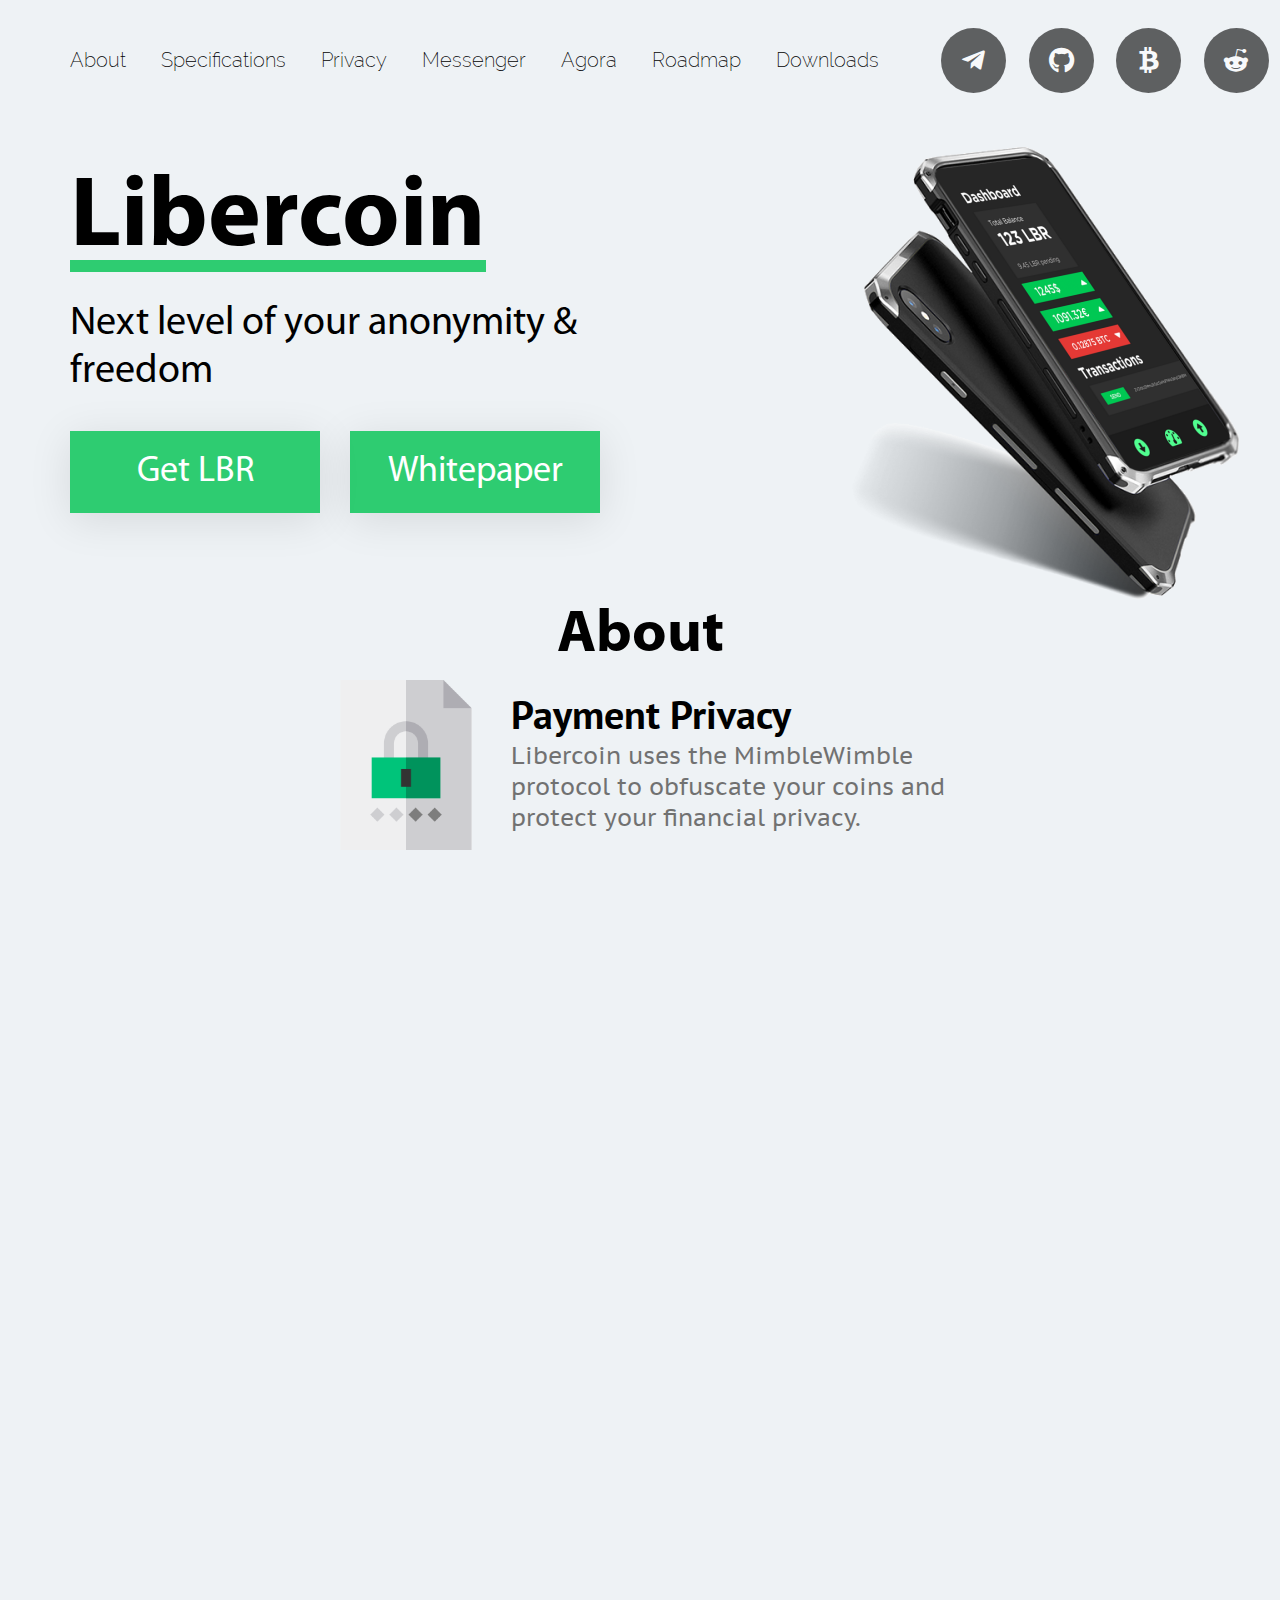
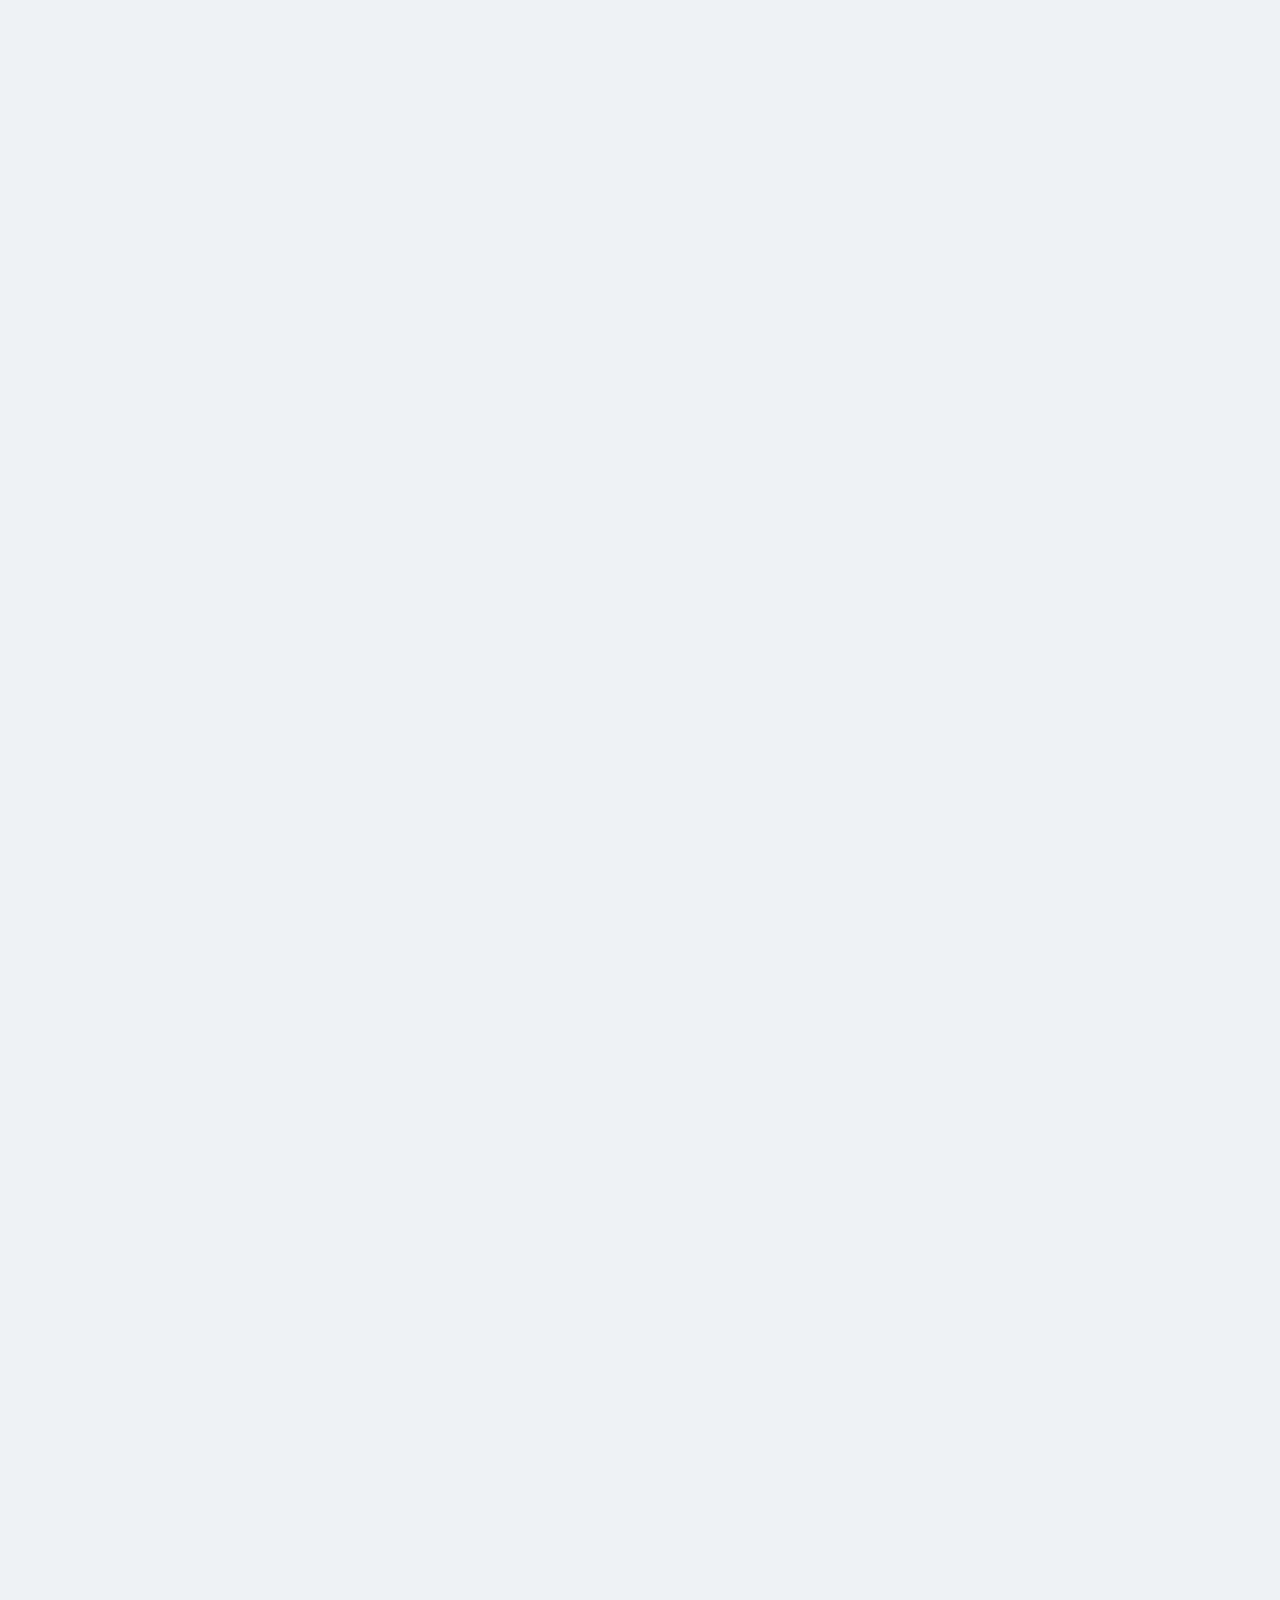
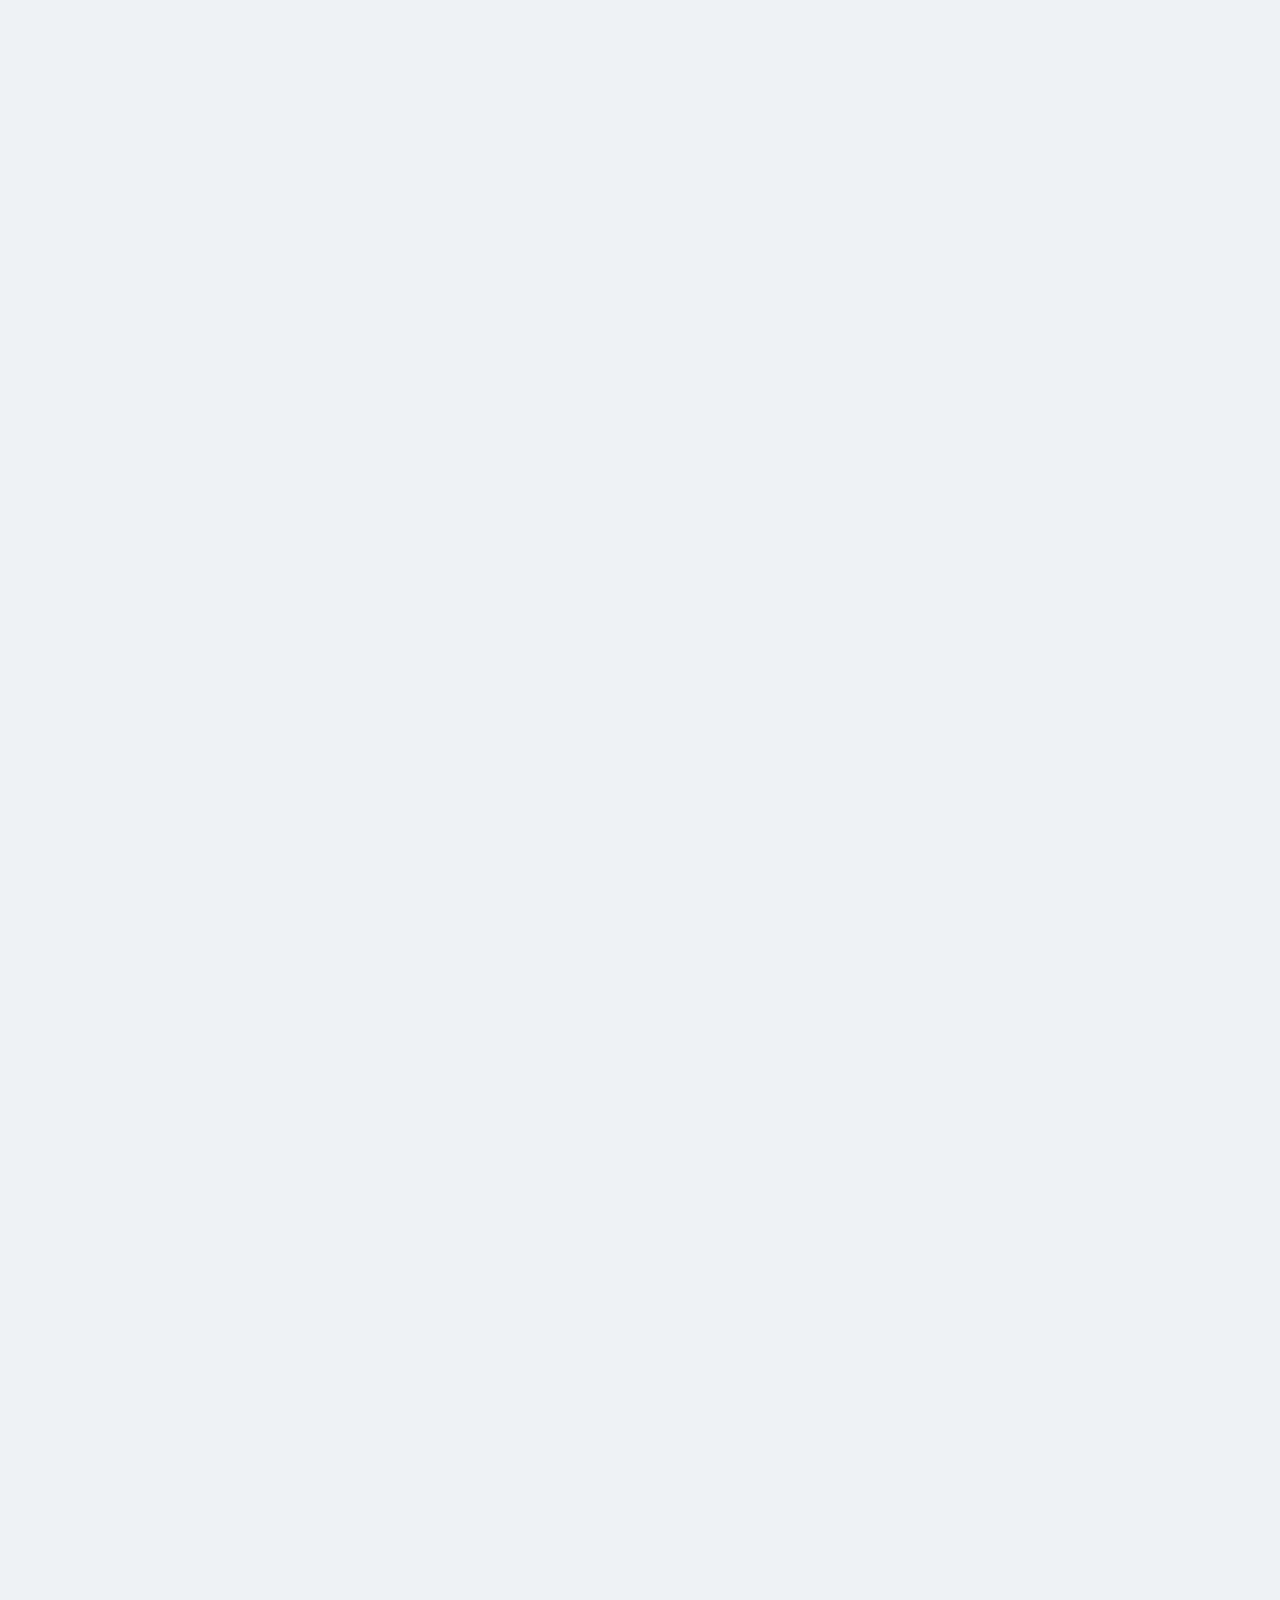
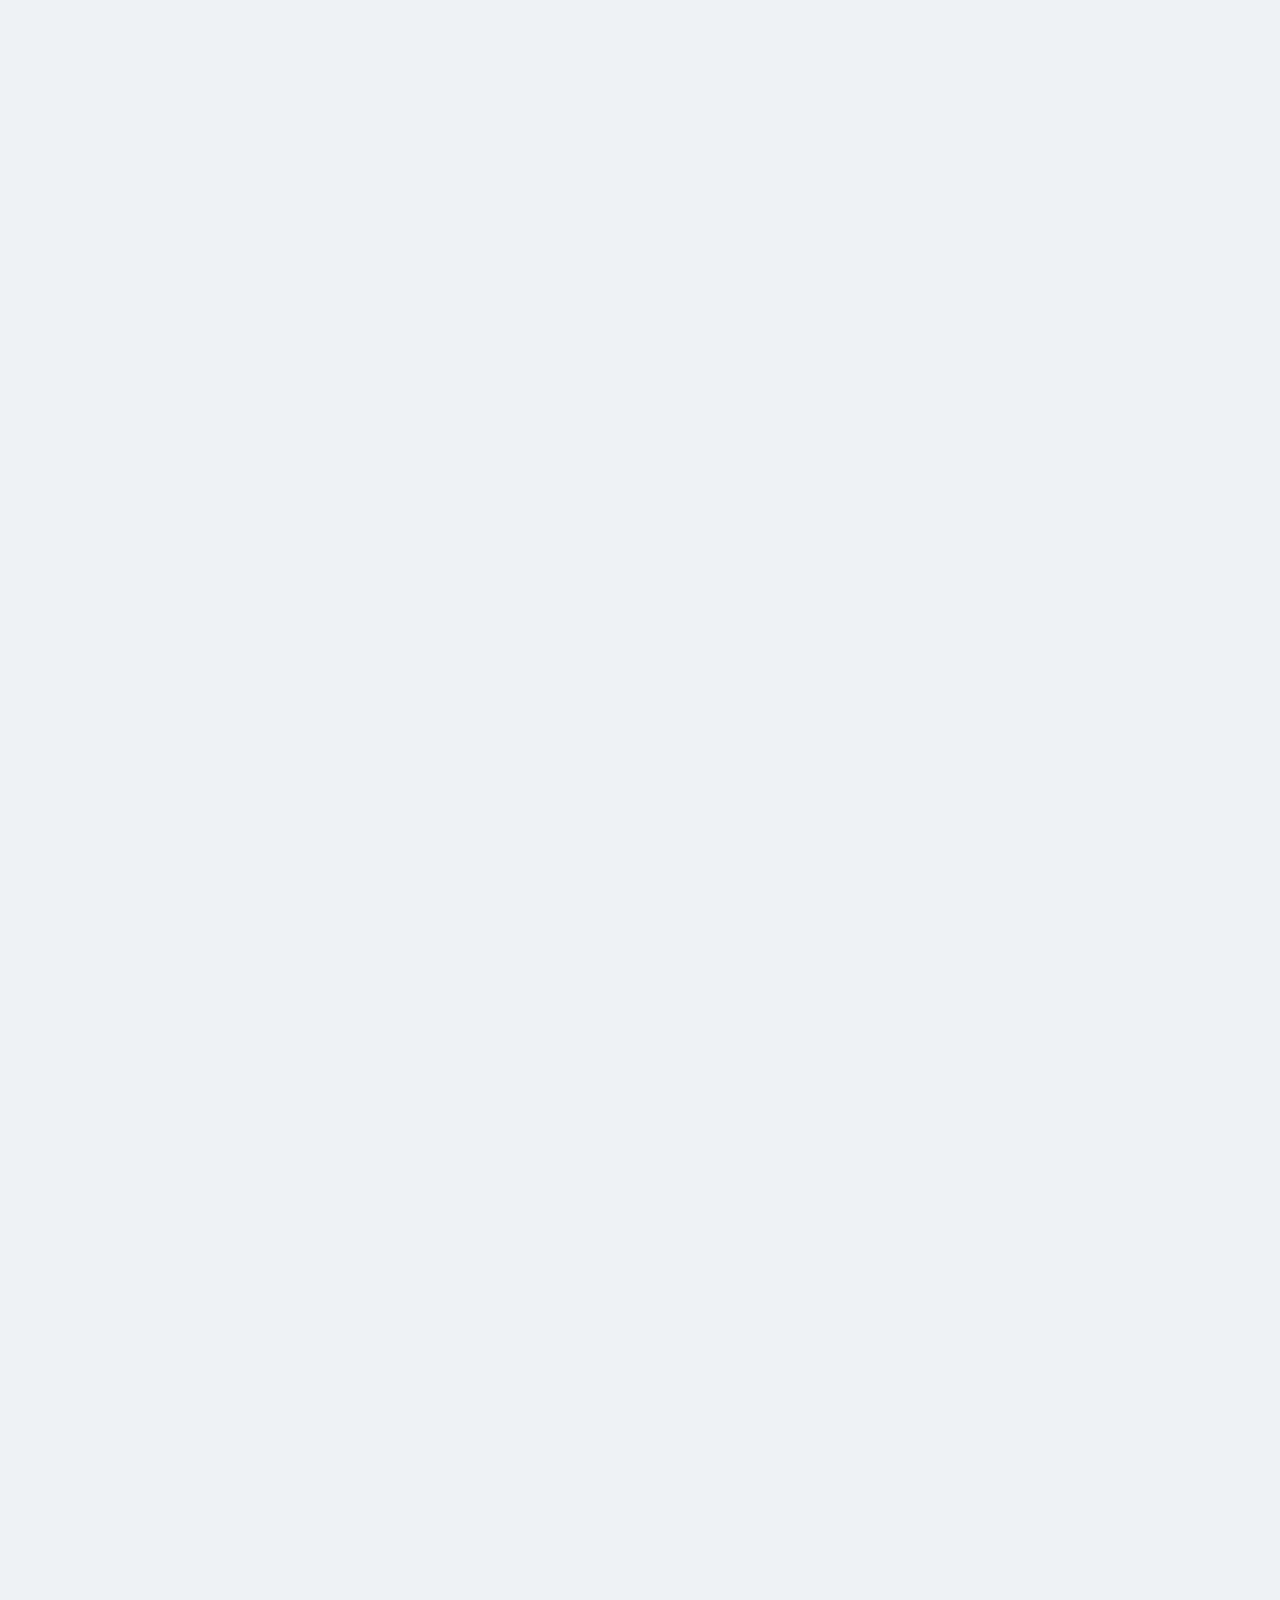
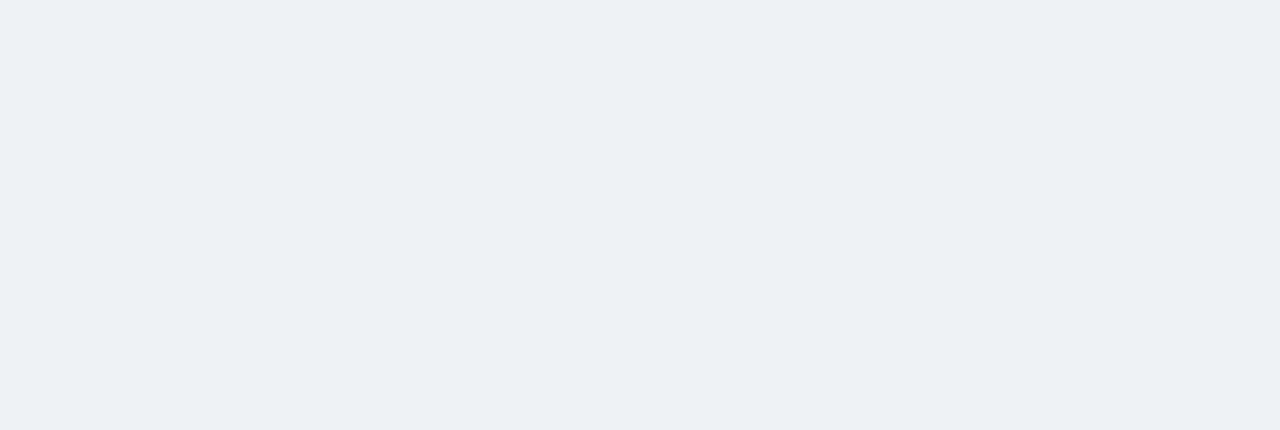
<file: index.html>
<!DOCTYPE html>
<html lang="en" style="overflow-x: hidden;">
<head>
  <meta charset="UTF-8">
  <meta name="viewport" content="width=device-width, initial-scale=1.0">
  <meta http-equiv="X-UA-Compatible" content="ie=edge">
  <title>Libercoin</title>
  <meta name="description" content="Libercoin is a new cryptocurrency for making fast transactions, which provides you with the next level of privacy">
  <meta name="keywords" content="Libercoin, Cryptocurrency, Privacy, MimbleWimble, Crypto, Coin, Currency, Trading">
  <link rel="icon" href="img/icon.png">
  <link rel="stylesheet" href="css/main.css">
  <link rel="stylesheet" href="css/animate.css">
  <script src="js/wow.min.js">

  </script>
  <script type="text/javascript">
    new WOW().init();
  </script>
</head>
<body>
  <section>
    <div class="main-screen">
      <div class="header">
        <div class="menu wow fadeInDown">
          <a href="#about" class="menu-item">About</a>
          <a href="#spec" class="menu-item">Specifications</a>
          <a href="#privacy" class="menu-item">Privacy</a>
          <a href="#lmessenger" class="menu-item">Messenger</a>
          <a href="#agora" class="menu-item">Agora</a>
          <a href="#rm" class="menu-item">Roadmap</a>
          <a href="#downloads" class="menu-item">Downloads</a>
        </div>
        <div class="header__socnetwork-circle-blocks wow fadeInRight">
          <div class="header__socnetwork-circle"><a href="https://t.me/libercoin_project"></a></div>
          <div class="header__socnetwork-circle"><a href="https://github.com/libercoinproject"></a></div>
          <div class="header__socnetwork-circle"><a href="#"></a></div>
          <div class="header__socnetwork-circle"><a href="#"></a></div>
        </div>
      </div>
      <div class="main-screen-side">
        <h1 class="main-screen__liber-title wow slideInLeft">Libercoin</h1>
        <p class="main-screen__description wow slideInLeft">Next level of your anonymity & freedom</p>
        <div class="main-screen__btn wow fadeInLeft" style="margin-bottom: 10px;"><a href="#downloads">Get LBR</a></div>
        <div class="main-screen__btn wow fadeInLeft"><a href="#">Whitepaper</a></div>
      </div>
      <img src="img/mockup1_4.png" alt="" class="main-screen__phone wow fadeInRight">
    </div>
  </section>
  <section>
    <div class="about" id="about">
      <div class="about__main-title-block">
        <h3 class="about__main-title wow flipInX">About</h3>
      </div>
      <div class="about__items wow zoomIn">
        <img src="img/file.png" alt="" class="about__items-img">
        <div class="about__items-text-block">
          <p class="about__items-title">Payment Privacy</p>
          <p class="about__items-description">Libercoin uses the MimbleWimble protocol to obfuscate your coins and protect your financial privacy.</p>
        </div>
      </div>
      <div class="about__items wow zoomIn">
        <img src="img/mail.png" alt="" class="about__items-img">
        <div class="about__items-text-block">
          <p class="about__items-title">Secure messanger</p>
          <p class="about__items-description">Libercoin allows you to anonymously send and receive encrypted messages via LMessenger.</p>
        </div>
      </div>
      <div class="about__items wow zoomIn">
        <img src="img/change.png" alt="" class="about__items-img">
        <div class="about__items-text-block">
          <p class="about__items-title">Free market</p>
          <p class="about__items-description">In the Agora you can freely exchange goods and services for libercoins anywhere in the world avoiding censoreship.</p>
        </div>
      </div>
    </div>
  </section>
  <section>
    <div class="spec" id="spec">
      <div class="about__main-title-block">
        <h3 class="spec__main-title wow flipInX">Specifications</h3>
      </div>
      <div class="spec__item wow slideInLeft">
        <img src="img/puzzle.png" alt="Consensus type: PoW" class="spec__img">
        <p class="spec__text">Consensus type: PoW</p>
      </div>
      <div class="spec__item wow slideInLeft">
        <img src="img/algo.png" alt="Mining algorithm: Cuckoo Cycle" class="spec__img">
        <p class="spec__text">Mining algorithm: Cuckoo Cycle</p>
      </div>
      <div class="spec__item wow slideInLeft">
        <img src="img/alarm-clock.png" alt="Block time: 1 minute" class="spec__img">
        <p class="spec__text">Block time: 1 minute</p>
      </div>
      <div class="spec__item wow slideInLeft">
        <img src="img/diagonal.png" alt="Block size: adaptive" class="spec__img">
        <p class="spec__text">Block size: adaptive (max 32 MB)</p>
      </div>
      <div class="spec__item wow slideInLeft">
        <img src="img/notes.png" alt="16 000+ transactions per minute" class="spec__img">
        <p class="spec__text">16,000+ transactions per minute</p>
      </div>  
      <div class="spec__item wow slideInLeft">
        <img src="img/strongbox.png" alt="Total supply: 16 000 000 LBR" class="spec__img">
        <p class="spec__text">Total supply: 16 * 10<span class="spec__mintext">6</span> LBR</p>
      </div>
      <div class="spec__item wow slideInLeft">
        <img src="img/wagon.png" alt="Premine: None" class="spec__img">
        <p class="spec__text">Premine: None</p>
      </div>
      <div class="spec__item wow slideInLeft">
        <img src="img/maze.png" alt="MimbleWimble" class="spec__img">
        <p class="spec__text">MimbleWimble protocol</p>
      </div>
      <div class="spec__item wow slideInLeft">
        <img src="img/libercoin_logo.png" alt="LPay" class="spec__img">
        <p class="spec__text">LPay Federated Network</p>
      </div>
	  <div class="spec__item wow slideInLeft">
        <img src="img/segwit.png" alt="Scriptless Scripts" class="spec__img">
        <p class="spec__text">Scriptless Scripts</p>
      </div>
      <div class="spec__item wow slideInLeft">
        <img src="img/lightning.png" alt="Lightning Network" class="spec__img">
        <p	 class="spec__text">Lightning Network</p>
      </div>
      <div class="spec__item wow slideInLeft">
        <img src="img/atom.png" alt="Atomic Swaps" class="spec__img">
        <p class="spec__text">Atomic Swaps</p>
      </div>
    </div>
  </section>
  <section>
    <div class="privacy" id="privacy">
      <div class="about__main-title-block">
        <h3 class="spec__main-title wow flipInX">Privacy</h3>
      </div>
      <div class="privacy__flex-block">
        <div class="privacy__flex-items wow flipInX">
          <img src="img/padlock.png" alt="Wallet encryption with password" class="privacy__img">
          <p class="privacy__text">Wallet encryption with password</p>
        </div>
        <div class="privacy__flex-items wow flipInX">
          <img src="img/email.png" alt="Messages are end-to-end encrypted" class="privacy__img">
          <p class="privacy__text">Messages are end-to-end encrypted</p>
        </div>
        <div class="privacy__flex-items wow flipInX">
          <img src="img/shield.png" alt="Libercoin is based on MimbleWimble protocol" class="privacy__img">
          <p class="privacy__text">Libercoin is based on MimbleWimble protocol</p>
        </div>
        <div class="privacy__flex-items wow flipInX">
          <img src="img/internet.png" alt="Connection with Tor" class="privacy__img">
          <p class="privacy__text">Tor connection designed for protecting your data</p>
        </div>
      </div>
    </div>
  </section>
  <section>
    <div class="messanger" id="lmessenger">
      <div class="about__main-title-block">
        <h3 class="spec__main-title wow flipInX">LMessenger</h3>
      </div>
      <img src="img/mockup2.png" alt="" class="messanger__screen-img wow fadeInLeft">
      <div class="messanger__flex-block">
        <div class="messanger__flex-items wow slideInRight">
          <img src="img/padlock.png" alt="" class="messanger__img">
          <div class="messanger__text-block">
            <h4 class="messanger__item-title">End-to-end</h4>
            <p class="messanger__item-description">All messages and attachments are end-to-end encrypted.</p>
          </div>
        </div>
        <div class="messanger__flex-items wow slideInRight">
          <img src="img/phone-book.png" alt="" class="messanger__img">
          <div class="messanger__text-block">
            <h4 class="messanger__item-title">Anonymity</h4>
            <p class="messanger__item-description">LMessenger addresses are different from LPay ones in order to protect your data.</p>
          </div>
        </div>
        <div class="messanger__flex-items wow slideInRight">
          <img src="img/team.png" alt="" class="messanger__img">
          <div class="messanger__text-block">
            <h4 class="messanger__item-title">Groups</h4>
            <p class="messanger__item-description">You can create private chat with unlimited number of members.</p>
          </div>
        </div>
        <div class="messanger__flex-items wow slideInRight">
          <img src="img/qr-code.png" alt="" class="messanger__img">
          <div class="messanger__text-block">
            <h4 class="messanger__item-title">Nicknames</h4>
            <p class="messanger__item-description">You can assign nicknames for your friends and other people from your contact list.</p>
          </div>
        </div>
      </div>
    </div>
  </section>
  <section>
    <div class="agora" id="agora">
      <div class="about__main-title-block">
        <h3 class="spec__main-title wow flipInX">Agora</h3>
      </div>
      <div class="privacy__flex-block">
        <div class="privacy__flex-items wow flipInX">
          <img src="img/businessman.png" alt="Buy products with Libercoin" class="privacy__img">
          <p class="privacy__text">Buy products with Libercoin</p>
        </div>
        <div class="privacy__flex-items wow flipInX">
          <img src="img/decentralized.png" alt="Privacy and Decentralization" class="privacy__img">
          <p class="privacy__text">Privacy and Decentralization</p>
        </div>
        <div class="privacy__flex-items wow flipInX">
          <img src="img/earth-globe.png" alt="Avaible from around the world" class="privacy__img">
          <p class="privacy__text">Accessible worldwide</p>
        </div>
        <div class="privacy__flex-items wow flipInX">
          <img src="img/censor1.png" alt="No censorship" class="privacy__img">
          <p class="privacy__text">No censorship</p>
        </div>
      </div>
    </div>
  </section>
  <section>
    <div class="rm" id="rm">
      <div class="about__main-title-block">
        <h3 class="spec__main-title wow flipInX">Roadmap</h3>
      </div>
      <div class="rm__main-flex">
        <div class="rm__date-flex-block">
          <div class="rm_date-block wow flipInX">
            <span>October<br>2019</span>
          </div>
          <div class="rm_date-block wow flipInX">
            <span>November<br>2019</span>
          </div>
          <div class="rm_date-block wow flipInX">
            <span>November<br>2019</span>
          </div>
          <div class="rm_date-block wow flipInX">
            <span>December<br>2019</span>
          </div>
          <div class="rm_date-block wow flipInX">
            <span>December<br>2019</span>
          </div>
          <div class="rm_date-block wow flipInX">
            <span>Q1 2020</span>
          </div>
          <div class="rm_date-block wow flipInX">
            <span>Q2 2020</span>
          </div>
        </div>
        <div class="rm__rm-line-block wow zoomIn">
          <div class="rm__rm-line-circle"></div>
          <div class="rm__rm-line"></div>
          <div class="rm__rm-line-circle"></div>
          <div class="rm__rm-line"></div>
          <div class="rm__rm-line-circle"></div>
          <div class="rm__rm-line"></div>
          <div class="rm__rm-line-circle"></div>
          <div class="rm__rm-line"></div>
          <div class="rm__rm-line-circle"></div>
          <div class="rm__rm-line"></div>
          <div class="rm__rm-line-circle"></div>
          <div class="rm__rm-line"></div>
          <div class="rm__rm-line-circle"></div>
        </div>
        <div class="rm__date-item-block">
          <div class="rm__text-block wow flipInX">
            <span>Web Wallet</span>
          </div>
          <div class="rm__text-block wow flipInX">
            <span>Mobile Wallet</span>
          </div>
          <div class="rm__text-block wow flipInX">
            <span>Libercoin Knowledge Base</span>
          </div>
          <div class="rm__text-block wow flipInX">
            <span>LPoS</span>
          </div>
          <div class="rm__text-block wow flipInX">
            <span>Encrypted File Sharing</span>
          </div>
          <div class="rm__text-block wow flipInX">
            <span>Encrypted Voice Calls</span>
          </div>
          <div class="rm__text-block wow flipInX">
            <span>Encrypted Video Calls</span>
          </div>
        </div>
      </div>
    </div>
  </section>
  <section>
    <div class="downloads" id="downloads">
      <div class="about__main-title-block">
        <h3 class="spec__main-title wow flipInX">Downloads</h3>
      </div>
      <div class="downloads__flex-block">
        <div class="downloads__items wow fadeInLeft">
          <img src="img/windows.svg" alt="Download wallet for Windows" class="downloads__img">
          <div class="downloads__text-block">
            <p class="downloads__text">Windows</p>
            <a href="" class="downloads__btn">Download</a>
          </div>
        </div>
        <div class="downloads__items wow flipInX">
          <img src="img/apple.svg" alt="Download wallet for Windows" class="downloads__img">
          <div class="downloads__text-block">
            <p class="downloads__text">MacOS</p>
            <a href="" class="downloads__btn">Download</a>
          </div>
        </div>
        <div class="downloads__items wow fadeInRight">
          <img src="img/linux.svg" alt="Download wallet for Windows" class="downloads__img">
          <div class="downloads__text-block">
            <p class="downloads__text">Linux</p>
            <a href="" class="downloads__btn">Download</a>
          </div>
        </div>
      </div>
    </div>
  </section>
  <section>
    <div class="social">
      <div class="social__flex">
        <div class="social__circle wow shake"><a href="https://t.me/libercoin_project"></a></div>
        <div class="social__circle wow shake"><a href="https://github.com/libercoinproject"></a></div>
        <div class="social__circle wow shake"><a href=""></a></div>
        <div class="social__circle wow shake"><a href=""></a></div>
      </div>
      <p class="copyright wow fadeInUp">&copy; Libercoin Foundation, 2017-<script type="text/javascript">var year = new Date(); document.write(year.getFullYear());</script>. All Rights Reserved.</p>
    </div>
  </section>
</body>
</html>
</file>
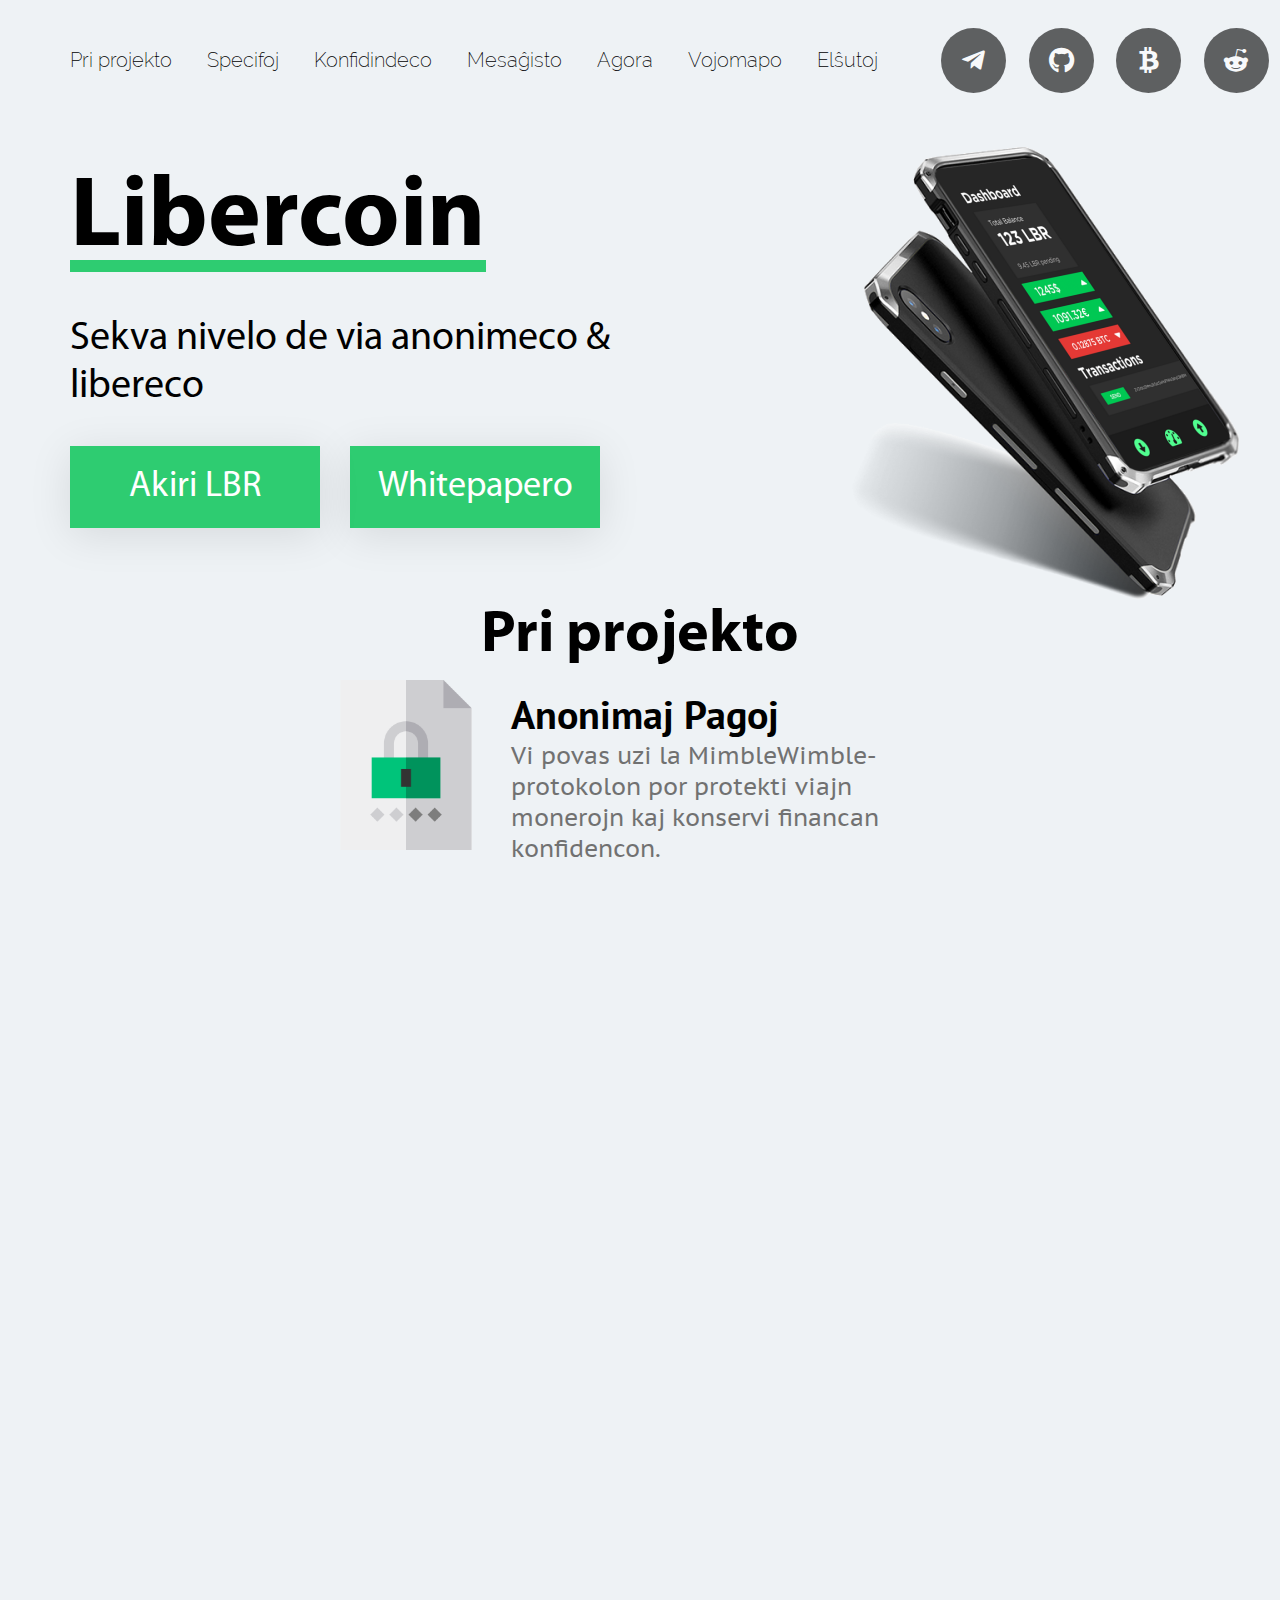
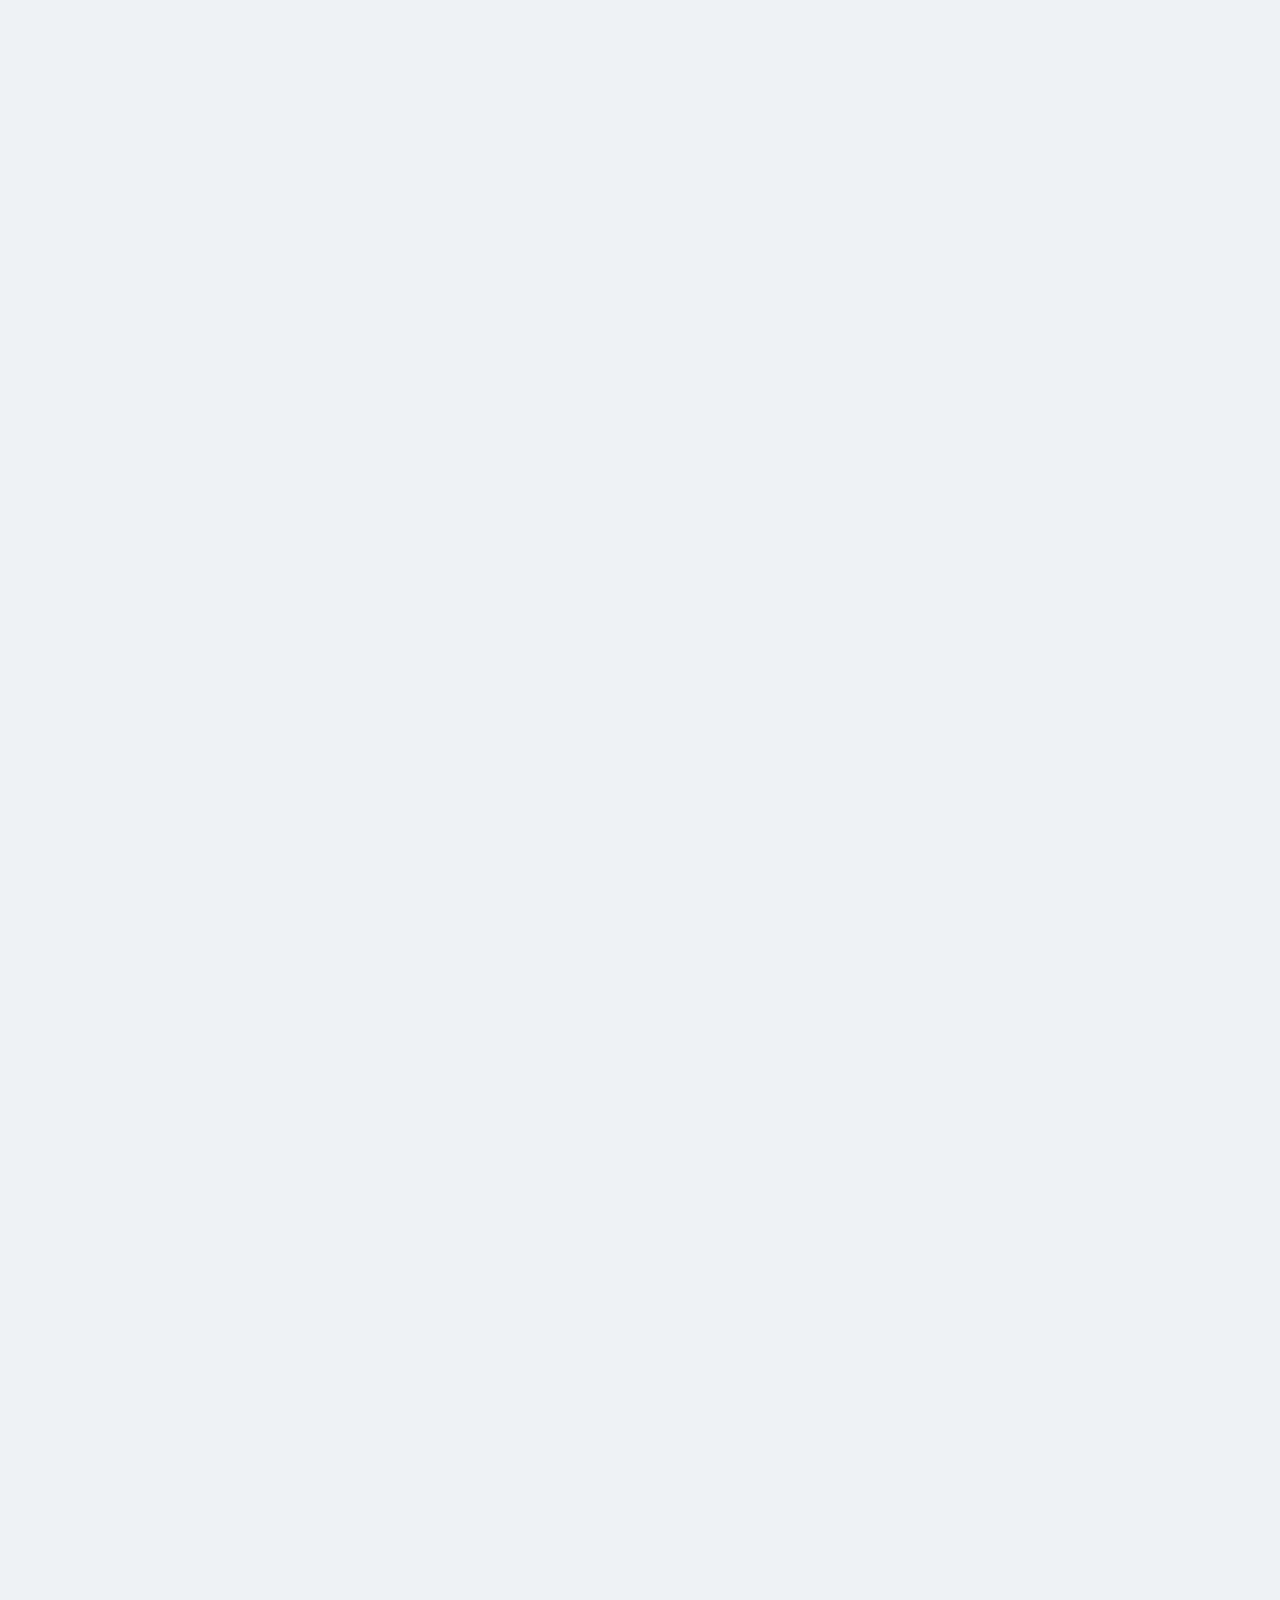
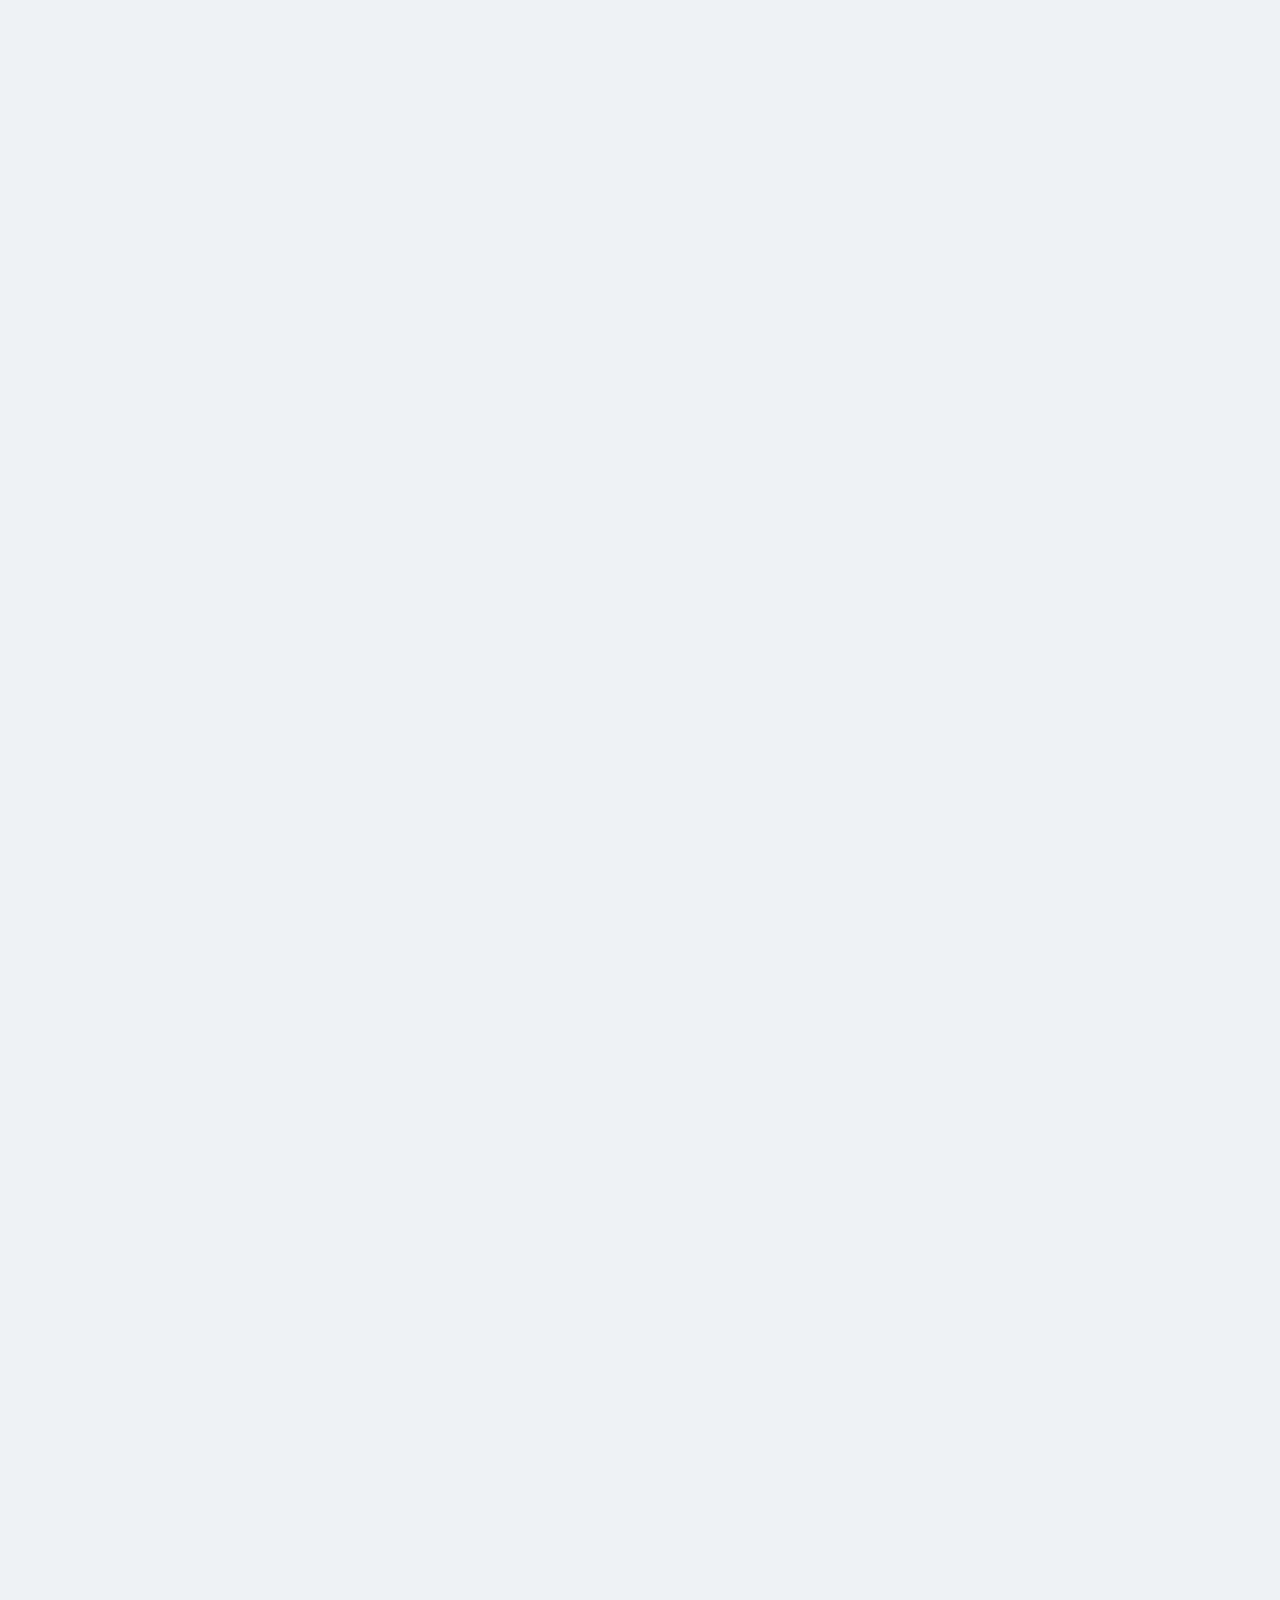
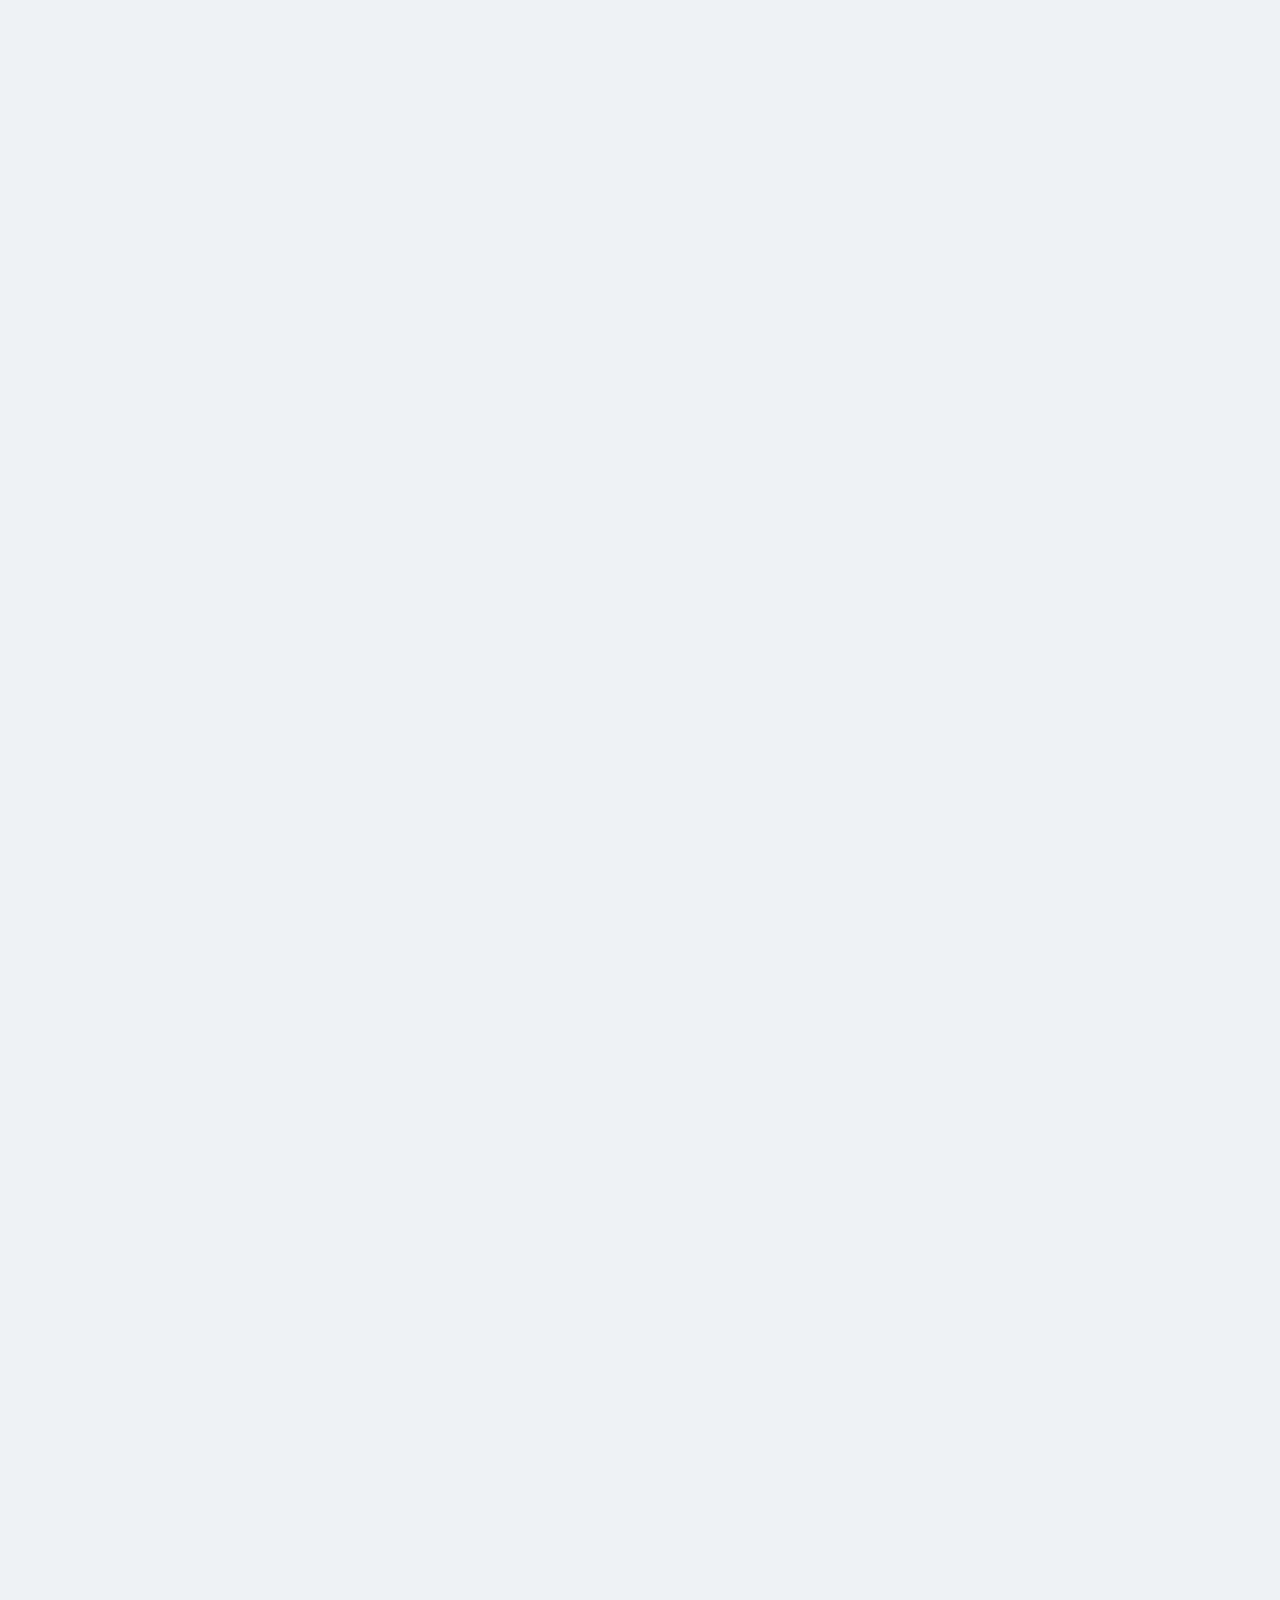
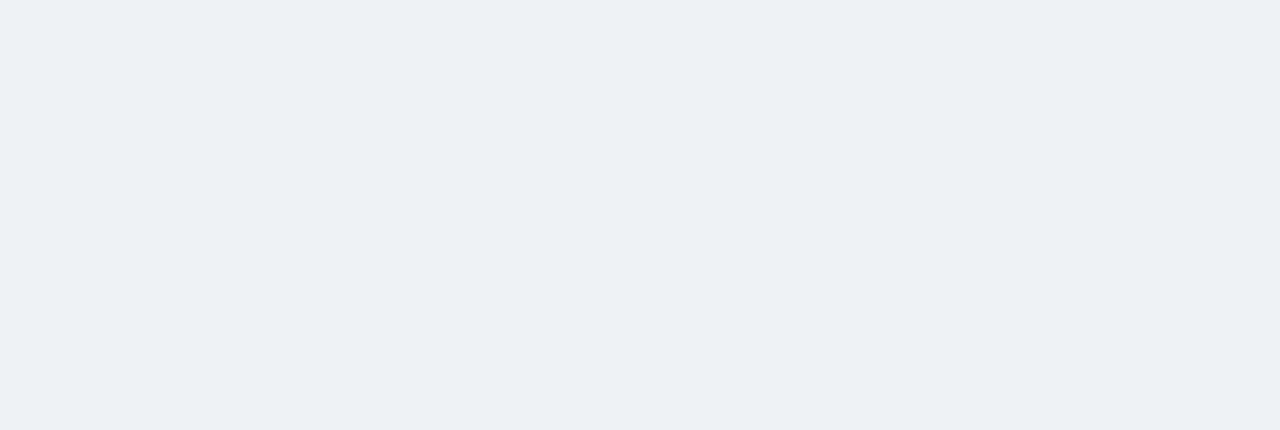
<file: eo/index.html>
<!DOCTYPE html>
<html lang="en" style="overflow-x: hidden;">
<head>
  <meta charset="UTF-8">
  <meta name="viewport" content="width=device-width, initial-scale=1.0">
  <meta http-equiv="X-UA-Compatible" content="ie=edge">
  <title>Libercoin</title>
  <meta name="description" content="Libercoin is a new cryptocurrency for making fast transactions, which provides you with the next level of privacy">
  <meta name="keywords" content="Libercoin, Cryptocurrency, Privacy, Crypto, Coin, Currency, Trading">
  <link rel="icon" href="img/icon.png">
  <link rel="stylesheet" href="css/main.css">
  <link rel="stylesheet" href="css/animate.css">
  <script src="js/wow.min.js">

  </script>
  <script type="text/javascript">
    new WOW().init();
  </script>
</head>
<body>
  <section>
    <div class="main-screen">
      <div class="header">
        <div class="menu wow fadeInDown">
          <a href="#about" class="menu-item">Pri projekto</a>
          <a href="#spec" class="menu-item">Specifoj</a>
          <a href="#privacy" class="menu-item">Konfidindeco</a>
          <a href="#LMessenger" class="menu-item">Mesaĝisto</a>
          <a href="#agora" class="menu-item">Agora</a>
          <a href="#rm" class="menu-item">Vojomapo</a>
          <a href="#downloads" class="menu-item">Elŝutoj</a>
        </div>
        <div class="header__socnetwork-circle-blocks wow fadeInRight">
          <div class="header__socnetwork-circle"><a href="https://t.me/libercoin_project"></a></div>
          <div class="header__socnetwork-circle"><a href="https://github.com/libercoinproject"></a></div>
          <div class="header__socnetwork-circle"><a href="#"></a></div>
          <div class="header__socnetwork-circle"><a href="#"></a></div>
        </div>
      </div>
      <div class="main-screen-side">
        <h1 class="main-screen__liber-title wow slideInLeft">Libercoin</h1>
        <p class="main-screen__description wow slideInLeft">Sekva nivelo de via anonimeco & libereco</p>
        <div class="main-screen__btn wow fadeInLeft" style="margin-bottom: 10px;"><a href="#">Akiri LBR</a></div>
        <div class="main-screen__btn wow fadeInLeft"><a href="#">Whitepapero</a></div>
      </div>
      <img src="img/mockup1_4.png" alt="" class="main-screen__phone wow fadeInRight">
    </div>
  </section>
  <section>
    <div class="about" id="about">
      <div class="about__main-title-block">
        <h3 class="about__main-title wow flipInX">Pri projekto</h3>
      </div>
      <div class="about__items wow zoomIn">
        <img src="img/file.png" alt="" class="about__items-img">
        <div class="about__items-text-block">
          <p class="about__items-title">Anonimaj Pagoj</p>
          <p class="about__items-description">Vi povas uzi la MimbleWimble-protokolon por protekti viajn monerojn kaj konservi financan konfidencon.</p>
        </div>
      </div>
      <div class="about__items wow zoomIn">
        <img src="img/mail.png" alt="" class="about__items-img">
        <div class="about__items-text-block">
          <p class="about__items-title">Sekura mesaĝisto</p>
          <p class="about__items-description">Libercoin permesas vin anonime sendi kaj ricevi ĉifritajn mesaĝojn ene de la sistemo LMessenger.</p>
        </div>
      </div>
      <div class="about__items wow zoomIn">
        <img src="img/change.png" alt="" class="about__items-img">
        <div class="about__items-text-block">
          <p class="about__items-title">Senpaga merkato</p>
          <p class="about__items-description">En la Agora vi povas libere interŝanĝi varojn kaj servojn por liberaluloj en ĉiuj, evitante cenzuras.</p>
        </div>
      </div>
    </div>
  </section>
  <section>
    <div class="spec" id="spec">
      <div class="about__main-title-block">
        <h3 class="spec__main-title wow flipInX">Specifoj</h3>
      </div>
      <div class="spec__item wow slideInLeft">
        <img src="img/puzzle.png" alt="Consensus type: PoW" class="spec__img">
        <p class="spec__text">Konsento-tipo: Provo-de-Laboro</p>
      </div>
      <div class="spec__item wow slideInLeft">
        <img src="img/algo.png" alt="Mining algorithm: Cuckoo Cycle" class="spec__img">
        <p class="spec__text">Algoritmo de minería: Cuckoo Cycle</p>
      </div>
      <div class="spec__item wow slideInLeft">
        <img src="img/alarm-clock.png" alt="Block time: 1 minute" class="spec__img">
        <p class="spec__text">Bloko tempo: 1 minuto</p>
      </div>
      <div class="spec__item wow slideInLeft">
        <img src="img/diagonal.png" alt="Block size: adaptive" class="spec__img">
        <p class="spec__text">Bloco grandeco: adapta</p>
      </div>
      <div class="spec__item wow slideInLeft">
        <img src="img/notes.png" alt="16,000 transactions per minute" class="spec__img">
        <p class="spec__text">16,000+ transakcioj por minuto</p>
      </div>
      <div class="spec__item wow slideInLeft">
        <img src="img/strongbox.png" alt="Total supply: 16 000 000 LBR" class="spec__img">
        <p class="spec__text">Tuta provizo: 16 * 10<span class="spec__mintext">6</span> LBR</p>
      </div>
      <div class="spec__item wow slideInLeft">
        <img src="img/wagon.png" alt="Premine: None" class="spec__img">
        <p class="spec__text">Antaŭ-ĉerpita: neniu</p>
      </div>
      <div class="spec__item wow slideInLeft">
        <img src="img/maze.png" alt="MimbleWimble" class="spec__img">
        <p class="spec__text">MimbleWimble protokolo</p>
      </div>
      <div class="spec__item wow slideInLeft">
        <img src="img/libercoin_logo.png" alt="LPay" class="spec__img">
        <p class="spec__text">LPay</p>
      </div>
	  <div class="spec__item wow slideInLeft">
        <img src="img/segwit.png" alt="Scriptless Scripts" class="spec__img">
        <p class="spec__text">Scriptless Scripts</p>
      </div>
      <div class="spec__item wow slideInLeft">
        <img src="img/lightning.png" alt="Lightning Network" class="spec__img">
        <p	 class="spec__text">Lightning Network</p>
      </div>
      <div class="spec__item wow slideInLeft">
        <img src="img/atom.png" alt="Atomic Swap" class="spec__img">
        <p class="spec__text">Atomic Swap</p>
      </div>
    </div>
  </section>
  <section>
    <div class="privacy" id="privacy">
      <div class="about__main-title-block">
        <h3 class="spec__main-title wow flipInX">Konfidindeco</h3>
      </div>
      <div class="privacy__flex-block">
        <div class="privacy__flex-items wow flipInX">
          <img src="img/padlock.png" alt="Wallet encryption with password" class="privacy__img">
          <p class="privacy__text">La monujo estas ĉifrita per pasvorto</p>
        </div>
        <div class="privacy__flex-items wow flipInX">
          <img src="img/email.png" alt="Messages are end-to-end encrypted" class="privacy__img">
          <p class="privacy__text">Mesaĝoj estas finfine ĉifritaj</p>
        </div>
        <div class="privacy__flex-items wow flipInX">
          <img src="img/shield.png" alt="Libercoin is based on MimbleWimble protocol" class="privacy__img">
          <p class="privacy__text">Libercoin bazas protokolo MimbleWimble</p>
        </div>
        <div class="privacy__flex-items wow flipInX">
          <img src="img/internet.png" alt="Connection with Tor" class="privacy__img">
          <p class="privacy__text">Konekto kun Tor</p>
        </div>
      </div>
    </div>
  </section>
  <section>
    <div class="messanger" id="LMessenger">
      <div class="about__main-title-block">
        <h3 class="spec__main-title wow flipInX">LMessenger</h3>
      </div>
      <img src="img/mockup2.png" alt="" class="messanger__screen-img wow fadeInLeft">
      <div class="messanger__flex-block">
        <div class="messanger__flex-items wow slideInRight">
          <img src="img/padlock.png" alt="" class="messanger__img">
          <div class="messanger__text-block">
            <h4 class="messanger__item-title">End-to-end</h4>
            <p class="messanger__item-description">Ĉiuj mesaĝoj estas finfine ĉifritaj per SHA-256-algoritmo.</p>
          </div>
        </div>
        <div class="messanger__flex-items wow slideInRight">
          <img src="img/phone-book.png" alt="" class="messanger__img">
          <div class="messanger__text-block">
            <h4 class="messanger__item-title">Anonimeco</h4>
            <p class="messanger__item-description">LMessenger uzas nerelatajn adresojn por protekti vian anonimecon.</p>
          </div>
        </div>
        <div class="messanger__flex-items wow slideInRight">
          <img src="img/team.png" alt="" class="messanger__img">
          <div class="messanger__text-block">
            <h4 class="messanger__item-title">Grupoj</h4>
            <p class="messanger__item-description">Vi povas krei privatan babilejon kun senlima nombro da interparolantoj.</p>
          </div>
        </div>
        <div class="messanger__flex-items wow slideInRight">
          <img src="img/qr-code.png" alt="" class="messanger__img">
          <div class="messanger__text-block">
            <h4 class="messanger__item-title">Alnomoj</h4>
            <p class="messanger__item-description">Vi povas atribui alnomojn al viaj amikoj kaj aliaj popoloj de via kontakta listo.</p>
          </div>
        </div>
      </div>
    </div>
  </section>
  <section>
    <div class="agora" id="agora">
      <div class="about__main-title-block">
        <h3 class="spec__main-title wow flipInX">Agora</h3>
      </div>
      <div class="privacy__flex-block">
        <div class="privacy__flex-items wow flipInX">
          <img src="img/businessman.png" alt="Buy products with Libercoin" class="privacy__img">
          <p class="privacy__text">Aĉetu produktojn kun Libercoin</p>
        </div>
        <div class="privacy__flex-items wow flipInX">
          <img src="img/decentralized.png" alt="Privacy and Decentralization" class="privacy__img">
          <p class="privacy__text">Privacidad kaj malcentralizo</p>
        </div>
        <div class="privacy__flex-items wow flipInX">
          <img src="img/earth-globe.png" alt="Avaible from around the world" class="privacy__img">
          <p class="privacy__text">Atingebla tutmonde</p>
        </div>
        <div class="privacy__flex-items wow flipInX">
          <img src="img/censor1.png" alt="No censorship" class="privacy__img">
          <p class="privacy__text">Neniu cenzuras</p>
        </div>
      </div>
    </div>
  </section>
  <section>
    <div class="rm" id="rm">
      <div class="about__main-title-block">
        <h3 class="spec__main-title wow flipInX">Vojomapo</h3>
      </div>
      <div class="rm__main-flex">
        <div class="rm__date-flex-block">
          <div class="rm_date-block wow flipInX">
            <span>Oktobro<br>2019</span>
          </div>
          <div class="rm_date-block wow flipInX">
            <span>Novembro<br>2019</span>
          </div>
          <div class="rm_date-block wow flipInX">
            <span>Novembro<br>2019</span>
          </div>
          <div class="rm_date-block wow flipInX">
            <span>Decembro<br>2019</span>
          </div>
          <div class="rm_date-block wow flipInX">
            <span>Decembro<br>2019</span>
          </div>
          <div class="rm_date-block wow flipInX">
            <span>K1 2020</span>
          </div>
          <div class="rm_date-block wow flipInX">
            <span>K2 2020</span>
          </div>
        </div>
        <div class="rm__rm-line-block wow zoomIn">
          <div class="rm__rm-line-circle"></div>
          <div class="rm__rm-line"></div>
          <div class="rm__rm-line-circle"></div>
          <div class="rm__rm-line"></div>
          <div class="rm__rm-line-circle"></div>
          <div class="rm__rm-line"></div>
          <div class="rm__rm-line-circle"></div>
          <div class="rm__rm-line"></div>
          <div class="rm__rm-line-circle"></div>
          <div class="rm__rm-line"></div>
          <div class="rm__rm-line-circle"></div>
          <div class="rm__rm-line"></div>
          <div class="rm__rm-line-circle"></div>
        </div>
        <div class="rm__date-item-block">
          <div class="rm__text-block wow flipInX">
            <span>Retejo Monujo</span>
          </div>
          <div class="rm__text-block wow flipInX">
            <span>Poŝtelefono Monujo</span>
          </div>
          <div class="rm__text-block wow flipInX">
            <span>Libercoin kono bazo</span>
          </div>
          <div class="rm__text-block wow flipInX">
            <span>LPay</span>
          </div>
          <div class="rm__text-block wow flipInX">
            <span>Ĉifrita disdonado de dosieroj</span>
          </div>
          <div class="rm__text-block wow flipInX">
            <span>Ĉifrita Voĉaj Vokoj</span>
          </div>
          <div class="rm__text-block wow flipInX">
            <span>Ĉifrita Video Vokoj</span>
          </div>
        </div>
      </div>
    </div>
  </section>
  <section>
    <div class="downloads" id="downloads">
      <div class="about__main-title-block">
        <h3 class="spec__main-title wow flipInX">Elŝutoj</h3>
      </div>
      <div class="downloads__flex-block">
        <div class="downloads__items wow fadeInLeft">
          <img src="img/windows.svg" alt="Download wallet for Windows" class="downloads__img">
          <div class="downloads__text-block">
            <p class="downloads__text">Windows</p>
            <a href="" class="downloads__btn">Elŝuti</a>
          </div>
        </div>
        <div class="downloads__items wow flipInX">
          <img src="img/apple.svg" alt="Download wallet for Windows" class="downloads__img">
          <div class="downloads__text-block">
            <p class="downloads__text">MacOS</p>
            <a href="" class="downloads__btn">Elŝuti</a>
          </div>
        </div>
        <div class="downloads__items wow fadeInRight">
          <img src="img/linux.svg" alt="Download wallet for Windows" class="downloads__img">
          <div class="downloads__text-block">
            <p class="downloads__text">Linux</p>
            <a href="" class="downloads__btn">Elŝuti</a>
          </div>
        </div>
      </div>
    </div>
  </section>
  <section>
    <div class="social">
      <div class="social__flex">
        <div class="social__circle wow shake"><a href="https://t.me/libercoin_project"></a></div>
        <div class="social__circle wow shake"><a href="https://github.com/libercoinproject"></a></div>
        <div class="social__circle wow shake"><a href=""></a></div>
        <div class="social__circle wow shake"><a href=""></a></div>
      </div>
      <p class="copyright wow fadeInUp">&copy; Libercoin Fondo, 2017-<script type="text/javascript">var year = new Date(); document.write(year.getFullYear());</script>. Ĉiuj rajtoj rezervitaj.</p>
    </div>
  </section>
</body>
</html>
</file>
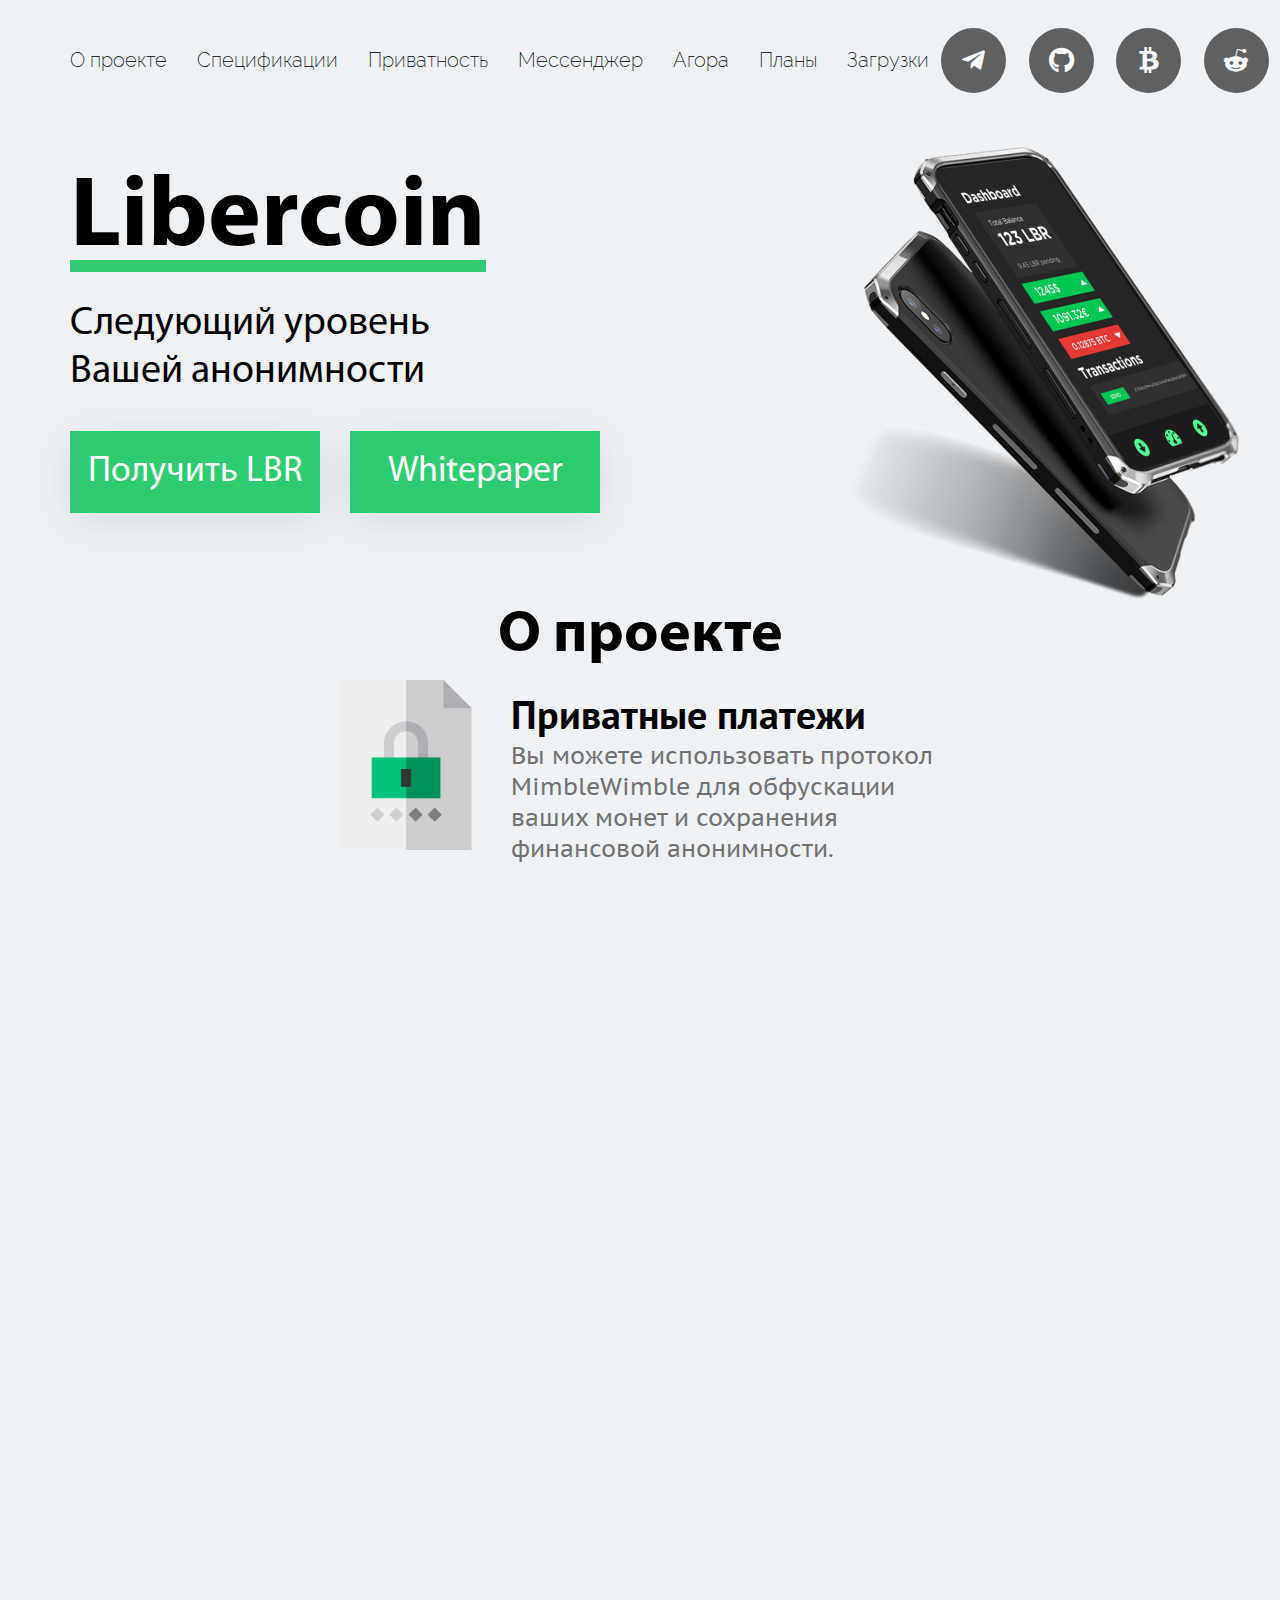
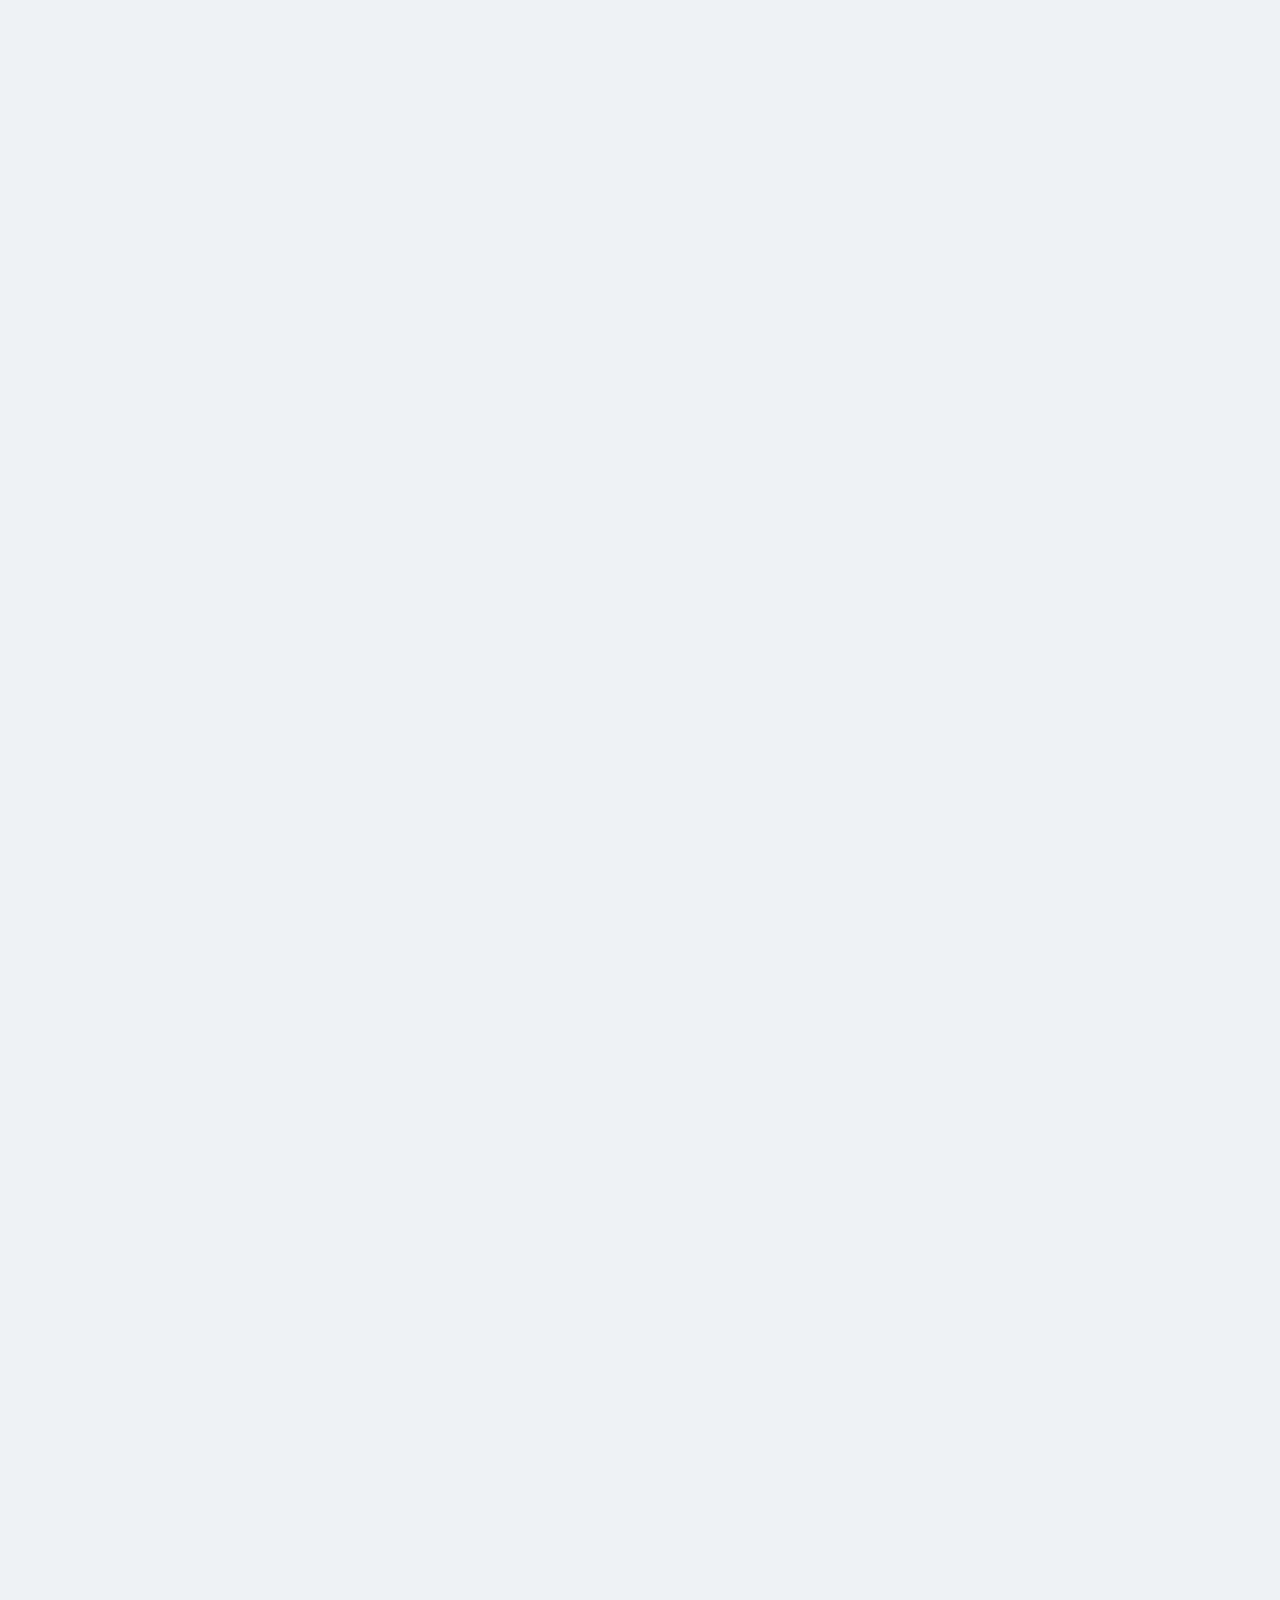
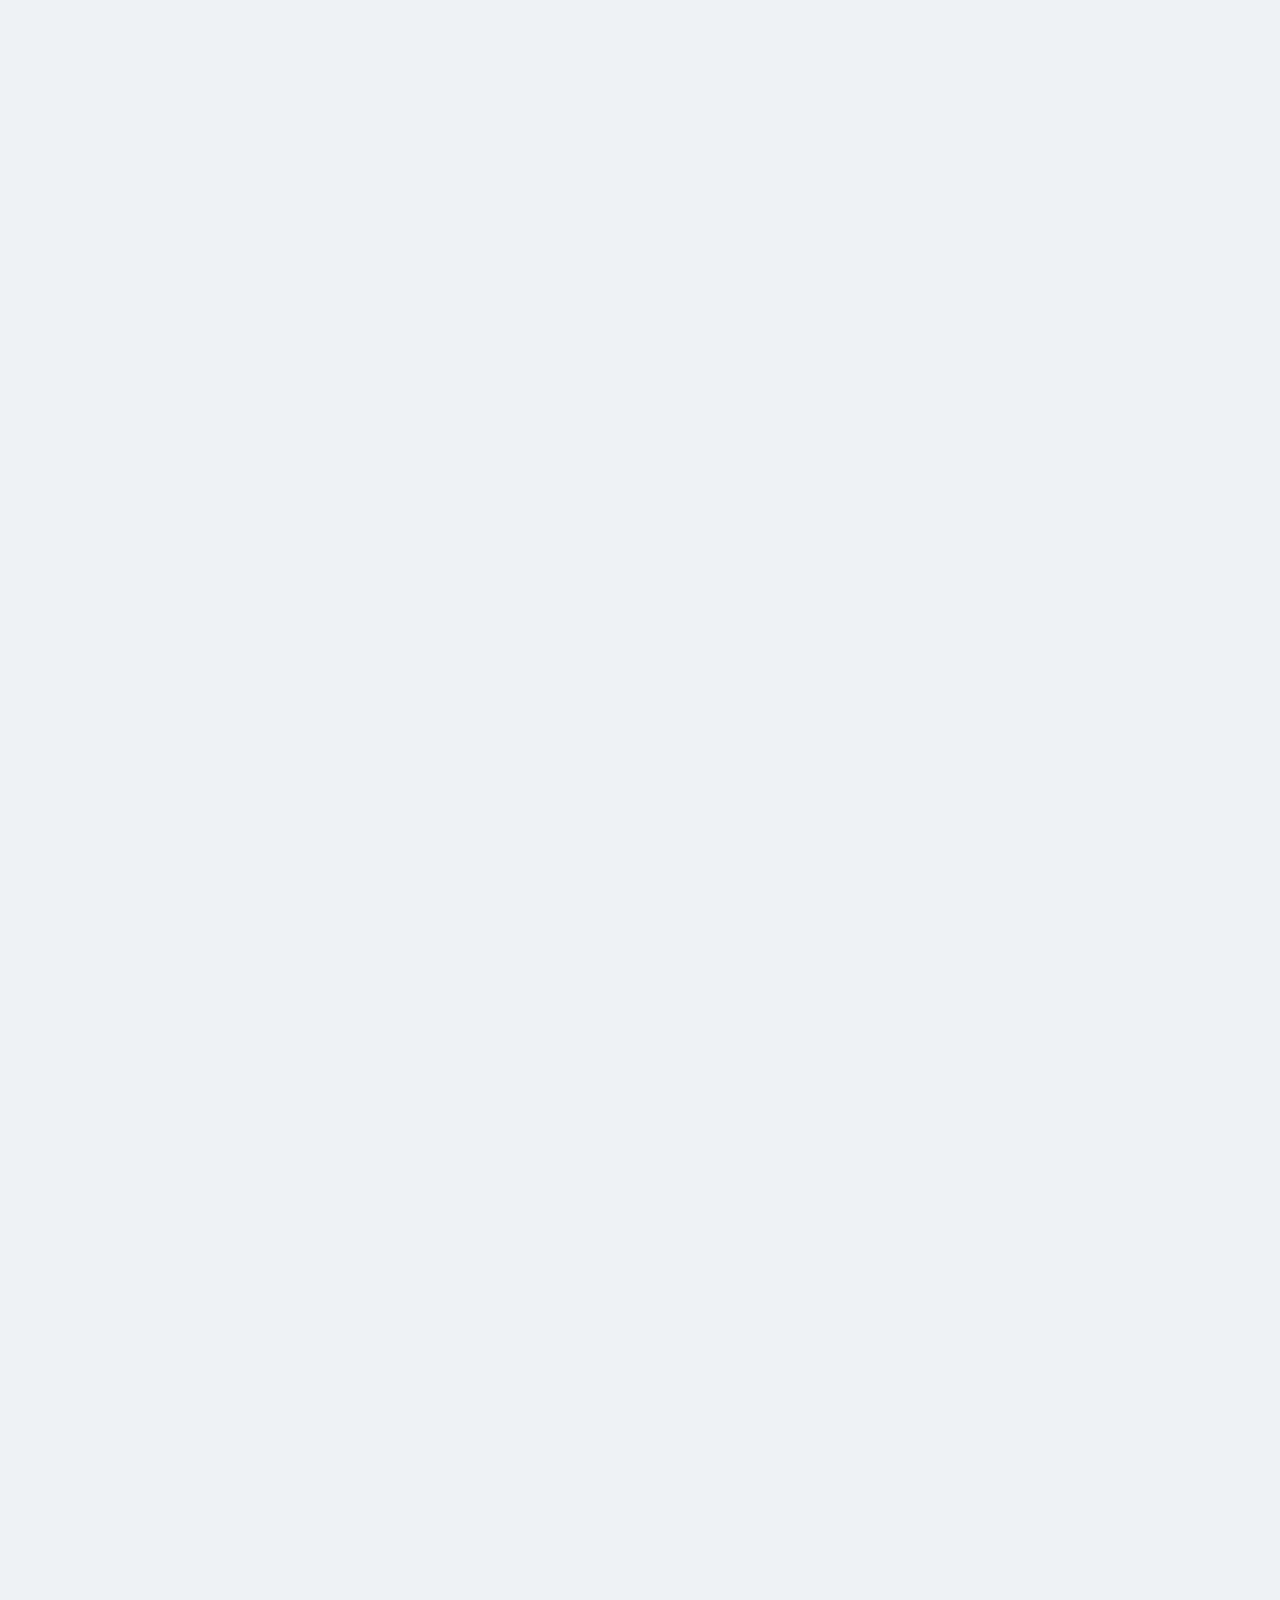
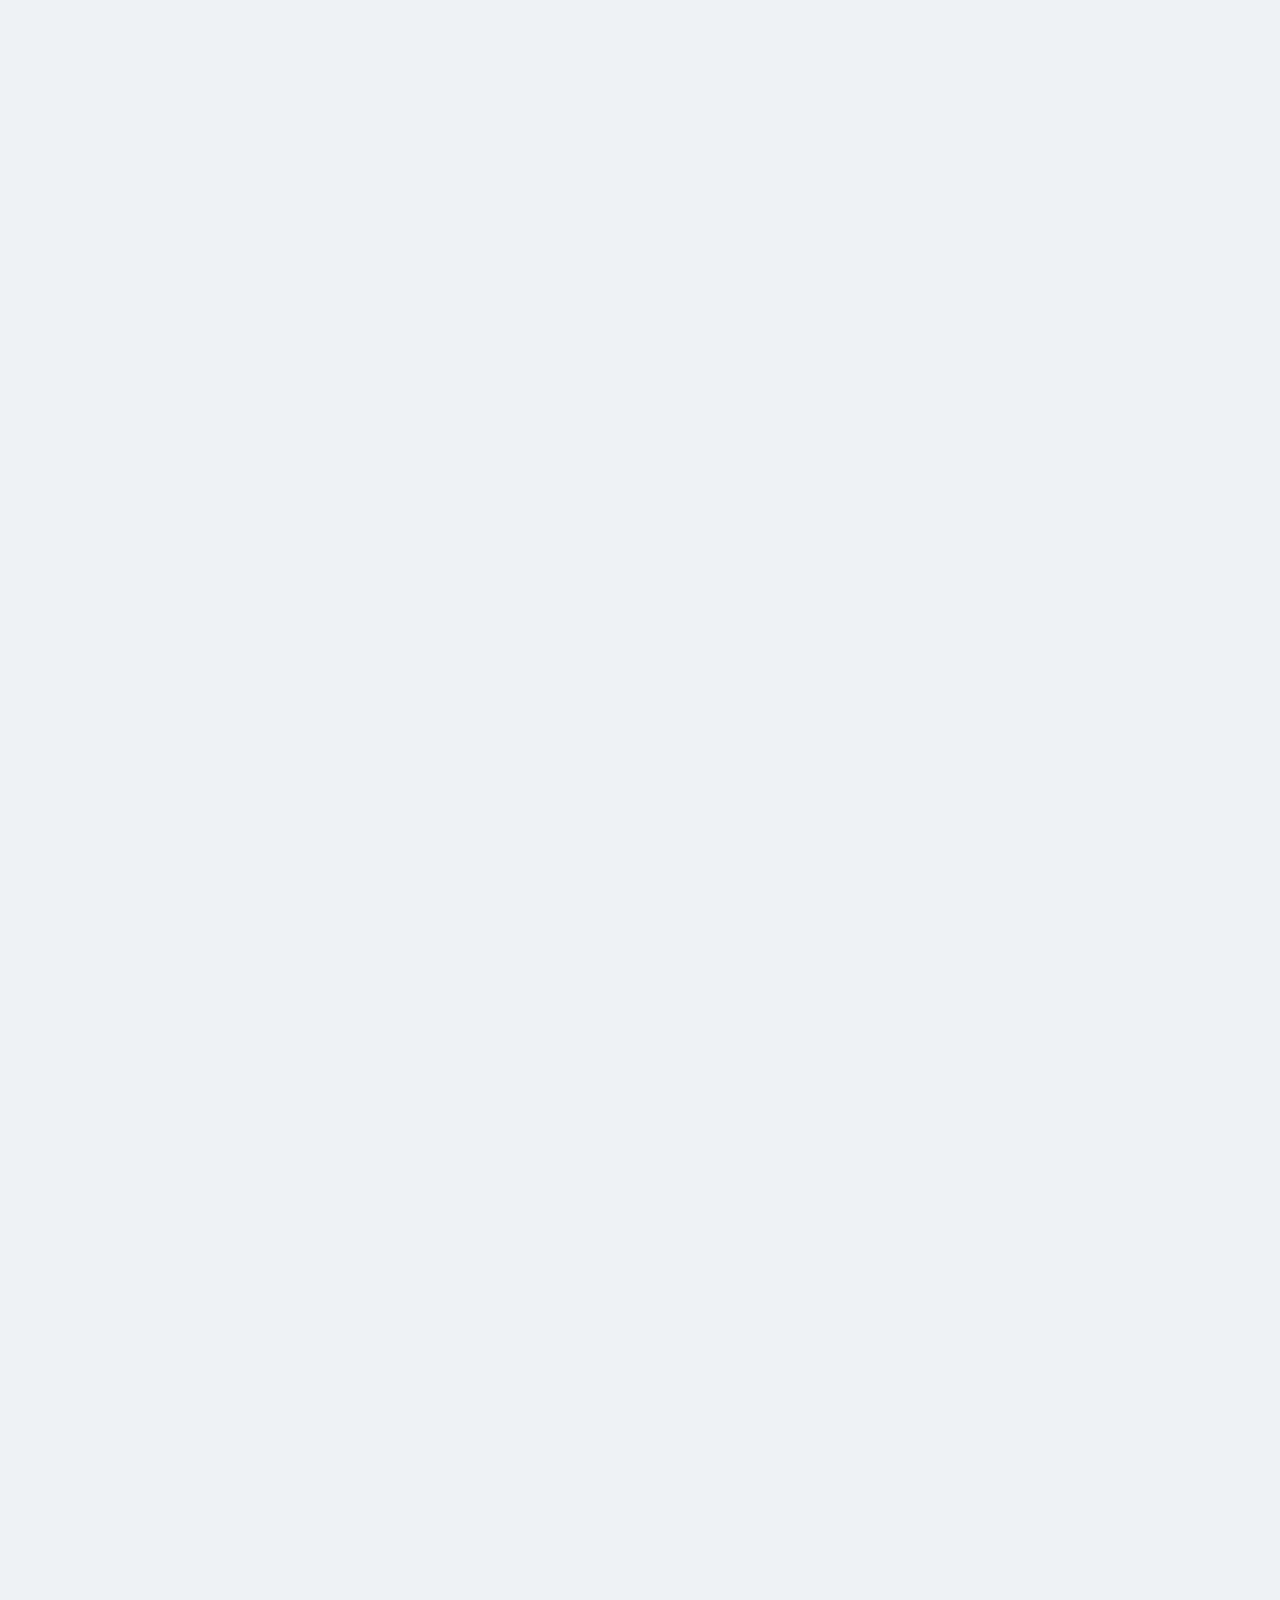
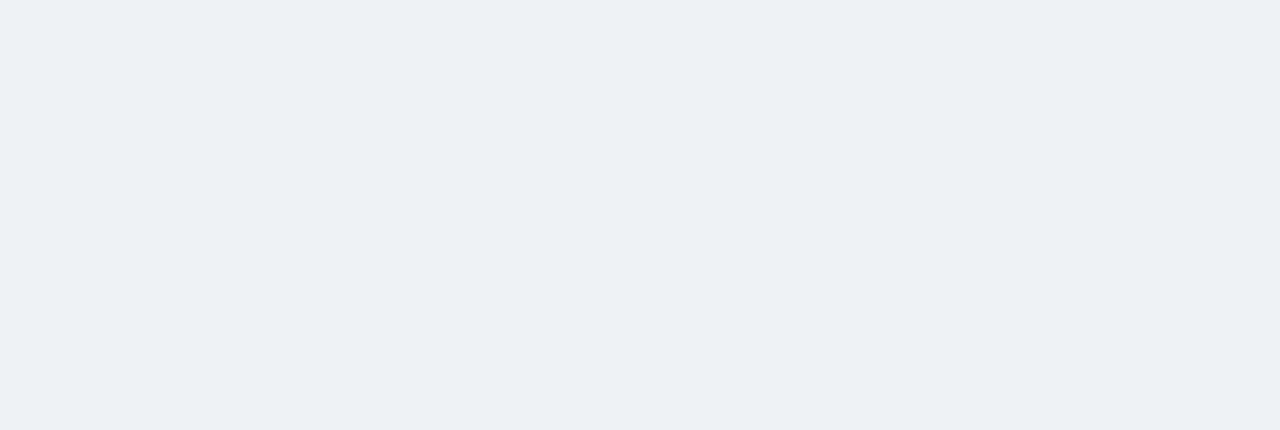
<file: ru/index.html>
<!DOCTYPE html>
<html lang="en" style="overflow-x: hidden;">
<head>
  <meta charset="UTF-8">
  <meta name="viewport" content="width=device-width, initial-scale=1.0">
  <meta http-equiv="X-UA-Compatible" content="ie=edge">
  <title>Libercoin</title>
  <meta name="description" content="Libercoin это новая криптовалютная платежная сеть, которая дарует вам новый уровень вашей анонимности.">
  <meta name="keywords" content="Libercoin, Crypto, MimbleWimble, Криптовалюта, Инвестиции, Валюта, Анонимность, Биткоин, Bitcoin">
  <link rel="icon" href="img/icon.png">
  <link rel="stylesheet" href="css/main.css">
  <link rel="stylesheet" href="css/animate.css">
  <script src="js/wow.min.js">

  </script>
  <script type="text/javascript">
    new WOW().init();
  </script>
</head>
<body>
  <section>
    <div class="main-screen">
      <div class="header">
        <div class="menu wow fadeInDown">
          <a href="#about" class="menu-item">О проекте</a>
          <a href="#spec" class="menu-item">Спецификации</a>
          <a href="#privacy" class="menu-item">Приватность</a>
          <a href="#lmessenger" class="menu-item">Мессенджер</a>
          <a href="#agora" class="menu-item">Агора</a>
          <a href="#rm" class="menu-item">Планы</a>
          <a href="#downloads" class="menu-item">Загрузки</a>
        </div>
        <div class="header__socnetwork-circle-blocks wow fadeInRight">
          <div class="header__socnetwork-circle"><a href="https://t.me/libercoin_project"></a></div>
          <div class="header__socnetwork-circle"><a href="https://github.com/libercoinproject"></a></div>
          <div class="header__socnetwork-circle"><a href="#"></a></div>
          <div class="header__socnetwork-circle"><a href="#"></a></div>
        </div>
      </div>
      <div class="main-screen-side">
        <h1 class="main-screen__liber-title wow slideInLeft">Libercoin</h1>
        <p class="main-screen__description wow slideInLeft">Следующий уровень<br>Вашей анонимности</p>
        <div class="main-screen__btn wow fadeInLeft" style="margin-bottom: 10px;"><a href="#">Получить LBR</a></div>
        <div class="main-screen__btn wow fadeInLeft"><a href="#">Whitepaper</a></div>
      </div>
      <img src="img/mockup1_4.png" alt="" class="main-screen__phone wow fadeInRight">
    </div>
  </section>
  <section>
    <div class="about" id="about">
      <div class="about__main-title-block">
        <h3 class="about__main-title wow flipInX">О проекте</h3>
      </div>
      <div class="about__items wow zoomIn">
        <img src="img/file.png" alt="" class="about__items-img">
        <div class="about__items-text-block">
          <p class="about__items-title">Приватные платежи</p>
          <p class="about__items-description">Вы можете использовать протокол MimbleWimble для обфускации ваших монет и сохранения финансовой анонимности.</p>
        </div>
      </div>
      <div class="about__items wow zoomIn">
        <img src="img/mail.png" alt="" class="about__items-img">
        <div class="about__items-text-block">
          <p class="about__items-title">Тайна переписки</p>
          <p class="about__items-description">Либеркойн позволяет вам анонимно обмениваться сообщениями с помощью LMessenger.</p>
        </div>
      </div>
      <div class="about__items wow zoomIn">
        <img src="img/change.png" alt="" class="about__items-img">
        <div class="about__items-text-block">
          <p class="about__items-title">Свободный рынок</p>
          <p class="about__items-description">В разделе Агора вы можете свободно обменивать товары и услуги на либеркойны в любой точке мира, избегая цензуры.</p>
      </div>
    </div>
  </section>
  <section>
    <div class="spec" id="spec">
      <div class="about__main-title-block">
        <h3 class="spec__main-title wow flipInX">Спецификации</h3>
      </div>
      <div class="spec__item wow slideInLeft">
        <img src="img/puzzle.png" alt="Consensus type: PoW" class="spec__img">
        <p class="spec__text">Механизм консенсуса: PoW</p>
      </div>
      <div class="spec__item wow slideInLeft">
        <img src="img/algo.png" alt="Mining algorithm: Cuckoo Cycle" class="spec__img">
        <p class="spec__text">Алгоритм майнинга: Cuckoo Cycle</p>
      </div>
      <div class="spec__item wow slideInLeft">
        <img src="img/alarm-clock.png" alt="Block time: 1 minute" class="spec__img">
        <p class="spec__text">Время блока: 1 минута</p>
      </div>
      <div class="spec__item wow slideInLeft">
        <img src="img/diagonal.png" alt="Block size: adaptive" class="spec__img">
        <p class="spec__text">Размер блока: адаптивный (max 32 MB)</p>
      </div>
      <div class="spec__item wow slideInLeft">
        <img src="img/notes.png" alt="16 000+ transactions per minute" class="spec__img">
        <p class="spec__text">16,000+ транзакций ежеминутно</p>
      </div>  
      <div class="spec__item wow slideInLeft">
        <img src="img/strongbox.png" alt="Total supply: 16 000 000 LBR" class="spec__img">
        <p class="spec__text">Всего монет: 16 * 10<span class="spec__mintext">6</span> LBR</p>
      </div>
      <div class="spec__item wow slideInLeft">
        <img src="img/wagon.png" alt="Premine: None" class="spec__img">
        <p class="spec__text">Премайн: Отсутствует</p>
      </div>
      <div class="spec__item wow slideInLeft">
        <img src="img/maze.png" alt="MimbleWimble" class="spec__img">
        <p class="spec__text">Протокол MimbleWimble</p>
      </div>
      <div class="spec__item wow slideInLeft">
        <img src="img/libercoin_logo.png" alt="LPay" class="spec__img">
        <p class="spec__text">Федеративная cистема LPay</p>
      </div>
	  <div class="spec__item wow slideInLeft">
        <img src="img/segwit.png" alt="Scriptless Scripts" class="spec__img">
        <p class="spec__text">Scriptless Scripts</p>
      </div>
      <div class="spec__item wow slideInLeft">
        <img src="img/lightning.png" alt="Lightning Network" class="spec__img">
        <p	 class="spec__text">Lightning Network</p>
      </div>
      <div class="spec__item wow slideInLeft">
        <img src="img/atom.png" alt="Atomic Swap" class="spec__img">
        <p class="spec__text">Atomic Swap</p>
      </div>
    </div>
  </section>
  <section>
    <div class="privacy" id="privacy">
      <div class="about__main-title-block">
        <h3 class="spec__main-title wow flipInX">Приватность</h3>
      </div>
      <div class="privacy__flex-block">
        <div class="privacy__flex-items wow flipInX">
          <img src="img/padlock.png" alt="Wallet encryption with password" class="privacy__img">
          <p class="privacy__text">Кошелёк зашифрован с применением паролей</p>
        </div>
        <div class="privacy__flex-items wow flipInX">
          <img src="img/email.png" alt="Messages are end-to-end encrypted" class="privacy__img">
          <p class="privacy__text">Сообщения надежно шифруются</p>
        </div>
        <div class="privacy__flex-items wow flipInX">
          <img src="img/shield.png" alt="Libercoin is based on MimbleWimble protocol" class="privacy__img">
          <p class="privacy__text">Либеркойн основан на протоколе MimbleWimble</p>
        </div>
        <div class="privacy__flex-items wow flipInX">
          <img src="img/internet.png" alt="Connection with Tor" class="privacy__img">
          <p class="privacy__text">Tor соединение для защиты ваших данных</p>
        </div>
      </div>
    </div>
  </section>
  <section>
    <div class="messanger" id="lmessenger">
      <div class="about__main-title-block">
        <h3 class="spec__main-title wow flipInX">LMessenger</h3>
      </div>
      <img src="img/mockup2.png" alt="" class="messanger__screen-img wow fadeInLeft">
      <div class="messanger__flex-block">
        <div class="messanger__flex-items wow slideInRight">
          <img src="img/padlock.png" alt="" class="messanger__img">
          <div class="messanger__text-block">
            <h4 class="messanger__item-title">Шифрование</h4>
            <p class="messanger__item-description">Все сообщения и вложения полностью зашифрованы.</p>
          </div>
        </div>
        <div class="messanger__flex-items wow slideInRight">
          <img src="img/phone-book.png" alt="" class="messanger__img">
          <div class="messanger__text-block">
            <h4 class="messanger__item-title">Анонимность</h4>
            <p class="messanger__item-description">Адреса LMessenger отличаются от адресов LPay, чтобы защитить ваши данные.</p>
          </div>
        </div>
        <div class="messanger__flex-items wow slideInRight">
          <img src="img/team.png" alt="" class="messanger__img">
          <div class="messanger__text-block">
            <h4 class="messanger__item-title">Группы</h4>
            <p class="messanger__item-description">Вы можете создавать чат-румы с неограниченным числом собеседников.</p>
          </div>
        </div>
        <div class="messanger__flex-items wow slideInRight">
          <img src="img/qr-code.png" alt="" class="messanger__img">
          <div class="messanger__text-block">
            <h4 class="messanger__item-title">Никнеймы</h4>
            <p class="messanger__item-description">Вы можете присвоить никнеймы вашим контактам, для более легкого их поиска.</p>
          </div>
        </div>
      </div>
    </div>
  </section>
  <section>
    <div class="agora" id="agora">
      <div class="about__main-title-block">
        <h3 class="spec__main-title wow flipInX">Agora</h3>
      </div>
      <div class="privacy__flex-block">
        <div class="privacy__flex-items wow flipInX">
          <img src="img/businessman.png" alt="Buy products with Libercoin" class="privacy__img">
          <p class="privacy__text">Обменивайте товары на либеркойны и наоборот</p>
        </div>
        <div class="privacy__flex-items wow flipInX">
          <img src="img/decentralized.png" alt="Privacy and Decentralization" class="privacy__img">
          <p class="privacy__text">Анонимность и децентрализация</p>
        </div>
        <div class="privacy__flex-items wow flipInX">
          <img src="img/earth-globe.png" alt="Avaible from around the world" class="privacy__img">
          <p class="privacy__text">Доступно по всему миру, <br/>где-бы Вы не находились</p>
        </div>
        <div class="privacy__flex-items wow flipInX">
          <img src="img/censor1.png" alt="No censorship" class="privacy__img">
          <p class="privacy__text">Абсолютно свободно, без намека на цензуру</p>
        </div>
      </div>
    </div>
  </section>
  <section>
    <div class="rm" id="rm">
      <div class="about__main-title-block">
        <h3 class="spec__main-title wow flipInX">Дорожная карта</h3>
      </div>
      <div class="rm__main-flex">
        <div class="rm__date-flex-block">
          <div class="rm_date-block wow flipInX">
            <span>Октябрь<br>2019</span>
          </div>
          <div class="rm_date-block wow flipInX">
            <span>Ноябрь<br>2019</span>
          </div>
          <div class="rm_date-block wow flipInX">
            <span>Ноябрь<br>2019</span>
          </div>
          <div class="rm_date-block wow flipInX">
            <span>Декабрь<br>2019</span>
          </div>
          <div class="rm_date-block wow flipInX">
            <span>Декабрь<br>2019</span>
          </div>
          <div class="rm_date-block wow flipInX">
            <span>Q1 2020</span>
          </div>
          <div class="rm_date-block wow flipInX">
            <span>Q2 2020</span>
          </div>
        </div>
        <div class="rm__rm-line-block wow zoomIn">
          <div class="rm__rm-line-circle"></div>
          <div class="rm__rm-line"></div>
          <div class="rm__rm-line-circle"></div>
          <div class="rm__rm-line"></div>
          <div class="rm__rm-line-circle"></div>
          <div class="rm__rm-line"></div>
          <div class="rm__rm-line-circle"></div>
          <div class="rm__rm-line"></div>
          <div class="rm__rm-line-circle"></div>
          <div class="rm__rm-line"></div>
          <div class="rm__rm-line-circle"></div>
          <div class="rm__rm-line"></div>
          <div class="rm__rm-line-circle"></div>
        </div>
        <div class="rm__date-item-block">
          <div class="rm__text-block wow flipInX">
            <span>Онлайн Кошелёк</span>
          </div>
          <div class="rm__text-block wow flipInX">
            <span>Мобильные Кошельки</span>
          </div>
          <div class="rm__text-block wow flipInX">
            <span>База знаний</span>
          </div>
          <div class="rm__text-block wow flipInX">
            <span>LPoS</span>
          </div>
          <div class="rm__text-block wow flipInX">
            <span>Шифрованный Обмен Файлами</span>
          </div>
          <div class="rm__text-block wow flipInX">
            <span>Шифрованные Голосовые Звонки</span>
          </div>
          <div class="rm__text-block wow flipInX">
            <span>Шифрованные Видео-Звонки</span>
          </div>
        </div>
      </div>
    </div>
  </section>
  <section>
    <div class="downloads" id="downloads">
      <div class="about__main-title-block">
        <h3 class="spec__main-title wow flipInX">Загрузки</h3>
      </div>
      <div class="downloads__flex-block">
        <div class="downloads__items wow fadeInLeft">
          <img src="img/windows.svg" alt="Download wallet for Windows" class="downloads__img">
          <div class="downloads__text-block">
            <p class="downloads__text">Windows</p>
            <a href="" class="downloads__btn">Скачать</a>
          </div>
        </div>
        <div class="downloads__items wow flipInX">
          <img src="img/apple.svg" alt="Download wallet for Windows" class="downloads__img">
          <div class="downloads__text-block">
            <p class="downloads__text">MacOS</p>
            <a href="" class="downloads__btn">Скачать</a>
          </div>
        </div>
        <div class="downloads__items wow fadeInRight">
          <img src="img/linux.svg" alt="Download wallet for Windows" class="downloads__img">
          <div class="downloads__text-block">
            <p class="downloads__text">Linux</p>
            <a href="" class="downloads__btn">Скачать</a>
          </div>
        </div>
      </div>
    </div>
  </section>
  <section>
    <div class="social">
      <div class="social__flex">
        <div class="social__circle wow shake"><a href="https://t.me/libercoin_project"></a></div>
        <div class="social__circle wow shake"><a href="https://github.com/libercoinproject"></a></div>
        <div class="social__circle wow shake"><a href=""></a></div>
        <div class="social__circle wow shake"><a href=""></a></div>
      </div>
      <p class="copyright wow fadeInUp">&copy; Libercoin Foundation, 2017-<script type="text/javascript">var year = new Date(); document.write(year.getFullYear());</script>. All Rights Reserved.</p>
    </div>
  </section>
</body>
</html>
</file>
<file: css/main.css>
@font-face {
  font-family: ZoinBold;
  src: url(../fonts/ZoinBold.ttf); }

@font-face {
  font-family: ZoinRegular;
  src: url(../fonts/ZoinRegular.ttf); }

@font-face {
  font-family: FASolid;
  src: url(../fonts/fa-solid-900.ttf); }

@font-face {
  font-family: MyriadBold;
  src: url(../fonts/MyriadProBold.otf); }

@font-face {
  font-family: MyriadRegular;
  src: url(../fonts/MyriadProSt.otf); }

@font-face {
  font-family: Raleway;
  src: url(../fonts/Raleway-ExtraLight.ttf); }

@font-face {
  font-family: FARegular;
  src: url(../fonts/fa-regular-400.ttf); }

@font-face {
  font-family: FABrands;
  src: url(../fonts/fa-brands-400.ttf); }

@font-face {
  font-family: PTSans;
  src: url(../fonts/PTSANS.ttf); }

@font-face {
  font-family: PTSansB;
  src: url(../fonts/PTSansB.ttf); }

body {
  overflow-x: hidden;
  background-color: #eef2f5;
  margin: 0;
  padding: 0;
  -webkit-overflow-scrolling: hidden; }

a {
  text-decoration: none; }

.main-page {
  width: 100%;
  height: 1000px; }

.header {
  width: 100%;
  height: 120px;
  position: relative; }
  @media screen and (min-width: 2600px) {
    .header {
      height: 160px; } }

.menu {
  height: 100%;
  display: flex;
  align-items: center; }

.menu-item {
  font-size: 24px;
  font-family: Raleway;
  margin-right: 45px;
  margin-top: 0;
  margin-bottom: 0;
  text-decoration: none;
  color: black;
  transition: color .2s ease; }
  @media screen and (min-width: 1920px) {
    .menu-item {
      font-size: 30px; } }
  @media screen and (min-width: 2300px) {
    .menu-item {
      font-size: 36px; } }
  @media screen and (min-width: 2600px) {
    .menu-item {
      margin-right: 70px;
      font-size: 40px; } }
  @media screen and (max-width: 1475px) {
    .menu-item {
      font-size: 20px;
      margin-right: 35px; } }
  @media screen and (max-width: 1175px) {
    .menu-item {
      font-size: 17px; } }
  @media screen and (max-width: 785px) {
    .menu-item {
      font-size: 15px; } }
  @media screen and (max-width: 735px) {
    .menu-item {
      display: none; } }
  .menu-item:nth-child(1) {
    margin-left: 70px; }
    @media screen and (min-width: 2300px) {
      .menu-item:nth-child(1) {
        margin-left: 120px; } }
  @media screen and (max-width: 1105px) {
    .menu-item:nth-child(4), .menu-item:nth-child(5) {
      display: none; } }
  @media screen and (max-width: 980px) {
    .menu-item:nth-child(3) {
      display: none; } }
.menu-item:hover {
  color: #5dda92;
  transition: color .2s ease; }

.header__socnetwork-circle-blocks {
  position: absolute;
  width: 350px;
  height: 100%;
  display: flex;
  align-items: center;
  justify-content: space-around;
  top: 0;
  right: 0; }
  @media screen and (min-width: 1920px) {
    .header__socnetwork-circle-blocks {
      width: 500px; } }
  @media screen and (min-width: 2600px) {
    .header__socnetwork-circle-blocks {
      width: 600px; } }
  @media screen and (max-width: 1250px) {
    .header__socnetwork-circle-blocks {
      width: 280px; } }
  @media screen and (max-width: 735px) {
    .header__socnetwork-circle-blocks {
      right: inherit;
      left: 60px; } }
  @media screen and (max-width: 420px) {
    .header__socnetwork-circle-blocks {
      left: 30px; } }

.header__socnetwork-circle {
  width: 65px;
  height: 65px;
  border-radius: 50%;
  background-color: black;
  opacity: 0.6;
  display: flex;
  justify-content: center;
  align-items: center;
  transition: all .5s; }
  @media screen and (min-width: 1920px) {
    .header__socnetwork-circle {
      width: 90px;
      height: 90px; } }
  @media screen and (min-width: 2600px) {
    .header__socnetwork-circle {
      width: 110px;
      height: 110px; } }
  @media screen and (max-width: 1250px) {
    .header__socnetwork-circle {
      width: 50px;
      height: 50px; } }
  .header__socnetwork-circle a {
    font-family: FABrands;
    color: white;
    font-size: 26px;
    transition: all .5s;
    cursor: default; }
    @media screen and (min-width: 1920px) {
      .header__socnetwork-circle a {
        font-size: 36px; } }
    @media screen and (min-width: 2600px) {
      .header__socnetwork-circle a {
        font-size: 45px; } }
    @media screen and (max-width: 1250px) {
      .header__socnetwork-circle a {
        font-size: 20px; } }
  .header__socnetwork-circle:hover:nth-child(1) {
    transition: all .5s;
    opacity: 0.75; }
    .header__socnetwork-circle:hover:nth-child(1) a {
      color: #32b4f0;
      transition: all .5s; }
  .header__socnetwork-circle:hover:nth-child(2) {
    transition: all .5s;
    opacity: 0.75; }
    .header__socnetwork-circle:hover:nth-child(2) a {
      color: #00C853;
      transition: all .5s; }
  .header__socnetwork-circle:hover:nth-child(3) {
    transition: all .5s;
    opacity: 0.75; }
    .header__socnetwork-circle:hover:nth-child(3) a {
      color: #ffae2e;
      transition: all .5s; }
  .header__socnetwork-circle:hover:nth-child(4) {
    transition: all .5s;
    opacity: 0.75; }
    .header__socnetwork-circle:hover:nth-child(4) a {
      color: #dc3014;
      transition: all .5s; }

@media screen and (min-width: 1920px) {
  .main-screen {
    height: 1000px; } }

@media screen and (min-width: 2300px) {
  .main-screen {
    height: 1200px; } }

@media screen and (min-width: 2600px) {
  .main-screen {
    height: 1350px; } }

@media screen and (max-width: 1050px) {
  .main-screen {
    height: 470px; } }

.main-screen-side {
  width: 40%;
  margin-left: 70px;
  height: 600px; }
  @media screen and (min-width: 2300px) {
    .main-screen-side {
      margin-left: 120px; } }
  @media screen and (max-width: 1400px) {
    .main-screen-side {
      width: 50%; } }
  @media screen and (max-width: 1300px) {
    .main-screen-side {
      width: 50%; } }
  @media screen and (max-width: 1300px) {
    .main-screen-side {
      height: 420px; } }
  @media screen and (max-width: 1075px) {
    .main-screen-side {
      width: 60%; } }
  @media screen and (max-width: 735px) {
    .main-screen-side {
      width: calc(100% - 70px); } }
  @media screen and (max-width: 420px) {
    .main-screen-side {
      width: calc(100% - 40px);
      margin-left: 40px; } }

.main-screen__liber-title {
  margin-top: 120px;
  margin-bottom: 0;
  font-size: 100px;
  font-family: MyriadBold;
  display: block;
  position: relative;
  display: inline-block; }
.main-screen__liber-title::after {
  content: '';
  position: absolute;
  width: 100%;
  background-color: #2ecc71;
  height: 12px;
  left: 0;
  top: 100px;
}
  @media screen and (min-width: 1920px) {
    .main-screen__liber-title {
      font-size: 150px; }
    .main-screen__liber-title::after {
      height: 15px;
      top: 150px; } }
  @media screen and (min-width: 2300px) {
    .main-screen__liber-title {
      margin-top: 180px;
      font-size: 180px; }
    .main-screen__liber-title::after {
      top: 180px;
    } }
  @media screen and (min-width: 2600px) {
    .main-screen__liber-title {
      font-size: 200px; }
    .main-screen__liber-title::after {
      content: '';
      position: absolute;
      width: 100%;
      background-color: #2ecc71;
      height: 20px;
      left: 0;
      top: 200px; } }
  @media screen and (max-width: 1300px) {
    .main-screen__liber-title {
      margin-top: 40px; } }
  @media screen and (max-width: 1050px) {
    .main-screen__liber-title {
      font-size: 80px; }
    .main-screen__liber-title::after {
      height: 12px;
      top: 80px; } }
  @media screen and (max-width: 820px) {
    .main-screen__liber-title {
      font-size: 68px; }
    .main-screen__liber-title::after {
      height: 10px;
      top: 68px; } }

.main-screen__description {
  margin-top: 20px;
  margin-bottom: 0;
  font-size: 50px;
  font-family: MyriadRegular; }
  @media screen and (min-width: 1920px) {
    .main-screen__description {
      font-size: 70px; } }
  @media screen and (min-width: 2300px) {
    .main-screen__description {
      font-size: 86px; } }
  @media screen and (min-width: 2600px) {
    .main-screen__description {
      font-size: 95px; } }
  @media screen and (max-width: 1300px) {
    .main-screen__description {
      font-size: 40px; } }
  @media screen and (max-width: 1050px) {
    .main-screen__description {
      font-size: 34px; } }

.main-screen__btn {
  background-color: #2ecc71;
  box-shadow: 0px 7px 43px 0px rgba(0, 0, 0, 0.1);
  margin-top: 35px;
  width: 250px;
  height: 82px;
  display: flex;
  justify-content: center;
  align-items: center;
  transition: all .5s; }
  @media screen and (min-width: 1920px) {
    .main-screen__btn {
      width: 350px;
      height: 120px; } }
  @media screen and (min-width: 2300px) {
    .main-screen__btn {
      width: 420px;
      height: 135px; } }
  @media screen and (min-width: 2600px) {
    .main-screen__btn {
      width: 460px;
      height: 150px; } }
  @media screen and (max-width: 1050px) {
    .main-screen__btn {
      width: 180px;
      height: 75px;
      margin-top: 10px; } }
  @media screen and (max-width: 500px) {
    .main-screen__btn {
      width: 140px;
      height: 60px; } }
  .main-screen__btn a {
    color: white;
    font-family: MyriadRegular;
    font-size: 36px; }
    @media screen and (min-width: 1920px) {
      .main-screen__btn a {
        font-size: 46px; } }
    @media screen and (min-width: 2300px) {
      .main-screen__btn a {
        font-size: 54px; } }
    @media screen and (max-width: 1050px) {
      .main-screen__btn a {
        font-size: 28px; } }
    @media screen and (max-width: 500px) {
      .main-screen__btn a {
        font-size: 20px; } }
  .main-screen__btn:hover {
    box-shadow: none;
    transition: all .5s;
    background-color: #2bc06a; }
  .main-screen__btn:nth-child(3) {
    float: left;
    margin-right: 30px;
    margin-bottom: 20px; }
    @media screen and (min-width: 2600px) {
      .main-screen__btn:nth-child(3) {
        margin-right: 50px; } }

.main-screen__phone {
  position: absolute;
  width: 1000px;
  height: auto;
  right: 200px;
  top: 170px;
  z-index: -10; }
  @media screen and (min-width: 1920px) {
    .main-screen__phone {
      width: 1300px; } }
  @media screen and (min-width: 2300px) {
    .main-screen__phone {
      width: 1600px; } }
  @media screen and (min-width: 2600px) {
    .main-screen__phone {
      width: 1900px; } }
  @media screen and (max-width: 1475px) {
    .main-screen__phone {
      right: 100px; } }
  @media screen and (max-width: 1340px) {
    .main-screen__phone {
      right: 0; } }
  @media screen and (max-width: 1300px) {
    .main-screen__phone {
      width: 800px;
      top: 140px; } }
  @media screen and (max-width: 1105px) {
    .main-screen__phone {
      width: 650px; } }
  @media screen and (max-width: 1050px) {
    .main-screen__phone {
      top: 100px; } }
  @media screen and (max-width: 980px) {
    .main-screen__phone {
      width: 550px;
      top: 120px; } }
  @media screen and (max-width: 820px) {
    .main-screen__phone {
      right: 0px; } }
  @media screen and (max-width: 735px) {
    .main-screen__phone {
      display: none; } }

.about {
  width: 100%;
  height: 950px; }
  @media screen and (min-width: 1920px) {
    .about {
      height: 990px; } }
  @media screen and (min-width: 2300px) {
    .about {
      height: 1220px; } }
  @media screen and (max-width: 1325px) {
    .about {
      height: 870px; } }
  @media screen and (max-width: 1100px) {
    .about {
      height: 780px; } }
  @media screen and (max-width: 800px) {
    .about {
      height: 750px; } }
  @media screen and (max-width: 700px) {
    .about {
      height: 690px; } }
  @media screen and (max-width: 650px) {
    .about {
      height: 570px; } }
  @media screen and (max-width: 475px) {
    .about {
      height: 500px; } }
  @media screen and (max-width: 420px) {
    .about {
      height: 550px; } }

.about__main-title-block {
  width: 100%;
  height: 70px;
  display: flex;
  justify-content: center;
  margin-bottom: 70px; }
  @media screen and (max-width: 700px) {
    .about__main-title-block {
      height: 36px; } }

@media screen and (min-width: 1920px) {
  .about .about__main-title-block {
    margin-bottom: 110px; } }

@media screen and (max-width: 700px) {
  .about .about__main-title-block {
    margin-bottom: 50px; } }

.spec .about__main-title-block {
  margin-bottom: 30px; }
  @media screen and (min-width: 1920px) {
    .spec .about__main-title-block {
      margin-bottom: 45px; } }
  @media screen and (max-width: 900px) {
    .spec .about__main-title-block {
      margin-bottom: 0; } }
  @media screen and (max-width: 700px) {
    .spec .about__main-title-block {
      margin-bottom: 20px; } }

.privacy .about__main-title-block {
  margin-bottom: 30px; }
  @media screen and (min-width: 1920px) {
    .privacy .about__main-title-block {
      margin-bottom: 45px; } }

.messanger .about__main-title-block {
  margin-bottom: 30px; }

.agora .about__main-title-block {
  margin-bottom: 30px; }
  @media screen and (min-width: 1920px) {
    .agora .about__main-title-block {
      margin-bottom: 45px; } }

.rm .about__main-title-block {
  margin-bottom: 30px; }

.downloads .about__main-title-block {
  margin-bottom: 30px; }
  @media screen and (max-width: 1250px) {
    .downloads .about__main-title-block {
      margin-bottom: 0; } }
  @media screen and (max-width: 700px) {
    .downloads .about__main-title-block {
      margin-bottom: 20px; } }

.about__main-title {
  font-family: MyriadBold;
  font-size: 60px; }
  @media screen and (min-width: 1920px) {
    .about__main-title {
      font-size: 80px; } }
  @media screen and (max-width: 1250px) {
    .about__main-title {
      font-size: 50px; } }
  @media screen and (max-width: 700px) {
    .about__main-title {
      font-size: 36px;
      margin-bottom: 0; } }

.about__items {
  width: 50%;
  margin-left: 25%;
  margin-right: 25%;
  height: 200px;
  display: flex;
  justify-content: center;
  margin-bottom: 85px; }
  .about__items:nth-child(3) .about__items-title {
    margin-top: 20px; }
    @media screen and (max-width: 475px) {
      .about__items:nth-child(3) .about__items-title {
        margin-top: 0; } }
  .about__items:nth-child(4) .about__items-title {
    margin-top: 0px; }
  @media screen and (min-width: 2300px) {
    .about__items {
      height: 280px; } }
  @media screen and (max-width: 1325px) {
    .about__items {
      height: 170px; } }
  @media screen and (max-width: 1100px) {
    .about__items {
      height: 140px; } }
  @media screen and (max-width: 800px) {
    .about__items {
      height: 120px;
      width: 60%;
      margin-left: 20%;
      margin-right: 20%;
      margin-bottom: 100px; } }
  @media screen and (max-width: 700px) {
    .about__items {
      width: 80%;
      margin-right: 10%;
      margin-left: 10%; } }
  @media screen and (max-width: 650px) {
    .about__items {
      margin-bottom: 50px; } }
  @media screen and (max-width: 475px) {
    .about__items {
      height: 100px;
      margin-bottom: 50px;
      width: 90%;
      margin-left: 5%;
      margin-right: 5%; } }
  @media screen and (max-width: 420px) {
    .about__items {
      margin-bottom: 70px; } }
  @media screen and (max-width: 475px) {
    .about__items:nth-child(2) {
      margin-bottom: 40px; } }
  @media screen and (max-width: 420px) {
    .about__items:nth-child(2) {
      margin-bottom: 60px; } }

.about__items-img {
  height: auto;
  width: 200px; }
  @media screen and (min-width: 2300px) {
    .about__items-img {
      width: 280px; } }
  @media screen and (max-width: 1325px) {
    .about__items-img {
      width: 170px;
      height: auto; } }
  @media screen and (max-width: 1100px) {
    .about__items-img {
      width: 140px; } }
  @media screen and (max-width: 800px) {
    .about__items-img {
      width: 120px; } }
  @media screen and (max-width: 475px) {
    .about__items-img {
      width: 100px; } }

.about__items-text-block {
  width: 80%;
  height: 100%;
  margin-left: 20px; }
  @media screen and (min-width: 2300px) {
    .about__items-text-block {
      margin-left: 50px; } }
  @media screen and (max-width: 1325px) {
    .about__items-text-block {
      width: 70%; } }

.about__items-title {
  margin-bottom: 0px;
  margin-top: 8px;
  font-size: 48px;
  font-family: PTSansB; }
  @media screen and (min-width: 2300px) {
    .about__items-title {
      font-size: 60px; } }
  @media screen and (max-width: 1325px) {
    .about__items-title {
      font-size: 40px; } }
  @media screen and (max-width: 1100px) {
    .about__items-title {
      font-size: 30px;
      margin-top: 0; } }
  @media screen and (max-width: 600px) {
    .about__items-title {
      font-size: 26px;
      margin-top: 15px; } }
  @media screen and (max-width: 475px) {
    .about__items-title {
      margin-top: 0; } }

.about__items-description {
  margin-top: 0;
  margin-bottom: 0;
  font-size: 30px;
  font-family: PTSans;
  color: #717171; }
  @media screen and (min-width: 2300px) {
    .about__items-description {
      font-size: 40px; } }
  @media screen and (max-width: 1325px) {
    .about__items-description {
      font-size: 24px; } }
  @media screen and (max-width: 1100px) {
    .about__items-description {
      font-size: 20px; } }
  @media screen and (max-width: 650px) {
    .about__items-description {
      font-size: 18px; } }
  @media screen and (max-width: 600px) {
    .about__items-description {
      font-size: 15px; } }
  @media screen and (max-width: 420px) {
    .about__items-description {
      font-size: 13px; } }

.spec {
  width: 100%;
  height: 2280px; }
  @media screen and (min-width: 2300px) {
    .spec {
      height: 3120px; } }
  @media screen and (max-width: 1100px) {
    .spec {
      height: 2010px; } }
  @media screen and (max-width: 900px) {
    .spec {
      height: 1750px; } }

.spec__main-title {
  font-family: MyriadBold;
  font-size: 60px;
  margin-top: 10px;
  margin-bottom: 0; }
  @media screen and (min-width: 1920px) {
    .spec__main-title {
      font-size: 80px; } }
  @media screen and (max-width: 1250px) {
    .spec__main-title {
      font-size: 50px; } }
  @media screen and (max-width: 700px) {
    .spec__main-title {
      font-size: 36px; } }

.spec__item {
  background-color: #eef2f5;
  width: 60%;
  margin-left: 20%;
  margin-right: 20%;
  height: 150px;
  box-shadow: 0px 16px 35px 0px rgba(47, 65, 106, 0.14);
  display: flex;
  align-items: center;
  margin-bottom: 30px; }
  @media screen and (min-width: 2300px) {
    .spec__item {
      height: 220px; } }
  @media screen and (max-width: 1100px) {
    .spec__item {
      height: 130px; } }
  @media screen and (max-width: 900px) {
    .spec__item {
      width: 75%;
      margin-left: 12.5%;
      margin-right: 12.5%;
      height: 110px; } }

.spec__img {
  margin-left: 40px;
  height: 100px;
  width: auto;
  margin-right: 60px; }
  @media screen and (min-width: 2300px) {
    .spec__img {
      height: 140px;
      margin-right: 80px; } }
  @media screen and (max-width: 1100px) {
    .spec__img {
      height: 80px; } }
  @media screen and (max-width: 900px) {
    .spec__img {
      height: 60px; } }
  @media screen and (max-width: 600px) {
    .spec__img {
      margin-left: 20px;
      margin-right: 45px; } }

.spec__text {
  font-size: 40px;
  font-family: PTSans; }
  @media screen and (min-width: 2300px) {
    .spec__text {
      font-size: 55px; } }
  @media screen and (max-width: 1220px) {
    .spec__text {
      font-size: 30px; } }
  @media screen and (max-width: 700px) {
    .spec__text {
      font-size: 20px; } }
  @media screen and (max-width: 480px) {
    .spec__text {
      font-size: 16px; } }

.spec__mintext {
  font-size: 20px;
  position: relative;
  bottom: 20px; }
  @media screen and (min-width: 2300px) {
    .spec__mintext {
      font-size: 30px;
      bottom: 23px; } }
  @media screen and (max-width: 1220px) {
    .spec__mintext {
      font-size: 14px;
      bottom: 14px; } }
  @media screen and (max-width: 700px) {
    .spec__mintext {
      bottom: 8px; } }
  @media screen and (max-width: 480px) {
    .spec__mintext {
      font-size: 10px; } }

.privacy {
  width: 100%;
  height: 500px; }
  @media screen and (min-width: 2300px) {
    .privacy {
      height: 580px; } }
  @media screen and (min-width: 2600px) {
    .privacy {
      height: 630px; } }
  @media screen and (max-width: 1375px) {
    .privacy {
      height: 430px; } }
  @media screen and (max-width: 1150px) {
    .privacy {
      height: 380px; } }
  @media screen and (max-width: 920px) {
    .privacy {
      height: 630px; } }
  @media screen and (max-width: 650px) {
    .privacy {
      height: 500px; } }
  @media screen and (max-width: 450px) {
    .privacy {
      height: 820px; } }

.privacy__flex-block {
  width: 100%;
  height: 320px;
  display: flex;
  justify-content: space-around;
  flex-wrap: wrap; }
  @media screen and (min-width: 2300px) {
    .privacy__flex-block {
      height: 400px; } }
  @media screen and (min-width: 2600px) {
    .privacy__flex-block {
      height: 450px; } }
  @media screen and (max-width: 1375px) {
    .privacy__flex-block {
      height: 284px; } }
  @media screen and (max-width: 1150px) {
    .privacy__flex-block {
      height: 235px; } }
  @media screen and (max-width: 650px) {
    .privacy__flex-block {
      height: 190px; } }
  @media screen and (max-width: 450px) {
    .privacy__flex-block {
      height: 170px; } }

.privacy__flex-items {
  height: 100%;
  width: 21%;
  box-shadow: 0px 13px 76px 0px rgba(47, 65, 106, 0.14);
  display: flex;
  flex-direction: column;
  align-items: center; }
  @media screen and (max-width: 920px) {
    .privacy__flex-items {
      width: 35%;
      margin-bottom: 20px; } }
  @media screen and (max-width: 450px) {
    .privacy__flex-items {
      width: 51%; } }

.privacy__img {
  height: 180px;
  width: auto;
  margin-top: 20px; }
  @media screen and (min-width: 2300px) {
    .privacy__img {
      height: 240px; } }
  @media screen and (min-width: 2600px) {
    .privacy__img {
      height: 260px; } }
  @media screen and (max-width: 1375px) {
    .privacy__img {
      height: 150px; } }
  @media screen and (max-width: 1150px) {
    .privacy__img {
      height: 120px; } }
  @media screen and (max-width: 650px) {
    .privacy__img {
      height: 90px; } }
  @media screen and (max-width: 450px) {
    .privacy__img {
      height: 75px; } }

.privacy__text {
  font-size: 26px;
  font-family: PTSans;
  margin-top: 30px;
  margin-bottom: 0;
  text-align: center; }
  @media screen and (min-width: 2300px) {
    .privacy__text {
      font-size: 32px; } }
  @media screen and (min-width: 2600px) {
    .privacy__text {
      font-size: 38px; } }
  @media screen and (max-width: 1375px) {
    .privacy__text {
      font-size: 22px; } }
  @media screen and (max-width: 1150px) {
    .privacy__text {
      font-size: 18px; } }
  @media screen and (max-width: 650px) {
    .privacy__text {
      font-size: 16px;
      margin-top: 15px; } }

.messanger {
  width: 100%;
  height: 710px; }
  @media screen and (min-width: 1920px) {
    .messanger {
      height: 900px; } }
  @media screen and (min-width: 2300px) {
    .messanger {
      height: 1000px; } }
  @media screen and (max-width: 1300px) {
    .messanger {
      height: 550px; } }
  @media screen and (max-width: 1020px) {
    .messanger {
      height: 480px; } }
  @media screen and (max-width: 700px) {
    .messanger {
      height: 350px; } }
  @media screen and (max-width: 600px) {
    .messanger {
      height: 320px; } }
  @media screen and (max-width: 450px) {
    .messanger {
      height: 630px; } }

.messanger__screen-img {
  height: 900px;
  width: auto;
  margin-left: -100px;
  margin-top: -70px;
  position: absolute;
  z-index: -1; }
  @media screen and (min-width: 1920px) {
    .messanger__screen-img {
      height: 1100px;
      margin-left: -300px; } }
  @media screen and (min-width: 2300px) {
    .messanger__screen-img {
      height: 1400px;
      margin-top: -150px; } }
  @media screen and (max-width: 1450px) {
    .messanger__screen-img {
      margin-left: -200px; } }
  @media screen and (max-width: 1375px) {
    .messanger__screen-img {
      margin-left: -300px; } }
  @media screen and (max-width: 1300px) {
    .messanger__screen-img {
      height: 700px;
      margin-left: -200px; } }
  @media screen and (max-width: 1050px) {
    .messanger__screen-img {
      height: 600px; } }
  @media screen and (max-width: 700px) {
    .messanger__screen-img {
      display: none; } }

.messanger__flex-block {
  width: 55%;
  margin-left: 40%;
  margin-right: 5%;
  height: 500px;
  display: flex;
  justify-content: space-around;
  flex-wrap: wrap; }
  @media screen and (min-width: 1920px) {
    .messanger__flex-block {
      height: 700px;
      width: 65%;
      margin-left: 30%; } }
  @media screen and (min-width: 2300px) {
    .messanger__flex-block {
      height: 850px; } }
  @media screen and (max-width: 1450px) {
    .messanger__flex-block {
      width: 65%;
      margin-left: 30%; } }
  @media screen and (max-width: 1300px) {
    .messanger__flex-block {
      width: 75%;
      margin-left: 25%;
      margin-right: 0px;
      height: 400px; } }
  @media screen and (max-width: 820px) {
    .messanger__flex-block {
      height: 280px;
      width: 70%;
      margin-left: 30%; } }
  @media screen and (max-width: 700px) {
    .messanger__flex-block {
      width: 90%;
      margin-left: 5%;
      margin-right: 5%; } }
  @media screen and (max-width: 700px) {
    .messanger__flex-block {
      margin-top: -40px; } }

.messanger__flex-items {
  width: 40%;
  height: 200px;
  margin-bottom: 20px;
  display: flex;
  align-items: center; }
  @media screen and (min-width: 1920px) {
    .messanger__flex-items {
      height: 250px; } }
  @media screen and (max-width: 1300px) {
    .messanger__flex-items {
      height: 170px; } }
  @media screen and (max-width: 1000px) {
    .messanger__flex-items {
      width: 47%; } }
  @media screen and (max-width: 820px) {
    .messanger__flex-items {
      height: 150px; } }
  @media screen and (max-width: 450px) {
    .messanger__flex-items {
      width: 75%; } }
  .messanger__flex-items:nth-child(1), .messanger__flex-items:nth-child(2) {
    margin-top: 40px; }
    @media screen and (max-width: 1300px) {
      .messanger__flex-items:nth-child(1), .messanger__flex-items:nth-child(2) {
        margin-top: 0;
        margin-bottom: 0; } }
  .messanger__flex-items:nth-child(2) {
    width: 45%; }
    @media screen and (max-width: 450px) {
      .messanger__flex-items:nth-child(2) {
        width: 75%; } }
    .messanger__flex-items:nth-child(2) .messanger__item-description, .messanger__flex-items:nth-child(2) .messanger__item-title {
      margin-left: 18px; }
      @media screen and (max-width: 450px) {
        .messanger__flex-items:nth-child(2) .messanger__item-description, .messanger__flex-items:nth-child(2) .messanger__item-title {
          margin-left: 10px; } }
  .messanger__flex-items:nth-child(3) .messanger__img {
    height: 120px; }
    @media screen and (min-width: 1920px) {
      .messanger__flex-items:nth-child(3) .messanger__img {
        height: 173px; } }
    @media screen and (min-width: 2300px) {
      .messanger__flex-items:nth-child(3) .messanger__img {
        height: 213px; } }
    @media screen and (max-width: 1300px) {
      .messanger__flex-items:nth-child(3) .messanger__img {
        height: 103px; } }
    @media screen and (max-width: 1050px) {
      .messanger__flex-items:nth-child(3) .messanger__img {
        height: 83px; } }
    @media screen and (max-width: 820px) {
      .messanger__flex-items:nth-child(3) .messanger__img {
        height: 63px; } }
  .messanger__flex-items:nth-child(3) .messanger__item-description, .messanger__flex-items:nth-child(3) .messanger__item-title {
    margin-left: 20px; }
  .messanger__flex-items:nth-child(4) {
    width: 45%; }
    @media screen and (max-width: 450px) {
      .messanger__flex-items:nth-child(4) {
        width: 75%; } }
    .messanger__flex-items:nth-child(4) .messanger__img {
      height: 133px; }
      @media screen and (min-width: 1920px) {
        .messanger__flex-items:nth-child(4) .messanger__img {
          height: 173px; } }
      @media screen and (min-width: 2300px) {
        .messanger__flex-items:nth-child(4) .messanger__img {
          height: 213px; } }
      @media screen and (max-width: 1300px) {
        .messanger__flex-items:nth-child(4) .messanger__img {
          height: 103px; } }
      @media screen and (max-width: 1050px) {
        .messanger__flex-items:nth-child(4) .messanger__img {
          height: 83px; } }
      @media screen and (max-width: 820px) {
        .messanger__flex-items:nth-child(4) .messanger__img {
          height: 63px; } }
    .messanger__flex-items:nth-child(4) .messanger__item-description, .messanger__flex-items:nth-child(4) .messanger__item-title {
      margin-left: 18px; }
      @media screen and (min-width: 2300px) {
        .messanger__flex-items:nth-child(4) .messanger__item-description, .messanger__flex-items:nth-child(4) .messanger__item-title {
          margin-left: 30px; } }

.messanger__img {
  height: 140px;
  width: auto; }
  @media screen and (min-width: 1920px) {
    .messanger__img {
      height: 190px; } }
  @media screen and (min-width: 2300px) {
    .messanger__img {
      height: 220px; } }
  @media screen and (max-width: 1300px) {
    .messanger__img {
      height: 110px; } }
  @media screen and (max-width: 1050px) {
    .messanger__img {
      height: 90px; } }
  @media screen and (max-width: 820px) {
    .messanger__img {
      height: 70px; } }

.messanger__text-block {
  width: calc(100% - 140px);
  height: 100%; }
  @media screen and (max-width: 950px) {
    .messanger__text-block {
      width: calc(100% - 90px); } }
  @media screen and (max-width: 820px) {
    .messanger__text-block {
      width: calc(100% - 68px); } }

.messanger__item-title {
  font-size: 32px;
  font-family: PTSansB;
  margin-bottom: 0;
  margin-left: 10px; }
  @media screen and (min-width: 1920px) {
    .messanger__item-title {
      font-size: 40px;
      margin-top: 30px; } }
  @media screen and (min-width: 2300px) {
    .messanger__item-title {
      font-size: 48px;
      margin-top: 10px; } }
  @media screen and (max-width: 1300px) {
    .messanger__item-title {
      font-size: 28px; } }
  @media screen and (max-width: 820px) {
    .messanger__item-title {
      font-size: 24px; } }
  @media screen and (max-width: 600px) {
    .messanger__item-title {
      font-size: 22px; } }
  @media screen and (max-width: 450px) {
    .messanger__item-title {
      font-size: 25px; } }

.messanger__item-description {
  margin-top: 5px;
  font-size: 16px;
  font-family: PTSans;
  color: #717171;
  margin-left: 10px; }
  @media screen and (min-width: 1920px) {
    .messanger__item-description {
      font-size: 24px; } }
  @media screen and (min-width: 2300px) {
    .messanger__item-description {
      font-size: 32px; } }
  @media screen and (max-width: 1300px) {
    .messanger__item-description {
      margin-top: 0;
      font-size: 15px; } }
  @media screen and (max-width: 820px) {
    .messanger__item-description {
      font-size: 14px; } }
  @media screen and (max-width: 600px) {
    .messanger__item-description {
      font-size: 12px; } }
  @media screen and (max-width: 450px) {
    .messanger__item-description {
      font-size: 12px; } }

.agora {
  width: 100%;
  height: 460px; }
  @media screen and (min-width: 2300px) {
    .agora {
      height: 550px; } }
  @media screen and (min-width: 2600px) {
    .agora {
      height: 630px; } }
  @media screen and (max-width: 1150px) {
    .agora {
      height: 380px; } }
  @media screen and (max-width: 920px) {
    .agora {
      height: 630px; } }
  @media screen and (max-width: 650px) {
    .agora {
      height: 490px; } }
  @media screen and (max-width: 450px) {
    .agora {
      height: 840px; } }

.rm {
  width: 100%;
  height: 1160px; }
  @media screen and (min-width: 2300px) {
    .rm {
      height: 1500px; } }
  @media screen and (max-width: 800px) {
    .rm {
      height: 1040px; } }

.rm__main-flex {
  width: 100%;
  height: calc(100% - 100px);
  display: flex;
  justify-content: center; }

.rm__date-flex-block, .rm__date-item-block {
  width: 25%;
  height: 800px; }
  @media screen and (min-width: 2300px) {
    .rm__date-flex-block, .rm__date-item-block {
      width: 35%; } }
  @media screen and (max-width: 1050px) {
    .rm__date-flex-block, .rm__date-item-block {
      width: 30%; } }
  @media screen and (max-width: 580px) {
    .rm__date-flex-block, .rm__date-item-block {
      width: 35%; } }

.rm__rm-line-block {
  width: 80px;
  height: 800px; }
  @media screen and (min-width: 2300px) {
    .rm__rm-line-block {
      width: 100px; } }
  @media screen and (max-width: 800px) {
    .rm__rm-line-block {
      width: 65px; } }

.rm_date-block span {
  font-size: 40px;
  margin-right: 60px;
  font-family: PTSansB;
  margin-left: 140px; }
  @media screen and (min-width: 2300px) {
    .rm_date-block span {
      font-size: 60px;
      margin-left: 340px; } }
  @media screen and (min-width: 2600px) {
    .rm_date-block span {
      margin-left: 450px; } }
  @media screen and (min-width: 2800px) {
    .rm_date-block span {
      margin-left: 550px; } }
  @media screen and (max-width: 1375px) {
    .rm_date-block span {
      margin-left: 100px; } }
  @media screen and (max-width: 1200px) {
    .rm_date-block span {
      margin-left: 50px; } }
  @media screen and (max-width: 800px) {
    .rm_date-block span {
      margin-left: 0; } }
  @media screen and (max-width: 800px) {
    .rm_date-block span {
      font-size: 30px; } }
  @media screen and (max-width: 480px) {
    .rm_date-block span {
      font-size: 20px;
      margin-left: 20px; } }

.rm_date-block, .rm__text-block {
  width: 100%;
  height: 150px;
  display: flex;
  align-items: center; }
  @media screen and (min-width: 2300px) {
    .rm_date-block, .rm__text-block {
      height: 190px; } }
  @media screen and (max-width: 800px) {
    .rm_date-block, .rm__text-block {
      height: 140px; } }
  @media screen and (max-width: 800px) {
    .rm_date-block:nth-child(4), .rm__text-block:nth-child(4) {
      height: 120px; } }
  @media screen and (max-width: 800px) {
    .rm_date-block:nth-child(7), .rm__text-block:nth-child(7) {
      height: 130px; } }

.rm__rm-line-circle {
  width: 80px;
  height: 80px;
  border-radius: 50%;
  background-color: #2ecc71;
  margin-top: 0;
  margin-bottom: -2px;
  margin-top: -2px; }
  @media screen and (min-width: 2300px) {
    .rm__rm-line-circle {
      width: 100px;
      height: 100px; } }
  @media screen and (max-width: 800px) {
    .rm__rm-line-circle {
      height: 65px;
      width: 65px; } }
  .rm__rm-line-circle:nth-child(1) {
    margin-top: 35px; }
  .rm__rm-line-circle:nth-child(3) {
    top: -6px; }
  .rm__rm-line-circle:nth-child(5) {
    top: -10px; }
  .rm__rm-line-circle:nth-child(7) {
    top: -14px; }
  .rm__rm-line-circle:nth-child(9) {
    top: -18px; }
  .rm__rm-line-circle:nth-child(11) {
    top: -22px; }

.rm__text-block span {
  font-size: 40px;
  font-family: PTSans;
  margin-left: 60px;
  text-decoration: underline;
  text-decoration-color: #2ecc71;
  -webkit-text-decoration-color: #2ecc71; }
  @media screen and (min-width: 2300px) {
    .rm__text-block span {
      font-size: 60px;
      margin-left: 150px; } }
  @media screen and (max-width: 800px) {
    .rm__text-block span {
      font-size: 30px;
      margin-top: -20px; } }
  @media screen and (max-width: 580px) {
    .rm__text-block span {
      font-size: 24px; } }
  @media screen and (max-width: 480px) {
    .rm__text-block span {
      font-size: 20px;
      margin-left: 20px;
      margin-top: -10px; } }

.rm__rm-line {
  width: 20px;
  background-color: #2ecc71;
  margin-left: auto;
  margin-right: auto; }
  @media screen and (max-width: 800px) {
    .rm__rm-line {
      width: 14px; } }
  .rm__rm-line:nth-child(2) {
    height: 80px; }
    @media screen and (min-width: 2300px) {
      .rm__rm-line:nth-child(2) {
        height: 100px; } }
  .rm__rm-line:nth-child(4) {
    height: 80px; }
    @media screen and (min-width: 2300px) {
      .rm__rm-line:nth-child(4) {
        height: 100px; } }
  .rm__rm-line:nth-child(6) {
    height: 70px; }
    @media screen and (min-width: 2300px) {
      .rm__rm-line:nth-child(6) {
        height: 100px; } }
  .rm__rm-line:nth-child(8) {
    height: 70px; }
    @media screen and (min-width: 2300px) {
      .rm__rm-line:nth-child(8) {
        height: 90px; } }
  .rm__rm-line:nth-child(10) {
    height: 70px; }
    @media screen and (min-width: 2300px) {
      .rm__rm-line:nth-child(10) {
        height: 90px; } }
  .rm__rm-line:nth-child(12) {
    height: 80px; }
    @media screen and (min-width: 2300px) {
      .rm__rm-line:nth-child(12) {
        height: 100px; } }

.downloads {
  width: 100%;
  height: 300px; }
  @media screen and (min-width: 2300px) {
    .downloads {
      height: 400px; } }
  @media screen and (max-width: 1180px) {
    .downloads {
      height: 250px; } }
  @media screen and (max-width: 800px) {
    .downloads {
      height: 200px; } }
  @media screen and (max-width: 700px) {
    .downloads {
      height: 430px; } }

.downloads__flex-block {
  height: calc(100% - 100px);
  width: 100%;
  display: flex;
  flex-wrap: wrap;
  justify-content: space-around; }
  @media screen and (max-width: 700px) {
    .downloads__flex-block {
      height: 300px;
      justify-content: center;
      align-items: flex-start; } }

.downloads__items {
  width: 32%;
  height: 100%;
  display: flex;
  justify-content: center;
  align-items: center; }
  @media screen and (max-width: 700px) {
    .downloads__items {
      height: 120px;
      width: 100%;
      margin-bottom: 0; } }

.downloads__img {
  height: 150px;
  width: auto; }
  @media screen and (min-width: 2300px) {
    .downloads__img {
      height: 210px; } }
  @media screen and (max-width: 1400px) {
    .downloads__img {
      height: 120px; } }
  @media screen and (max-width: 1250px) {
    .downloads__img {
      width: 100px; } }
  @media screen and (max-width: 800px) {
    .downloads__img {
      width: 65px; } }

.downloads__text-block {
  width: 50%;
  height: 100%; }
  @media screen and (max-width: 700px) {
    .downloads__text-block {
      width: 27%; } }
  @media screen and (max-width: 550px) {
    .downloads__text-block {
      width: 35%; } }
  @media screen and (max-width: 450px) {
    .downloads__text-block {
      width: 42%; } }

.downloads__text {
  font-size: 50px;
  margin-top: 20px;
  font-family: PTSans;
  margin-left: 30px;
  margin-bottom: 0; }
  @media screen and (min-width: 2300px) {
    .downloads__text {
      font-size: 70px;
      margin-top: 35px; } }
  @media screen and (max-width: 1400px) {
    .downloads__text {
      font-size: 40px;
      margin-top: 30px; } }
  @media screen and (max-width: 1250px) {
    .downloads__text {
      font-size: 32px;
      margin-top: 40px; } }
  @media screen and (max-width: 1180px) {
    .downloads__text {
      margin-top: 15px; } }
  @media screen and (max-width: 980px) {
    .downloads__text {
      font-size: 28px;
      margin-top: 22px; } }
  @media screen and (max-width: 800px) {
    .downloads__text {
      font-size: 24px;
      margin-top: 10px; } }

.downloads__btn {
  margin-top: 8px;
  display: block;
  width: 200px;
  height: 60px;
  background-color: #2ecc71;
  margin-left: 30px;
  display: flex;
  justify-content: center;
  align-items: center;
  color: white;
  font-family: PTSans;
  font-size: 24px;
  transition: all .5s; }
  .downloads__btn:hover {
    transition: all .5s;
    background-color: #28b363; }
  @media screen and (min-width: 2300px) {
    .downloads__btn {
      width: 350px;
      height: 100px;
      font-size: 36px; } }
  @media screen and (max-width: 1250px) {
    .downloads__btn {
      width: 150px;
      font-size: 20px; } }
  @media screen and (max-width: 980px) {
    .downloads__btn {
      width: 130px;
      height: 45px;
      font-size: 16px; } }

.social {
  width: 100%;
  height: 220px; }
  @media screen and (min-width: 2300px) {
    .social {
      height: 322px; } }
  @media screen and (max-width: 800px) {
    .social {
      height: 170px; } }

.social__flex {
  width: 100%;
  height: 110px;
  display: flex;
  justify-content: center;
  margin-top: 20px; }
  @media screen and (min-width: 2300px) {
    .social__flex {
      height: 180px; } }
  @media screen and (max-width: 1375px) {
    .social__flex {
      height: 90px; } }
  @media screen and (max-width: 800px) {
    .social__flex {
      height: 70px;
      margin-top: 0; } }

.social__circle {
  width: 110px;
  height: 110px;
  border-radius: 50%;
  background-color: #229b55;
  opacity: 0.6;
  margin-right: 40px;
  display: flex;
  justify-content: center;
  align-items: center;
  transition: all .5s; }
  @media screen and (min-width: 2300px) {
    .social__circle {
      width: 180px;
      height: 180px; } }
  @media screen and (max-width: 1375px) {
    .social__circle {
      height: 90px;
      width: 90px; } }
  @media screen and (max-width: 800px) {
    .social__circle {
      height: 70px;
      width: 70px; } }
  @media screen and (max-width: 600px) {
    .social__circle {
      margin-right: 20px; } }
  @media screen and (max-width: 450px) {
    .social__circle {
      height: 60px;
      width: 60px; } }
  .social__circle a {
    font-family: FABrands;
    color: white;
    font-size: 50px;
    transition: all .5s;
    cursor: default; }
    @media screen and (min-width: 2300px) {
      .social__circle a {
        font-size: 70px; } }
    @media screen and (max-width: 1375px) {
      .social__circle a {
        font-size: 38px; } }
    @media screen and (max-width: 800px) {
      .social__circle a {
        font-size: 26px; } }
  .social__circle:hover:nth-child(1) {
    transition: all .5s;
    opacity: 0.75;
    background-color: #000; }
    .social__circle:hover:nth-child(1) a {
      color: #32b4f0;
      transition: all .5s; }
  .social__circle:hover:nth-child(2) {
    transition: all .5s;
    opacity: 0.75;
    background-color: #000; }
    .social__circle:hover:nth-child(2) a {
      color: #00C853;
      transition: all .5s; }
  .social__circle:hover:nth-child(3) {
    transition: all .5s;
    opacity: 0.75;
    background-color: #000; }
    .social__circle:hover:nth-child(3) a {
      color: #ffae2e;
      transition: all .5s; }
  .social__circle:hover:nth-child(4) {
    transition: all .5s;
    opacity: 0.75;
    background-color: #000; }
    .social__circle:hover:nth-child(4) a {
      color: #dc3014;
      transition: all .5s; }

.copyright {
  margin-top: 30px;
  font-size: 30px;
  font-family: PTSans;
  text-align: center; }
  @media screen and (min-width: 2300px) {
    .copyright {
      font-size: 42px; } }
  @media screen and (max-width: 1375px) {
    .copyright {
      font-size: 26px; } }
  @media screen and (max-width: 800px) {
    .copyright {
      font-size: 20px; } }
</file>
<file: eo/css/main.css>
@font-face {
  font-family: ZoinBold;
  src: url(../fonts/ZoinBold.ttf); }

@font-face {
  font-family: ZoinRegular;
  src: url(../fonts/ZoinRegular.ttf); }

@font-face {
  font-family: FASolid;
  src: url(../fonts/fa-solid-900.ttf); }

@font-face {
  font-family: MyriadBold;
  src: url(../fonts/MyriadProBold.otf); }

@font-face {
  font-family: MyriadRegular;
  src: url(../fonts/MyriadProSt.otf); }

@font-face {
  font-family: Raleway;
  src: url(../fonts/Raleway-ExtraLight.ttf); }

@font-face {
  font-family: FARegular;
  src: url(../fonts/fa-regular-400.ttf); }

@font-face {
  font-family: FABrands;
  src: url(../fonts/fa-brands-400.ttf); }

@font-face {
  font-family: PTSans;
  src: url(../fonts/PTSANS.ttf); }

@font-face {
  font-family: PTSansB;
  src: url(../fonts/PTSansB.ttf); }

body {
  overflow-x: hidden;
  background-color: #eef2f5;
  margin: 0;
  padding: 0;
  -webkit-overflow-scrolling: hidden; }

a {
  text-decoration: none; }

.main-page {
  width: 100%;
  height: 1000px; }

.header {
  width: 100%;
  height: 120px;
  position: relative; }
  @media screen and (min-width: 2600px) {
    .header {
      height: 160px; } }

.menu {
  height: 100%;
  display: flex;
  align-items: center; }

.menu-item {
  font-size: 24px;
  font-family: Raleway;
  margin-right: 45px;
  margin-top: 0;
  margin-bottom: 0;
  text-decoration: none;
  color: black; }
  @media screen and (min-width: 1920px) {
    .menu-item {
      font-size: 30px; } }
  @media screen and (min-width: 2300px) {
    .menu-item {
      font-size: 36px; } }
  @media screen and (min-width: 2600px) {
    .menu-item {
      margin-right: 70px;
      font-size: 40px; } }
  @media screen and (max-width: 1475px) {
    .menu-item {
      font-size: 20px;
      margin-right: 35px; } }
  @media screen and (max-width: 1175px) {
    .menu-item {
      font-size: 17px; } }
  @media screen and (max-width: 785px) {
    .menu-item {
      font-size: 15px; } }
  @media screen and (max-width: 735px) {
    .menu-item {
      display: none; } }
  .menu-item:nth-child(1) {
    margin-left: 70px; }
    @media screen and (min-width: 2300px) {
      .menu-item:nth-child(1) {
        margin-left: 120px; } }
  @media screen and (max-width: 1105px) {
    .menu-item:nth-child(4), .menu-item:nth-child(5) {
      display: none; } }
  @media screen and (max-width: 980px) {
    .menu-item:nth-child(3) {
      display: none; } }

.header__socnetwork-circle-blocks {
  position: absolute;
  width: 350px;
  height: 100%;
  display: flex;
  align-items: center;
  justify-content: space-around;
  top: 0;
  right: 0; }
  @media screen and (min-width: 1920px) {
    .header__socnetwork-circle-blocks {
      width: 500px; } }
  @media screen and (min-width: 2600px) {
    .header__socnetwork-circle-blocks {
      width: 600px; } }
  @media screen and (max-width: 1250px) {
    .header__socnetwork-circle-blocks {
      width: 280px; } }
  @media screen and (max-width: 735px) {
    .header__socnetwork-circle-blocks {
      right: inherit;
      left: 60px; } }
  @media screen and (max-width: 420px) {
    .header__socnetwork-circle-blocks {
      left: 30px; } }

.header__socnetwork-circle {
  width: 65px;
  height: 65px;
  border-radius: 50%;
  background-color: black;
  opacity: 0.6;
  display: flex;
  justify-content: center;
  align-items: center;
  transition: all .5s; }
  @media screen and (min-width: 1920px) {
    .header__socnetwork-circle {
      width: 90px;
      height: 90px; } }
  @media screen and (min-width: 2600px) {
    .header__socnetwork-circle {
      width: 110px;
      height: 110px; } }
  @media screen and (max-width: 1250px) {
    .header__socnetwork-circle {
      width: 50px;
      height: 50px; } }
  .header__socnetwork-circle a {
    font-family: FABrands;
    color: white;
    font-size: 26px;
    transition: all .5s;
    cursor: default; }
    @media screen and (min-width: 1920px) {
      .header__socnetwork-circle a {
        font-size: 36px; } }
    @media screen and (min-width: 2600px) {
      .header__socnetwork-circle a {
        font-size: 45px; } }
    @media screen and (max-width: 1250px) {
      .header__socnetwork-circle a {
        font-size: 20px; } }
  .header__socnetwork-circle:hover:nth-child(1) {
    transition: all .5s;
    opacity: 0.75; }
    .header__socnetwork-circle:hover:nth-child(1) a {
      color: #32b4f0;
      transition: all .5s; }
  .header__socnetwork-circle:hover:nth-child(2) {
    transition: all .5s;
    opacity: 0.75; }
    .header__socnetwork-circle:hover:nth-child(2) a {
      color: #1854b7;
      transition: all .5s; }
  .header__socnetwork-circle:hover:nth-child(3) {
    transition: all .5s;
    opacity: 0.75; }
    .header__socnetwork-circle:hover:nth-child(3) a {
      color: #ffae2e;
      transition: all .5s; }
  .header__socnetwork-circle:hover:nth-child(4) {
    transition: all .5s;
    opacity: 0.75; }
    .header__socnetwork-circle:hover:nth-child(4) a {
      color: #dc3014;
      transition: all .5s; }

@media screen and (min-width: 1920px) {
  .main-screen {
    height: 1000px; } }

@media screen and (min-width: 2300px) {
  .main-screen {
    height: 1200px; } }

@media screen and (min-width: 2600px) {
  .main-screen {
    height: 1350px; } }

@media screen and (max-width: 1050px) {
  .main-screen {
    height: 470px; } }

.main-screen-side {
  width: 40%;
  margin-left: 70px;
  height: 600px; }
  @media screen and (min-width: 2300px) {
    .main-screen-side {
      margin-left: 120px; } }
  @media screen and (max-width: 1400px) {
    .main-screen-side {
      width: 50%; } }
  @media screen and (max-width: 1300px) {
    .main-screen-side {
      width: 50%; } }
  @media screen and (max-width: 1300px) {
    .main-screen-side {
      height: 420px; } }
  @media screen and (max-width: 1075px) {
    .main-screen-side {
      width: 60%; } }
  @media screen and (max-width: 735px) {
    .main-screen-side {
      width: calc(100% - 70px); } }
  @media screen and (max-width: 420px) {
    .main-screen-side {
      width: calc(100% - 40px);
      margin-left: 40px; } }

.main-screen__liber-title {
  margin-top: 120px;
  margin-bottom: 0;
  font-size: 100px;
  font-family: MyriadBold;
  display: block;
  position: relative;
   height: 100px;
   display: inline-block;
}
.main-screen__liber-title::after {
  content: '';
  position: absolute;
  width: 100%;
  background-color: #2ecc71;
  height: 12px;
  left: 0;
  top: 100px;
}
  @media screen and (min-width: 1920px) {
    .main-screen__liber-title {
      font-size: 150px;
        }
        .main-screen__liber-title::after {
          height: 15px;
           top: 150px;
        } }
  @media screen and (min-width: 2300px) {
    .main-screen__liber-title {
      margin-top: 180px;
      font-size: 180px;
      }
      .main-screen__liber-title::after {
        top: 180px;
      } }
  @media screen and (min-width: 2600px) {
    .main-screen__liber-title {
      font-size: 200px;
      }
      .main-screen__liber-title::after {
        content: '';
 	      position: absolute;
 	      width: 100%;
 	      background-color: #2ecc71;
 	      height: 20px;
 	      left: 0;
 	      top: 200px;
       } }
  @media screen and (max-width: 1300px) {
    .main-screen__liber-title {
      margin-top: 40px; } }
  @media screen and (max-width: 1050px) {
    .main-screen__liber-title {
      font-size: 80px;
      }
      main-screen__liber-title::after {
        height: 12px;
 	      top: 80px;
       } }
  @media screen and (max-width: 820px) {
    .main-screen__liber-title {
      font-size: 68px;
      }
      .main-screen__liber-title::after {
        height: 10px;
        top: 68px;
       } }

.main-screen__description {
  margin-top: 55px;
  margin-bottom: 0;
  font-size: 50px;
  font-family: MyriadRegular; }
  @media screen and (min-width: 1920px) {
    .main-screen__description {
      font-size: 70px; } }
  @media screen and (min-width: 2300px) {
    .main-screen__description {
      font-size: 86px; } }
  @media screen and (min-width: 2600px) {
    .main-screen__description {
      font-size: 95px; } }
  @media screen and (max-width: 1300px) {
    .main-screen__description {
      font-size: 40px; } }
  @media screen and (max-width: 1050px) {
    .main-screen__description {
      margin-top: 20px;
      font-size: 34px; } }

.main-screen__btn {
  background-color: #2ecc71;
  box-shadow: 0px 7px 43px 0px rgba(0, 0, 0, 0.1);
  margin-top: 35px;
  width: 250px;
  height: 82px;
  display: flex;
  justify-content: center;
  align-items: center;
  transition: all .5s; }
  @media screen and (min-width: 1920px) {
    .main-screen__btn {
      width: 350px;
      height: 120px; } }
  @media screen and (min-width: 2300px) {
    .main-screen__btn {
      width: 420px;
      height: 135px; } }
  @media screen and (min-width: 2600px) {
    .main-screen__btn {
      width: 460px;
      height: 150px; } }
  @media screen and (max-width: 1050px) {
    .main-screen__btn {
      width: 180px;
      height: 75px;
      margin-top: 10px; } }
  @media screen and (max-width: 500px) {
    .main-screen__btn {
      width: 140px;
      height: 60px; } }
  .main-screen__btn a {
    color: white;
    font-family: MyriadRegular;
    font-size: 36px; }
    @media screen and (min-width: 1920px) {
      .main-screen__btn a {
        font-size: 46px; } }
    @media screen and (min-width: 2300px) {
      .main-screen__btn a {
        font-size: 54px; } }
    @media screen and (max-width: 1050px) {
      .main-screen__btn a {
        font-size: 28px; } }
    @media screen and (max-width: 500px) {
      .main-screen__btn a {
        font-size: 20px; } }
  .main-screen__btn:hover {
    box-shadow: none;
    transition: all .5s;
    background-color: #2bc06a; }
  .main-screen__btn:nth-child(3) {
    float: left;
    margin-right: 30px;
    margin-bottom: 20px; }
    @media screen and (min-width: 2600px) {
      .main-screen__btn:nth-child(3) {
        margin-right: 50px; } }

.main-screen__phone {
  position: absolute;
  width: 1000px;
  height: auto;
  right: 200px;
  top: 170px;
  z-index: -10; }
  @media screen and (min-width: 1920px) {
    .main-screen__phone {
      width: 1300px; } }
  @media screen and (min-width: 2300px) {
    .main-screen__phone {
      width: 1600px; } }
  @media screen and (min-width: 2600px) {
    .main-screen__phone {
      width: 1900px; } }
  @media screen and (max-width: 1475px) {
    .main-screen__phone {
      right: 100px; } }
  @media screen and (max-width: 1340px) {
    .main-screen__phone {
      right: 0; } }
  @media screen and (max-width: 1300px) {
    .main-screen__phone {
      width: 800px;
      top: 140px; } }
  @media screen and (max-width: 1105px) {
    .main-screen__phone {
      width: 650px; } }
  @media screen and (max-width: 1050px) {
    .main-screen__phone {
      top: 100px; } }
  @media screen and (max-width: 980px) {
    .main-screen__phone {
      width: 550px;
      top: 120px; } }
  @media screen and (max-width: 820px) {
    .main-screen__phone {
      right: 0px; } }
  @media screen and (max-width: 735px) {
    .main-screen__phone {
      display: none; } }

.about {
  width: 100%;
  height: 950px; }
  @media screen and (min-width: 1920px) {
    .about {
      height: 990px; } }
  @media screen and (min-width: 2300px) {
    .about {
      height: 1220px; } }
  @media screen and (max-width: 1325px) {
    .about {
      height: 870px; } }
  @media screen and (max-width: 1100px) {
    .about {
      height: 780px; } }
  @media screen and (max-width: 800px) {
    .about {
      height: 750px; } }
  @media screen and (max-width: 700px) {
    .about {
      height: 690px; } }
  @media screen and (max-width: 650px) {
    .about {
      height: 570px; } }
  @media screen and (max-width: 475px) {
    .about {
      height: 500px; } }
  @media screen and (max-width: 420px) {
    .about {
      height: 550px; } }

.about__main-title-block {
  width: 100%;
  height: 70px;
  display: flex;
  justify-content: center;
  margin-bottom: 70px; }
  @media screen and (max-width: 700px) {
    .about__main-title-block {
      height: 36px; } }

@media screen and (min-width: 1920px) {
  .about .about__main-title-block {
    margin-bottom: 110px; } }

@media screen and (max-width: 700px) {
  .about .about__main-title-block {
    margin-bottom: 50px; } }

.spec .about__main-title-block {
  margin-bottom: 30px; }
  @media screen and (min-width: 1920px) {
    .spec .about__main-title-block {
      margin-bottom: 45px; } }
  @media screen and (max-width: 900px) {
    .spec .about__main-title-block {
      margin-bottom: 0; } }
  @media screen and (max-width: 700px) {
    .spec .about__main-title-block {
      margin-bottom: 20px; } }

.privacy .about__main-title-block {
  margin-bottom: 30px; }
  @media screen and (min-width: 1920px) {
    .privacy .about__main-title-block {
      margin-bottom: 45px; } }

.messanger .about__main-title-block {
  margin-bottom: 30px; }

.agora .about__main-title-block {
  margin-bottom: 30px; }
  @media screen and (min-width: 1920px) {
    .agora .about__main-title-block {
      margin-bottom: 45px; } }

.rm .about__main-title-block {
  margin-bottom: 30px; }

.downloads .about__main-title-block {
  margin-bottom: 30px; }
  @media screen and (max-width: 1250px) {
    .downloads .about__main-title-block {
      margin-bottom: 0; } }
  @media screen and (max-width: 700px) {
    .downloads .about__main-title-block {
      margin-bottom: 20px; } }

.about__main-title {
  font-family: MyriadBold;
  font-size: 60px; }
  @media screen and (min-width: 1920px) {
    .about__main-title {
      font-size: 80px; } }
  @media screen and (max-width: 1250px) {
    .about__main-title {
      font-size: 50px; } }
  @media screen and (max-width: 700px) {
    .about__main-title {
      font-size: 36px;
      margin-bottom: 0; } }

.about__items {
  width: 50%;
  margin-left: 25%;
  margin-right: 25%;
  height: 200px;
  display: flex;
  justify-content: center;
  margin-bottom: 85px; }
  .about__items:nth-child(3) .about__items-title {
    margin-top: 20px; }
    @media screen and (max-width: 475px) {
      .about__items:nth-child(3) .about__items-title {
        margin-top: 0; } }
  .about__items:nth-child(4) .about__items-title {
    margin-top: 0px; }
  @media screen and (min-width: 2300px) {
    .about__items {
      height: 280px; } }
  @media screen and (max-width: 1325px) {
    .about__items {
      height: 170px; } }
  @media screen and (max-width: 1100px) {
    .about__items {
      height: 140px; } }
  @media screen and (max-width: 800px) {
    .about__items {
      height: 120px;
      width: 60%;
      margin-left: 20%;
      margin-right: 20%;
      margin-bottom: 100px; } }
  @media screen and (max-width: 700px) {
    .about__items {
      width: 80%;
      margin-right: 10%;
      margin-left: 10%; } }
  @media screen and (max-width: 650px) {
    .about__items {
      margin-bottom: 50px; } }
  @media screen and (max-width: 475px) {
    .about__items {
      height: 100px;
      margin-bottom: 50px;
      width: 90%;
      margin-left: 5%;
      margin-right: 5%; } }
  @media screen and (max-width: 420px) {
    .about__items {
      margin-bottom: 70px; } }
  @media screen and (max-width: 475px) {
    .about__items:nth-child(2) {
      margin-bottom: 40px; } }
  @media screen and (max-width: 420px) {
    .about__items:nth-child(2) {
      margin-bottom: 60px; } }

.about__items-img {
  height: auto;
  width: 200px; }
  @media screen and (min-width: 2300px) {
    .about__items-img {
      width: 280px; } }
  @media screen and (max-width: 1325px) {
    .about__items-img {
      width: 170px;
      height: auto; } }
  @media screen and (max-width: 1100px) {
    .about__items-img {
      width: 140px; } }
  @media screen and (max-width: 800px) {
    .about__items-img {
      width: 120px; } }
  @media screen and (max-width: 475px) {
    .about__items-img {
      width: 100px; } }

.about__items-text-block {
  width: 80%;
  height: 100%;
  margin-left: 20px; }
  @media screen and (min-width: 2300px) {
    .about__items-text-block {
      margin-left: 50px; } }
  @media screen and (max-width: 1325px) {
    .about__items-text-block {
      width: 70%; } }

.about__items-title {
  margin-bottom: 0px;
  margin-top: 8px;
  font-size: 48px;
  font-family: PTSansB; }
  @media screen and (min-width: 2300px) {
    .about__items-title {
      font-size: 60px; } }
  @media screen and (max-width: 1325px) {
    .about__items-title {
      font-size: 40px; } }
  @media screen and (max-width: 1100px) {
    .about__items-title {
      font-size: 30px;
      margin-top: 0; } }
  @media screen and (max-width: 600px) {
    .about__items-title {
      font-size: 26px;
      margin-top: 15px; } }
  @media screen and (max-width: 475px) {
    .about__items-title {
      margin-top: 0; } }

.about__items-description {
  margin-top: 0;
  margin-bottom: 0;
  font-size: 30px;
  font-family: PTSans;
  color: #717171; }
  @media screen and (min-width: 2300px) {
    .about__items-description {
      font-size: 40px; } }
  @media screen and (max-width: 1325px) {
    .about__items-description {
      font-size: 24px; } }
  @media screen and (max-width: 1100px) {
    .about__items-description {
      font-size: 20px; } }
  @media screen and (max-width: 650px) {
    .about__items-description {
      font-size: 18px; } }
  @media screen and (max-width: 600px) {
    .about__items-description {
      font-size: 15px; } }
  @media screen and (max-width: 420px) {
    .about__items-description {
      font-size: 13px; } }

.spec {
  width: 100%;
  height: 2280px; }
  @media screen and (min-width: 2300px) {
    .spec {
      height: 3120px; } }
  @media screen and (max-width: 1100px) {
    .spec {
      height: 2010px; } }
  @media screen and (max-width: 900px) {
    .spec {
      height: 1750px; } }

.spec__main-title {
  font-family: MyriadBold;
  font-size: 60px;
  margin-top: 10px;
  margin-bottom: 0; }
  @media screen and (min-width: 1920px) {
    .spec__main-title {
      font-size: 80px; } }
  @media screen and (max-width: 1250px) {
    .spec__main-title {
      font-size: 50px; } }
  @media screen and (max-width: 700px) {
    .spec__main-title {
      font-size: 36px; } }

.spec__item {
  background-color: #eef2f5;
  width: 60%;
  margin-left: 20%;
  margin-right: 20%;
  height: 150px;
  box-shadow: 0px 16px 35px 0px rgba(47, 65, 106, 0.14);
  display: flex;
  align-items: center;
  margin-bottom: 30px; }
  @media screen and (min-width: 2300px) {
    .spec__item {
      height: 220px; } }
  @media screen and (max-width: 1100px) {
    .spec__item {
      height: 130px; } }
  @media screen and (max-width: 900px) {
    .spec__item {
      width: 75%;
      margin-left: 12.5%;
      margin-right: 12.5%;
      height: 110px; } }

.spec__img {
  margin-left: 40px;
  height: 100px;
  width: auto;
  margin-right: 60px; }
  @media screen and (min-width: 2300px) {
    .spec__img {
      height: 140px;
      margin-right: 80px; } }
  @media screen and (max-width: 1100px) {
    .spec__img {
      height: 80px; } }
  @media screen and (max-width: 900px) {
    .spec__img {
      height: 60px; } }
  @media screen and (max-width: 600px) {
    .spec__img {
      margin-left: 20px;
      margin-right: 45px; } }

.spec__text {
  font-size: 40px;
  font-family: PTSans; }
  @media screen and (min-width: 2300px) {
    .spec__text {
      font-size: 55px; } }
  @media screen and (max-width: 1220px) {
    .spec__text {
      font-size: 30px; } }
  @media screen and (max-width: 700px) {
    .spec__text {
      font-size: 20px; } }
  @media screen and (max-width: 480px) {
    .spec__text {
      font-size: 16px; } }

.spec__mintext {
  font-size: 20px;
  position: relative;
  bottom: 20px; }
  @media screen and (min-width: 2300px) {
    .spec__mintext {
      font-size: 30px;
      bottom: 23px; } }
  @media screen and (max-width: 1220px) {
    .spec__mintext {
      font-size: 14px;
      bottom: 14px; } }
  @media screen and (max-width: 700px) {
    .spec__mintext {
      bottom: 8px; } }
  @media screen and (max-width: 480px) {
    .spec__mintext {
      font-size: 10px; } }

.privacy {
  width: 100%;
  height: 500px; }
  @media screen and (min-width: 2300px) {
    .privacy {
      height: 580px; } }
  @media screen and (min-width: 2600px) {
    .privacy {
      height: 630px; } }
  @media screen and (max-width: 1375px) {
    .privacy {
      height: 430px; } }
  @media screen and (max-width: 1150px) {
    .privacy {
      height: 380px; } }
  @media screen and (max-width: 920px) {
    .privacy {
      height: 630px; } }
  @media screen and (max-width: 650px) {
    .privacy {
      height: 500px; } }
  @media screen and (max-width: 450px) {
    .privacy {
      height: 820px; } }

.privacy__flex-block {
  width: 100%;
  height: 320px;
  display: flex;
  justify-content: space-around;
  flex-wrap: wrap; }
  @media screen and (min-width: 2300px) {
    .privacy__flex-block {
      height: 400px; } }
  @media screen and (min-width: 2600px) {
    .privacy__flex-block {
      height: 450px; } }
  @media screen and (max-width: 1375px) {
    .privacy__flex-block {
      height: 284px; } }
  @media screen and (max-width: 1150px) {
    .privacy__flex-block {
      height: 235px; } }
  @media screen and (max-width: 650px) {
    .privacy__flex-block {
      height: 190px; } }
  @media screen and (max-width: 450px) {
    .privacy__flex-block {
      height: 170px; } }

.privacy__flex-items {
  height: 100%;
  width: 21%;
  box-shadow: 0px 13px 76px 0px rgba(47, 65, 106, 0.14);
  display: flex;
  flex-direction: column;
  align-items: center; }
  @media screen and (max-width: 920px) {
    .privacy__flex-items {
      width: 35%;
      margin-bottom: 20px; } }
  @media screen and (max-width: 450px) {
    .privacy__flex-items {
      width: 51%; } }

.privacy__img {
  height: 180px;
  width: auto;
  margin-top: 20px; }
  @media screen and (min-width: 2300px) {
    .privacy__img {
      height: 240px; } }
  @media screen and (min-width: 2600px) {
    .privacy__img {
      height: 260px; } }
  @media screen and (max-width: 1375px) {
    .privacy__img {
      height: 150px; } }
  @media screen and (max-width: 1150px) {
    .privacy__img {
      height: 120px; } }
  @media screen and (max-width: 650px) {
    .privacy__img {
      height: 90px; } }
  @media screen and (max-width: 450px) {
    .privacy__img {
      height: 75px; } }

.privacy__text {
  font-size: 26px;
  font-family: PTSans;
  margin-top: 30px;
  margin-bottom: 0;
  text-align: center; }
  @media screen and (min-width: 2300px) {
    .privacy__text {
      font-size: 32px; } }
  @media screen and (min-width: 2600px) {
    .privacy__text {
      font-size: 38px; } }
  @media screen and (max-width: 1375px) {
    .privacy__text {
      font-size: 22px; } }
  @media screen and (max-width: 1150px) {
    .privacy__text {
      font-size: 18px; } }
  @media screen and (max-width: 650px) {
    .privacy__text {
      font-size: 16px;
      margin-top: 15px; } }

.messanger {
  width: 100%;
  height: 710px; }
  @media screen and (min-width: 1920px) {
    .messanger {
      height: 900px; } }
  @media screen and (min-width: 2300px) {
    .messanger {
      height: 1000px; } }
  @media screen and (max-width: 1300px) {
    .messanger {
      height: 550px; } }
  @media screen and (max-width: 1020px) {
    .messanger {
      height: 480px; } }
  @media screen and (max-width: 700px) {
    .messanger {
      height: 350px; } }
  @media screen and (max-width: 600px) {
    .messanger {
      height: 320px; } }
  @media screen and (max-width: 450px) {
    .messanger {
      height: 630px; } }

.messanger__screen-img {
  height: 900px;
  width: auto;
  margin-left: -100px;
  margin-top: -70px;
  position: absolute;
  z-index: -1; }
  @media screen and (min-width: 1920px) {
    .messanger__screen-img {
      height: 1100px;
      margin-left: -300px; } }
  @media screen and (min-width: 2300px) {
    .messanger__screen-img {
      height: 1400px;
      margin-top: -150px; } }
  @media screen and (max-width: 1450px) {
    .messanger__screen-img {
      margin-left: -200px; } }
  @media screen and (max-width: 1375px) {
    .messanger__screen-img {
      margin-left: -300px; } }
  @media screen and (max-width: 1300px) {
    .messanger__screen-img {
      height: 700px;
      margin-left: -200px; } }
  @media screen and (max-width: 1050px) {
    .messanger__screen-img {
      height: 600px; } }
  @media screen and (max-width: 700px) {
    .messanger__screen-img {
      display: none; } }

.messanger__flex-block {
  width: 55%;
  margin-left: 40%;
  margin-right: 5%;
  height: 500px;
  display: flex;
  justify-content: space-around;
  flex-wrap: wrap; }
  @media screen and (min-width: 1920px) {
    .messanger__flex-block {
      height: 700px;
      width: 65%;
      margin-left: 30%; } }
  @media screen and (min-width: 2300px) {
    .messanger__flex-block {
      height: 850px; } }
  @media screen and (max-width: 1450px) {
    .messanger__flex-block {
      width: 65%;
      margin-left: 30%; } }
  @media screen and (max-width: 1300px) {
    .messanger__flex-block {
      width: 75%;
      margin-left: 25%;
      margin-right: 0px;
      height: 400px; } }
  @media screen and (max-width: 820px) {
    .messanger__flex-block {
      height: 280px;
      width: 70%;
      margin-left: 30%; } }
  @media screen and (max-width: 700px) {
    .messanger__flex-block {
      width: 90%;
      margin-left: 5%;
      margin-right: 5%; } }
  @media screen and (max-width: 700px) {
    .messanger__flex-block {
      margin-top: -40px; } }

.messanger__flex-items {
  width: 40%;
  height: 200px;
  margin-bottom: 20px;
  display: flex;
  align-items: center; }
  @media screen and (min-width: 1920px) {
    .messanger__flex-items {
      height: 250px; } }
  @media screen and (max-width: 1300px) {
    .messanger__flex-items {
      height: 170px; } }
  @media screen and (max-width: 1000px) {
    .messanger__flex-items {
      width: 47%; } }
  @media screen and (max-width: 820px) {
    .messanger__flex-items {
      height: 150px; } }
  @media screen and (max-width: 450px) {
    .messanger__flex-items {
      width: 75%; } }
  .messanger__flex-items:nth-child(1), .messanger__flex-items:nth-child(2) {
    margin-top: 40px; }
    @media screen and (max-width: 1300px) {
      .messanger__flex-items:nth-child(1), .messanger__flex-items:nth-child(2) {
        margin-top: 0;
        margin-bottom: 0; } }
  .messanger__flex-items:nth-child(2) {
    width: 45%; }
    @media screen and (max-width: 450px) {
      .messanger__flex-items:nth-child(2) {
        width: 75%; } }
    .messanger__flex-items:nth-child(2) .messanger__item-description, .messanger__flex-items:nth-child(2) .messanger__item-title {
      margin-left: 18px; }
      @media screen and (max-width: 450px) {
        .messanger__flex-items:nth-child(2) .messanger__item-description, .messanger__flex-items:nth-child(2) .messanger__item-title {
          margin-left: 10px; } }
  .messanger__flex-items:nth-child(3) .messanger__img {
    height: 120px; }
    @media screen and (min-width: 1920px) {
      .messanger__flex-items:nth-child(3) .messanger__img {
        height: 173px; } }
    @media screen and (min-width: 2300px) {
      .messanger__flex-items:nth-child(3) .messanger__img {
        height: 213px; } }
    @media screen and (max-width: 1300px) {
      .messanger__flex-items:nth-child(3) .messanger__img {
        height: 103px; } }
    @media screen and (max-width: 1050px) {
      .messanger__flex-items:nth-child(3) .messanger__img {
        height: 83px; } }
    @media screen and (max-width: 820px) {
      .messanger__flex-items:nth-child(3) .messanger__img {
        height: 63px; } }
  .messanger__flex-items:nth-child(3) .messanger__item-description, .messanger__flex-items:nth-child(3) .messanger__item-title {
    margin-left: 20px; }
  .messanger__flex-items:nth-child(4) {
    width: 45%; }
    @media screen and (max-width: 450px) {
      .messanger__flex-items:nth-child(4) {
        width: 75%; } }
    .messanger__flex-items:nth-child(4) .messanger__img {
      height: 133px; }
      @media screen and (min-width: 1920px) {
        .messanger__flex-items:nth-child(4) .messanger__img {
          height: 173px; } }
      @media screen and (min-width: 2300px) {
        .messanger__flex-items:nth-child(4) .messanger__img {
          height: 213px; } }
      @media screen and (max-width: 1300px) {
        .messanger__flex-items:nth-child(4) .messanger__img {
          height: 103px; } }
      @media screen and (max-width: 1050px) {
        .messanger__flex-items:nth-child(4) .messanger__img {
          height: 83px; } }
      @media screen and (max-width: 820px) {
        .messanger__flex-items:nth-child(4) .messanger__img {
          height: 63px; } }
    .messanger__flex-items:nth-child(4) .messanger__item-description, .messanger__flex-items:nth-child(4) .messanger__item-title {
      margin-left: 18px; }
      @media screen and (min-width: 2300px) {
        .messanger__flex-items:nth-child(4) .messanger__item-description, .messanger__flex-items:nth-child(4) .messanger__item-title {
          margin-left: 30px; } }

.messanger__img {
  height: 140px;
  width: auto; }
  @media screen and (min-width: 1920px) {
    .messanger__img {
      height: 190px; } }
  @media screen and (min-width: 2300px) {
    .messanger__img {
      height: 220px; } }
  @media screen and (max-width: 1300px) {
    .messanger__img {
      height: 110px; } }
  @media screen and (max-width: 1050px) {
    .messanger__img {
      height: 90px; } }
  @media screen and (max-width: 820px) {
    .messanger__img {
      height: 70px; } }

.messanger__text-block {
  width: calc(100% - 140px);
  height: 100%; }
  @media screen and (max-width: 950px) {
    .messanger__text-block {
      width: calc(100% - 90px); } }
  @media screen and (max-width: 820px) {
    .messanger__text-block {
      width: calc(100% - 68px); } }

.messanger__item-title {
  font-size: 32px;
  font-family: PTSansB;
  margin-bottom: 0;
  margin-left: 10px; }
  @media screen and (min-width: 1920px) {
    .messanger__item-title {
      font-size: 40px;
      margin-top: 30px; } }
  @media screen and (min-width: 2300px) {
    .messanger__item-title {
      font-size: 48px;
      margin-top: 10px; } }
  @media screen and (max-width: 1300px) {
    .messanger__item-title {
      font-size: 28px; } }
  @media screen and (max-width: 820px) {
    .messanger__item-title {
      font-size: 24px; } }
  @media screen and (max-width: 600px) {
    .messanger__item-title {
      font-size: 22px; } }
  @media screen and (max-width: 450px) {
    .messanger__item-title {
      font-size: 25px; } }

.messanger__item-description {
  margin-top: 5px;
  font-size: 16px;
  font-family: PTSans;
  color: #717171;
  margin-left: 10px; }
  @media screen and (min-width: 1920px) {
    .messanger__item-description {
      font-size: 24px; } }
  @media screen and (min-width: 2300px) {
    .messanger__item-description {
      font-size: 32px; } }
  @media screen and (max-width: 1300px) {
    .messanger__item-description {
      margin-top: 0;
      font-size: 15px; } }
  @media screen and (max-width: 820px) {
    .messanger__item-description {
      font-size: 14px; } }
  @media screen and (max-width: 600px) {
    .messanger__item-description {
      font-size: 12px; } }
  @media screen and (max-width: 450px) {
    .messanger__item-description {
      font-size: 12px; } }

.agora {
  width: 100%;
  height: 460px; }
  @media screen and (min-width: 2300px) {
    .agora {
      height: 550px; } }
  @media screen and (min-width: 2600px) {
    .agora {
      height: 630px; } }
  @media screen and (max-width: 1150px) {
    .agora {
      height: 380px; } }
  @media screen and (max-width: 920px) {
    .agora {
      height: 630px; } }
  @media screen and (max-width: 650px) {
    .agora {
      height: 490px; } }
  @media screen and (max-width: 450px) {
    .agora {
      height: 840px; } }

.rm {
  width: 100%;
  height: 1160px; }
  @media screen and (min-width: 2300px) {
    .rm {
      height: 1500px; } }
  @media screen and (max-width: 800px) {
    .rm {
      height: 1040px; } }

.rm__main-flex {
  width: 100%;
  height: calc(100% - 100px);
  display: flex;
  justify-content: center; }

.rm__date-flex-block, .rm__date-item-block {
  width: 25%;
  height: 800px; }
  @media screen and (min-width: 2300px) {
    .rm__date-flex-block, .rm__date-item-block {
      width: 35%; } }
  @media screen and (max-width: 1050px) {
    .rm__date-flex-block, .rm__date-item-block {
      width: 30%; } }
  @media screen and (max-width: 580px) {
    .rm__date-flex-block, .rm__date-item-block {
      width: 35%; } }

.rm__rm-line-block {
  width: 80px;
  height: 800px; }
  @media screen and (min-width: 2300px) {
    .rm__rm-line-block {
      width: 100px; } }
  @media screen and (max-width: 800px) {
    .rm__rm-line-block {
      width: 65px; } }

.rm_date-block span {
  font-size: 40px;
  margin-right: 60px;
  font-family: PTSansB;
  margin-left: 140px; }
  @media screen and (min-width: 2300px) {
    .rm_date-block span {
      font-size: 60px;
      margin-left: 340px; } }
  @media screen and (min-width: 2600px) {
    .rm_date-block span {
      margin-left: 450px; } }
  @media screen and (min-width: 2800px) {
    .rm_date-block span {
      margin-left: 550px; } }
  @media screen and (max-width: 1375px) {
    .rm_date-block span {
      margin-left: 100px; } }
  @media screen and (max-width: 1200px) {
    .rm_date-block span {
      margin-left: 50px; } }
  @media screen and (max-width: 800px) {
    .rm_date-block span {
      margin-left: 0; } }
  @media screen and (max-width: 800px) {
    .rm_date-block span {
      font-size: 30px; } }
  @media screen and (max-width: 480px) {
    .rm_date-block span {
      font-size: 20px;
      margin-left: 20px; } }

.rm_date-block, .rm__text-block {
  width: 100%;
  height: 150px;
  display: flex;
  align-items: center; }
  @media screen and (min-width: 2300px) {
    .rm_date-block, .rm__text-block {
      height: 190px; } }
  @media screen and (max-width: 800px) {
    .rm_date-block, .rm__text-block {
      height: 140px; } }
  @media screen and (max-width: 800px) {
    .rm_date-block:nth-child(4), .rm__text-block:nth-child(4) {
      height: 120px; } }
  @media screen and (max-width: 800px) {
    .rm_date-block:nth-child(7), .rm__text-block:nth-child(7) {
      height: 130px; } }

.rm__rm-line-circle {
  width: 80px;
  height: 80px;
  border-radius: 50%;
  background-color: #2ecc71;
  margin-top: 0;
  margin-bottom: -2px;
  margin-top: -2px; }
  @media screen and (min-width: 2300px) {
    .rm__rm-line-circle {
      width: 100px;
      height: 100px; } }
  @media screen and (max-width: 800px) {
    .rm__rm-line-circle {
      height: 65px;
      width: 65px; } }
  .rm__rm-line-circle:nth-child(1) {
    margin-top: 35px; }
  .rm__rm-line-circle:nth-child(3) {
    top: -6px; }
  .rm__rm-line-circle:nth-child(5) {
    top: -10px; }
  .rm__rm-line-circle:nth-child(7) {
    top: -14px; }
  .rm__rm-line-circle:nth-child(9) {
    top: -18px; }
  .rm__rm-line-circle:nth-child(11) {
    top: -22px; }

.rm__text-block span {
  font-size: 40px;
  font-family: PTSans;
  margin-left: 60px;
  text-decoration: underline;
  text-decoration-color: #2ecc71; }
  @media screen and (min-width: 2300px) {
    .rm__text-block span {
      font-size: 60px;
      margin-left: 150px; } }
  @media screen and (max-width: 800px) {
    .rm__text-block span {
      font-size: 30px;
      margin-top: -20px; } }
  @media screen and (max-width: 580px) {
    .rm__text-block span {
      font-size: 24px; } }
  @media screen and (max-width: 480px) {
    .rm__text-block span {
      font-size: 20px;
      margin-left: 20px;
      margin-top: -10px; } }

.rm__rm-line {
  width: 20px;
  background-color: #2ecc71;
  margin-left: auto;
  margin-right: auto; }
  @media screen and (max-width: 800px) {
    .rm__rm-line {
      width: 14px; } }
  .rm__rm-line:nth-child(2) {
    height: 80px; }
    @media screen and (min-width: 2300px) {
      .rm__rm-line:nth-child(2) {
        height: 100px; } }
  .rm__rm-line:nth-child(4) {
    height: 80px; }
    @media screen and (min-width: 2300px) {
      .rm__rm-line:nth-child(4) {
        height: 100px; } }
  .rm__rm-line:nth-child(6) {
    height: 70px; }
    @media screen and (min-width: 2300px) {
      .rm__rm-line:nth-child(6) {
        height: 100px; } }
  .rm__rm-line:nth-child(8) {
    height: 70px; }
    @media screen and (min-width: 2300px) {
      .rm__rm-line:nth-child(8) {
        height: 90px; } }
  .rm__rm-line:nth-child(10) {
    height: 70px; }
    @media screen and (min-width: 2300px) {
      .rm__rm-line:nth-child(10) {
        height: 90px; } }
  .rm__rm-line:nth-child(12) {
    height: 80px; }
    @media screen and (min-width: 2300px) {
      .rm__rm-line:nth-child(12) {
        height: 100px; } }

.downloads {
  width: 100%;
  height: 300px; }
  @media screen and (min-width: 2300px) {
    .downloads {
      height: 400px; } }
  @media screen and (max-width: 1180px) {
    .downloads {
      height: 250px; } }
  @media screen and (max-width: 800px) {
    .downloads {
      height: 200px; } }
  @media screen and (max-width: 700px) {
    .downloads {
      height: 430px; } }

.downloads__flex-block {
  height: calc(100% - 100px);
  width: 100%;
  display: flex;
  flex-wrap: wrap;
  justify-content: space-around; }
  @media screen and (max-width: 700px) {
    .downloads__flex-block {
      height: 300px;
      justify-content: center;
      align-items: flex-start; } }

.downloads__items {
  width: 32%;
  height: 100%;
  display: flex;
  justify-content: center;
  align-items: center; }
  @media screen and (max-width: 700px) {
    .downloads__items {
      height: 120px;
      width: 100%;
      margin-bottom: 0; } }

.downloads__img {
  height: 150px;
  width: auto; }
  @media screen and (min-width: 2300px) {
    .downloads__img {
      height: 210px; } }
  @media screen and (max-width: 1400px) {
    .downloads__img {
      height: 120px; } }
  @media screen and (max-width: 1250px) {
    .downloads__img {
      width: 100px; } }
  @media screen and (max-width: 800px) {
    .downloads__img {
      width: 65px; } }

.downloads__text-block {
  width: 50%;
  height: 100%; }
  @media screen and (max-width: 700px) {
    .downloads__text-block {
      width: 27%; } }
  @media screen and (max-width: 550px) {
    .downloads__text-block {
      width: 35%; } }
  @media screen and (max-width: 450px) {
    .downloads__text-block {
      width: 42%; } }

.downloads__text {
  font-size: 50px;
  margin-top: 20px;
  font-family: PTSans;
  margin-left: 30px;
  margin-bottom: 0; }
  @media screen and (min-width: 2300px) {
    .downloads__text {
      font-size: 70px;
      margin-top: 35px; } }
  @media screen and (max-width: 1400px) {
    .downloads__text {
      font-size: 40px;
      margin-top: 30px; } }
  @media screen and (max-width: 1250px) {
    .downloads__text {
      font-size: 32px;
      margin-top: 40px; } }
  @media screen and (max-width: 1180px) {
    .downloads__text {
      margin-top: 15px; } }
  @media screen and (max-width: 980px) {
    .downloads__text {
      font-size: 28px;
      margin-top: 22px; } }
  @media screen and (max-width: 800px) {
    .downloads__text {
      font-size: 24px;
      margin-top: 10px; } }

.downloads__btn {
  margin-top: 8px;
  display: block;
  width: 200px;
  height: 60px;
  background-color: #2ecc71;
  margin-left: 30px;
  display: flex;
  justify-content: center;
  align-items: center;
  color: white;
  font-family: PTSans;
  font-size: 24px;
  transition: all .5s; }
  .downloads__btn:hover {
    transition: all .5s;
    background-color: #28b363; }
  @media screen and (min-width: 2300px) {
    .downloads__btn {
      width: 350px;
      height: 100px;
      font-size: 36px; } }
  @media screen and (max-width: 1250px) {
    .downloads__btn {
      width: 150px;
      font-size: 20px; } }
  @media screen and (max-width: 980px) {
    .downloads__btn {
      width: 130px;
      height: 45px;
      font-size: 16px; } }

.social {
  width: 100%;
  height: 220px; }
  @media screen and (min-width: 2300px) {
    .social {
      height: 322px; } }
  @media screen and (max-width: 800px) {
    .social {
      height: 170px; } }

.social__flex {
  width: 100%;
  height: 110px;
  display: flex;
  justify-content: center;
  margin-top: 20px; }
  @media screen and (min-width: 2300px) {
    .social__flex {
      height: 180px; } }
  @media screen and (max-width: 1375px) {
    .social__flex {
      height: 90px; } }
  @media screen and (max-width: 800px) {
    .social__flex {
      height: 70px;
      margin-top: 0; } }

.social__circle {
  width: 110px;
  height: 110px;
  border-radius: 50%;
  background-color: #229b55;
  opacity: 0.6;
  margin-right: 40px;
  display: flex;
  justify-content: center;
  align-items: center;
  transition: all .5s; }
  @media screen and (min-width: 2300px) {
    .social__circle {
      width: 180px;
      height: 180px; } }
  @media screen and (max-width: 1375px) {
    .social__circle {
      height: 90px;
      width: 90px; } }
  @media screen and (max-width: 800px) {
    .social__circle {
      height: 70px;
      width: 70px; } }
  @media screen and (max-width: 600px) {
    .social__circle {
      margin-right: 20px; } }
  @media screen and (max-width: 450px) {
    .social__circle {
      height: 60px;
      width: 60px; } }
  .social__circle a {
    font-family: FABrands;
    color: white;
    font-size: 50px;
    transition: all .5s;
    cursor: default; }
    @media screen and (min-width: 2300px) {
      .social__circle a {
        font-size: 70px; } }
    @media screen and (max-width: 1375px) {
      .social__circle a {
        font-size: 38px; } }
    @media screen and (max-width: 800px) {
      .social__circle a {
        font-size: 26px; } }
  .social__circle:hover:nth-child(1) {
    transition: all .5s;
    opacity: 0.75;
    background-color: #000; }
    .social__circle:hover:nth-child(1) a {
      color: #32b4f0;
      transition: all .5s; }
  .social__circle:hover:nth-child(2) {
    transition: all .5s;
    opacity: 0.75;
    background-color: #000; }
    .social__circle:hover:nth-child(2) a {
      color: #1854b7;
      transition: all .5s; }
  .social__circle:hover:nth-child(3) {
    transition: all .5s;
    opacity: 0.75;
    background-color: #000; }
    .social__circle:hover:nth-child(3) a {
      color: #ffae2e;
      transition: all .5s; }
  .social__circle:hover:nth-child(4) {
    transition: all .5s;
    opacity: 0.75;
    background-color: #000; }
    .social__circle:hover:nth-child(4) a {
      color: #dc3014;
      transition: all .5s; }

.copyright {
  margin-top: 30px;
  font-size: 30px;
  font-family: PTSans;
  text-align: center; }
  @media screen and (min-width: 2300px) {
    .copyright {
      font-size: 42px; } }
  @media screen and (max-width: 1375px) {
    .copyright {
      font-size: 26px; } }
  @media screen and (max-width: 800px) {
    .copyright {
      font-size: 20px; } }
</file>
<file: ru/css/main.css>
@font-face {
  font-family: ZoinBold;
  src: url(../fonts/ZoinBold.ttf); }

@font-face {
  font-family: ZoinRegular;
  src: url(../fonts/ZoinRegular.ttf); }

@font-face {
  font-family: FASolid;
  src: url(../fonts/fa-solid-900.ttf); }

@font-face {
  font-family: MyriadBold;
  src: url(../fonts/MyriadProBold.otf); }

@font-face {
  font-family: MyriadRegular;
  src: url(../fonts/MyriadProSt.otf); }

@font-face {
  font-family: Raleway;
  src: url(../fonts/Raleway-ExtraLight.ttf); }

@font-face {
  font-family: FARegular;
  src: url(../fonts/fa-regular-400.ttf); }

@font-face {
  font-family: FABrands;
  src: url(../fonts/fa-brands-400.ttf); }

@font-face {
  font-family: PTSans;
  src: url(../fonts/PTSANS.ttf); }

@font-face {
  font-family: PTSansB;
  src: url(../fonts/PTSansB.ttf); }

body {
  overflow-x: hidden;
  background-color: #eef2f5;
  margin: 0;
  padding: 0;
  -webkit-overflow-scrolling: hidden; }

a {
  text-decoration: none; }

.main-page {
  width: 100%;
  height: 1000px; }

.header {
  width: 100%;
  height: 120px;
  position: relative; }
  @media screen and (min-width: 2600px) {
    .header {
      height: 160px; } }

.menu {
  height: 100%;
  display: flex;
  align-items: center; }

.menu-item {
  font-size: 24px;
  font-family: Raleway;
  margin-right: 40px;
  margin-top: 0;
  margin-bottom: 0;
  text-decoration: none;
  color: black; }
  @media screen and (min-width: 1920px) {
    .menu-item {
      font-size: 30px; } }
  @media screen and (min-width: 2300px) {
    .menu-item {
      font-size: 36px; } }
  @media screen and (min-width: 2600px) {
    .menu-item {
      margin-right: 70px;
      font-size: 40px; } }
  @media screen and (max-width: 1475px) {
    .menu-item {
      font-size: 20px;
      margin-right: 30px; } }
  @media screen and (max-width: 1175px) {
    .menu-item {
      font-size: 17px; } }
  @media screen and (max-width: 785px) {
    .menu-item {
      font-size: 15px; } }
  @media screen and (max-width: 735px) {
    .menu-item {
      display: none; } }
  .menu-item:nth-child(1) {
    margin-left: 70px; }
    @media screen and (min-width: 2300px) {
      .menu-item:nth-child(1) {
        margin-left: 120px; } }
  @media screen and (max-width: 1105px) {
    .menu-item:nth-child(4), .menu-item:nth-child(5) {
      display: none; } }
  @media screen and (max-width: 980px) {
    .menu-item:nth-child(3) {
      display: none; } }

.header__socnetwork-circle-blocks {
  position: absolute;
  width: 350px;
  height: 100%;
  display: flex;
  align-items: center;
  justify-content: space-around;
  top: 0;
  right: 0; }
  @media screen and (min-width: 1920px) {
    .header__socnetwork-circle-blocks {
      width: 500px; } }
  @media screen and (min-width: 2600px) {
    .header__socnetwork-circle-blocks {
      width: 600px; } }
  @media screen and (max-width: 1250px) {
    .header__socnetwork-circle-blocks {
      width: 280px; } }
  @media screen and (max-width: 735px) {
    .header__socnetwork-circle-blocks {
      right: inherit;
      left: 60px; } }
  @media screen and (max-width: 420px) {
    .header__socnetwork-circle-blocks {
      left: 30px; } }

.header__socnetwork-circle {
  width: 65px;
  height: 65px;
  border-radius: 50%;
  background-color: black;
  opacity: 0.6;
  display: flex;
  justify-content: center;
  align-items: center;
  transition: all .5s; }
  @media screen and (min-width: 1920px) {
    .header__socnetwork-circle {
      width: 90px;
      height: 90px; } }
  @media screen and (min-width: 2600px) {
    .header__socnetwork-circle {
      width: 110px;
      height: 110px; } }
  @media screen and (max-width: 1250px) {
    .header__socnetwork-circle {
      width: 50px;
      height: 50px; } }
  .header__socnetwork-circle a {
    font-family: FABrands;
    color: white;
    font-size: 26px;
    transition: all .5s;
    cursor: default; }
    @media screen and (min-width: 1920px) {
      .header__socnetwork-circle a {
        font-size: 36px; } }
    @media screen and (min-width: 2600px) {
      .header__socnetwork-circle a {
        font-size: 45px; } }
    @media screen and (max-width: 1250px) {
      .header__socnetwork-circle a {
        font-size: 20px; } }
  .header__socnetwork-circle:hover:nth-child(1) {
    transition: all .5s;
    opacity: 0.75; }
    .header__socnetwork-circle:hover:nth-child(1) a {
      color: #32b4f0;
      transition: all .5s; }
  .header__socnetwork-circle:hover:nth-child(2) {
    transition: all .5s;
    opacity: 0.75; }
    .header__socnetwork-circle:hover:nth-child(2) a {
      color: #1854b7;
      transition: all .5s; }
  .header__socnetwork-circle:hover:nth-child(3) {
    transition: all .5s;
    opacity: 0.75; }
    .header__socnetwork-circle:hover:nth-child(3) a {
      color: #ffae2e;
      transition: all .5s; }
  .header__socnetwork-circle:hover:nth-child(4) {
    transition: all .5s;
    opacity: 0.75; }
    .header__socnetwork-circle:hover:nth-child(4) a {
      color: #dc3014;
      transition: all .5s; }

@media screen and (min-width: 1920px) {
  .main-screen {
    height: 1000px; } }

@media screen and (min-width: 2300px) {
  .main-screen {
    height: 1200px; } }

@media screen and (min-width: 2600px) {
  .main-screen {
    height: 1350px; } }

@media screen and (max-width: 1050px) {
  .main-screen {
    height: 470px; } }

.main-screen-side {
  width: 40%;
  margin-left: 70px;
  height: 600px; }
  @media screen and (min-width: 2300px) {
    .main-screen-side {
      margin-left: 120px; } }
  @media screen and (max-width: 1400px) {
    .main-screen-side {
      width: 50%; } }
  @media screen and (max-width: 1300px) {
    .main-screen-side {
      width: 50%; } }
  @media screen and (max-width: 1300px) {
    .main-screen-side {
      height: 420px; } }
  @media screen and (max-width: 1075px) {
    .main-screen-side {
      width: 60%; } }
  @media screen and (max-width: 735px) {
    .main-screen-side {
      width: calc(100% - 70px); } }
  @media screen and (max-width: 420px) {
    .main-screen-side {
      width: calc(100% - 40px);
      margin-left: 40px; } }

.main-screen__liber-title {
  margin-top: 120px;
  margin-bottom: 0;
  font-size: 100px;
  font-family: MyriadBold;
  display: block;
  position: relative;
  display: inline-block;
}
.main-screen__liber-title::after {
  content: '';
  position: absolute;
  width: 100%;
  background-color: #2ecc71;
  height: 12px;
  left: 0;
  top: 100px;
}
  @media screen and (min-width: 1920px) {
    .main-screen__liber-title {
      font-size: 150px;
    }
    .main-screen__liber-title::after {
	    height: 15px;
	    top: 150px;
    }
  }
  @media screen and (min-width: 2300px) {
    .main-screen__liber-title {
      margin-top: 180px;
      font-size: 180px;
    }
    .main-screen__liber-title::after {
	      top: 180px;
	   }
  }
  @media screen and (min-width: 2600px) {
    .main-screen__liber-title {
      font-size: 200px;
    }
    .main-screen__liber-title::after {
	      content: '';
	      position: absolute;
	      width: 100%;
	      background-color: #2ecc71;
	      height: 20px;
	      left: 0;
	      top: 200px; }
    }
  @media screen and (max-width: 1300px) {
    .main-screen__liber-title {
      margin-top: 40px; }
  }
  @media screen and (max-width: 1050px) {
    .main-screen__liber-title {
      font-size: 80px;
    }
    .main-screen__liber-title::after {
	      height: 12px;
	      top: 80px;
    }
  }
  @media screen and (max-width: 820px) {
    .main-screen__liber-title {
      font-size: 68px;
    }
    .main-screen__liber-title::after {
	      height: 10px;
	      top: 68px;
    }
  }

.main-screen__description {
  margin-top: 20px;
  margin-bottom: 0;
  font-size: 50px;
  font-family: MyriadRegular; }
  @media screen and (min-width: 1920px) {
    .main-screen__description {
      font-size: 70px; } }
  @media screen and (min-width: 2300px) {
    .main-screen__description {
      font-size: 86px; } }
  @media screen and (min-width: 2600px) {
    .main-screen__description {
      font-size: 95px; } }
  @media screen and (max-width: 1300px) {
    .main-screen__description {
      font-size: 40px; } }
  @media screen and (max-width: 1050px) {
    .main-screen__description {
      font-size: 34px; } }

.main-screen__btn {
  background-color: #2ecc71;
  box-shadow: 0px 7px 43px 0px rgba(0, 0, 0, 0.1);
  margin-top: 35px;
  width: 250px;
  height: 82px;
  display: flex;
  justify-content: center;
  align-items: center;
  transition: all .5s; }
  @media screen and (min-width: 1920px) {
    .main-screen__btn {
      width: 350px;
      height: 120px; } }
  @media screen and (min-width: 2300px) {
    .main-screen__btn {
      width: 420px;
      height: 135px; } }
  @media screen and (min-width: 2600px) {
    .main-screen__btn {
      width: 460px;
      height: 150px; } }
  @media screen and (max-width: 1050px) {
    .main-screen__btn {
      width: 180px;
      height: 75px;
      margin-top: 10px; } }
  @media screen and (max-width: 500px) {
    .main-screen__btn {
      width: 140px;
      height: 60px; } }
  .main-screen__btn a {
    color: white;
    font-family: MyriadRegular;
    font-size: 36px; }
    @media screen and (min-width: 1920px) {
      .main-screen__btn a {
        font-size: 46px; } }
    @media screen and (min-width: 2300px) {
      .main-screen__btn a {
        font-size: 54px; } }
    @media screen and (max-width: 1050px) {
      .main-screen__btn a {
        font-size: 28px; } }
    @media screen and (max-width: 500px) {
      .main-screen__btn a {
        font-size: 20px; } }
  .main-screen__btn:hover {
    box-shadow: none;
    transition: all .5s;
    background-color: #2bc06a; }
  .main-screen__btn:nth-child(3) {
    float: left;
    margin-right: 30px;
    margin-bottom: 20px; }
    @media screen and (min-width: 2600px) {
      .main-screen__btn:nth-child(3) {
        margin-right: 50px; } }

.main-screen__phone {
  position: absolute;
  width: 1000px;
  height: auto;
  right: 200px;
  top: 170px;
  z-index: -10; }
  @media screen and (min-width: 1920px) {
    .main-screen__phone {
      width: 1300px; } }
  @media screen and (min-width: 2300px) {
    .main-screen__phone {
      width: 1600px; } }
  @media screen and (min-width: 2600px) {
    .main-screen__phone {
      width: 1900px; } }
  @media screen and (max-width: 1475px) {
    .main-screen__phone {
      right: 100px; } }
  @media screen and (max-width: 1340px) {
    .main-screen__phone {
      right: 0; } }
  @media screen and (max-width: 1300px) {
    .main-screen__phone {
      width: 800px;
      top: 140px; } }
  @media screen and (max-width: 1105px) {
    .main-screen__phone {
      width: 650px; } }
  @media screen and (max-width: 1050px) {
    .main-screen__phone {
      top: 100px; } }
  @media screen and (max-width: 980px) {
    .main-screen__phone {
      width: 550px;
      top: 120px; } }
  @media screen and (max-width: 820px) {
    .main-screen__phone {
      right: 0px; } }
  @media screen and (max-width: 735px) {
    .main-screen__phone {
      display: none; } }

.about {
  width: 100%;
  height: 950px; }
  @media screen and (min-width: 1920px) {
    .about {
      height: 990px; } }
  @media screen and (min-width: 2300px) {
    .about {
      height: 1220px; } }
  @media screen and (max-width: 1325px) {
    .about {
      height: 870px; } }
  @media screen and (max-width: 1100px) {
    .about {
      height: 780px; } }
  @media screen and (max-width: 800px) {
    .about {
      height: 750px; } }
  @media screen and (max-width: 700px) {
    .about {
      height: 690px; } }
  @media screen and (max-width: 650px) {
    .about {
      height: 570px; } }
  @media screen and (max-width: 475px) {
    .about {
      height: 500px; } }
  @media screen and (max-width: 420px) {
    .about {
      height: 550px; } }

.about__main-title-block {
  width: 100%;
  height: 70px;
  display: flex;
  justify-content: center;
  margin-bottom: 70px; }
  @media screen and (max-width: 700px) {
    .about__main-title-block {
      height: 36px; } }

@media screen and (min-width: 1920px) {
  .about .about__main-title-block {
    margin-bottom: 110px; } }

@media screen and (max-width: 700px) {
  .about .about__main-title-block {
    margin-bottom: 50px; } }

.spec .about__main-title-block {
  margin-bottom: 30px; }
  @media screen and (min-width: 1920px) {
    .spec .about__main-title-block {
      margin-bottom: 45px; } }
  @media screen and (max-width: 900px) {
    .spec .about__main-title-block {
      margin-bottom: 0; } }
  @media screen and (max-width: 700px) {
    .spec .about__main-title-block {
      margin-bottom: 20px; } }

.privacy .about__main-title-block {
  margin-bottom: 30px; }
  @media screen and (min-width: 1920px) {
    .privacy .about__main-title-block {
      margin-bottom: 45px; } }

.messanger .about__main-title-block {
  margin-bottom: 30px; }

.agora .about__main-title-block {
  margin-bottom: 30px; }
  @media screen and (min-width: 1920px) {
    .agora .about__main-title-block {
      margin-bottom: 45px; } }

.rm .about__main-title-block {
  margin-bottom: 30px; }

.downloads .about__main-title-block {
  margin-bottom: 30px; }
  @media screen and (max-width: 1250px) {
    .downloads .about__main-title-block {
      margin-bottom: 0; } }
  @media screen and (max-width: 700px) {
    .downloads .about__main-title-block {
      margin-bottom: 20px; } }

.about__main-title {
  font-family: MyriadBold;
  font-size: 60px; }
  @media screen and (min-width: 1920px) {
    .about__main-title {
      font-size: 80px; } }
  @media screen and (max-width: 1250px) {
    .about__main-title {
      font-size: 50px; } }
  @media screen and (max-width: 700px) {
    .about__main-title {
      font-size: 36px;
      margin-bottom: 0; } }

.about__items {
  width: 50%;
  margin-left: 25%;
  margin-right: 25%;
  height: 200px;
  display: flex;
  justify-content: center;
  margin-bottom: 85px; }
  .about__items:nth-child(3) .about__items-title {
    margin-top: 20px; }
    @media screen and (max-width: 475px) {
      .about__items:nth-child(3) .about__items-title {
        margin-top: 0; } }
  .about__items:nth-child(4) .about__items-title {
    margin-top: 0px; }
  @media screen and (min-width: 2300px) {
    .about__items {
      height: 280px; } }
  @media screen and (max-width: 1325px) {
    .about__items {
      height: 170px; } }
  @media screen and (max-width: 1100px) {
    .about__items {
      height: 140px; } }
  @media screen and (max-width: 800px) {
    .about__items {
      height: 120px;
      width: 60%;
      margin-left: 20%;
      margin-right: 20%;
      margin-bottom: 100px; } }
  @media screen and (max-width: 700px) {
    .about__items {
      width: 80%;
      margin-right: 10%;
      margin-left: 10%; } }
  @media screen and (max-width: 650px) {
    .about__items {
      margin-bottom: 50px; } }
  @media screen and (max-width: 475px) {
    .about__items {
      height: 100px;
      margin-bottom: 50px;
      width: 90%;
      margin-left: 5%;
      margin-right: 5%; } }
  @media screen and (max-width: 420px) {
    .about__items {
      margin-bottom: 70px; } }
  @media screen and (max-width: 475px) {
    .about__items:nth-child(2) {
      margin-bottom: 40px; } }
  @media screen and (max-width: 420px) {
    .about__items:nth-child(2) {
      margin-bottom: 60px; } }

.about__items-img {
  height: auto;
  width: 200px; }
  @media screen and (min-width: 2300px) {
    .about__items-img {
      width: 280px; } }
  @media screen and (max-width: 1325px) {
    .about__items-img {
      width: 170px;
      height: auto; } }
  @media screen and (max-width: 1100px) {
    .about__items-img {
      width: 140px; } }
  @media screen and (max-width: 800px) {
    .about__items-img {
      width: 120px; } }
  @media screen and (max-width: 475px) {
    .about__items-img {
      width: 100px; } }

.about__items-text-block {
  width: 80%;
  height: 100%;
  margin-left: 20px; }
  @media screen and (min-width: 2300px) {
    .about__items-text-block {
      margin-left: 50px; } }
  @media screen and (max-width: 1325px) {
    .about__items-text-block {
      width: 70%; } }

.about__items-title {
  margin-bottom: 0px;
  margin-top: 8px;
  font-size: 48px;
  font-family: PTSansB; }
  @media screen and (min-width: 2300px) {
    .about__items-title {
      font-size: 60px; } }
  @media screen and (max-width: 1325px) {
    .about__items-title {
      font-size: 40px; } }
  @media screen and (max-width: 1100px) {
    .about__items-title {
      font-size: 30px;
      margin-top: 0; } }
  @media screen and (max-width: 600px) {
    .about__items-title {
      font-size: 26px;
      margin-top: 15px; } }
  @media screen and (max-width: 475px) {
    .about__items-title {
      margin-top: 0; } }

.about__items-description {
  margin-top: 0;
  margin-bottom: 0;
  font-size: 30px;
  font-family: PTSans;
  color: #717171; }
  @media screen and (min-width: 2300px) {
    .about__items-description {
      font-size: 40px; } }
  @media screen and (max-width: 1325px) {
    .about__items-description {
      font-size: 24px; } }
  @media screen and (max-width: 1100px) {
    .about__items-description {
      font-size: 20px; } }
  @media screen and (max-width: 650px) {
    .about__items-description {
      font-size: 18px; } }
  @media screen and (max-width: 600px) {
    .about__items-description {
      font-size: 15px; } }
  @media screen and (max-width: 420px) {
    .about__items-description {
      font-size: 13px; } }

.spec {
  width: 100%;
  height: 2280px; }
  @media screen and (min-width: 2300px) {
    .spec {
      height: 3120px; } }
  @media screen and (max-width: 1100px) {
    .spec {
      height: 2010px; } }
  @media screen and (max-width: 900px) {
    .spec {
      height: 1750px; } }

.spec__main-title {
  font-family: MyriadBold;
  font-size: 60px;
  margin-top: 10px;
  margin-bottom: 0; }
  @media screen and (min-width: 1920px) {
    .spec__main-title {
      font-size: 80px; } }
  @media screen and (max-width: 1250px) {
    .spec__main-title {
      font-size: 50px; } }
  @media screen and (max-width: 700px) {
    .spec__main-title {
      font-size: 36px; } }

.spec__item {
  background-color: #eef2f5;
  width: 60%;
  margin-left: 20%;
  margin-right: 20%;
  height: 150px;
  box-shadow: 0px 16px 35px 0px rgba(47, 65, 106, 0.14);
  display: flex;
  align-items: center;
  margin-bottom: 30px; }
  @media screen and (min-width: 2300px) {
    .spec__item {
      height: 220px; } }
  @media screen and (max-width: 1100px) {
    .spec__item {
      height: 130px; } }
  @media screen and (max-width: 900px) {
    .spec__item {
      width: 75%;
      margin-left: 12.5%;
      margin-right: 12.5%;
      height: 110px; } }

.spec__img {
  margin-left: 40px;
  height: 100px;
  width: auto;
  margin-right: 60px; }
  @media screen and (min-width: 2300px) {
    .spec__img {
      height: 140px;
      margin-right: 80px; } }
  @media screen and (max-width: 1100px) {
    .spec__img {
      height: 80px; } }
  @media screen and (max-width: 900px) {
    .spec__img {
      height: 60px; } }
  @media screen and (max-width: 600px) {
    .spec__img {
      margin-left: 20px;
      margin-right: 45px; } }

.spec__text {
  font-size: 40px;
  font-family: PTSans; }
  @media screen and (min-width: 2300px) {
    .spec__text {
      font-size: 55px; } }
  @media screen and (max-width: 1220px) {
    .spec__text {
      font-size: 30px; } }
  @media screen and (max-width: 700px) {
    .spec__text {
      font-size: 20px; } }
  @media screen and (max-width: 480px) {
    .spec__text {
      font-size: 16px; } }

.spec__mintext {
  font-size: 20px;
  position: relative;
  bottom: 20px; }
  @media screen and (min-width: 2300px) {
    .spec__mintext {
      font-size: 30px;
      bottom: 23px; } }
  @media screen and (max-width: 1220px) {
    .spec__mintext {
      font-size: 14px;
      bottom: 14px; } }
  @media screen and (max-width: 700px) {
    .spec__mintext {
      bottom: 8px; } }
  @media screen and (max-width: 480px) {
    .spec__mintext {
      font-size: 10px; } }

.privacy {
  width: 100%;
  height: 500px; }
  @media screen and (min-width: 2300px) {
    .privacy {
      height: 580px; } }
  @media screen and (min-width: 2600px) {
    .privacy {
      height: 630px; } }
  @media screen and (max-width: 1375px) {
    .privacy {
      height: 430px; } }
  @media screen and (max-width: 1150px) {
    .privacy {
      height: 380px; } }
  @media screen and (max-width: 920px) {
    .privacy {
      height: 630px; } }
  @media screen and (max-width: 650px) {
    .privacy {
      height: 500px; } }
  @media screen and (max-width: 450px) {
    .privacy {
      height: 820px; } }

.privacy__flex-block {
  width: 100%;
  height: 320px;
  display: flex;
  justify-content: space-around;
  flex-wrap: wrap; }
  @media screen and (min-width: 2300px) {
    .privacy__flex-block {
      height: 400px; } }
  @media screen and (min-width: 2600px) {
    .privacy__flex-block {
      height: 450px; } }
  @media screen and (max-width: 1375px) {
    .privacy__flex-block {
      height: 284px; } }
  @media screen and (max-width: 1150px) {
    .privacy__flex-block {
      height: 235px; } }
  @media screen and (max-width: 650px) {
    .privacy__flex-block {
      height: 190px; } }
  @media screen and (max-width: 450px) {
    .privacy__flex-block {
      height: 170px; } }

.privacy__flex-items {
  height: 100%;
  width: 21%;
  box-shadow: 0px 13px 76px 0px rgba(47, 65, 106, 0.14);
  display: flex;
  flex-direction: column;
  align-items: center; }
  @media screen and (max-width: 920px) {
    .privacy__flex-items {
      width: 35%;
      margin-bottom: 20px; } }
  @media screen and (max-width: 450px) {
    .privacy__flex-items {
      width: 51%; } }

.privacy__img {
  height: 180px;
  width: auto;
  margin-top: 20px; }
  @media screen and (min-width: 2300px) {
    .privacy__img {
      height: 240px; } }
  @media screen and (min-width: 2600px) {
    .privacy__img {
      height: 260px; } }
  @media screen and (max-width: 1375px) {
    .privacy__img {
      height: 150px; } }
  @media screen and (max-width: 1150px) {
    .privacy__img {
      height: 120px; } }
  @media screen and (max-width: 650px) {
    .privacy__img {
      height: 90px; } }
  @media screen and (max-width: 450px) {
    .privacy__img {
      height: 75px; } }

.privacy__text {
  font-size: 26px;
  font-family: PTSans;
  margin-top: 30px;
  margin-bottom: 0;
  text-align: center; }
  @media screen and (min-width: 2300px) {
    .privacy__text {
      font-size: 32px; } }
  @media screen and (min-width: 2600px) {
    .privacy__text {
      font-size: 38px; } }
  @media screen and (max-width: 1375px) {
    .privacy__text {
      font-size: 22px; } }
  @media screen and (max-width: 1150px) {
    .privacy__text {
      font-size: 18px; } }
  @media screen and (max-width: 650px) {
    .privacy__text {
      font-size: 16px;
      margin-top: 15px; } }

.messanger {
  width: 100%;
  height: 710px; }
  @media screen and (min-width: 1920px) {
    .messanger {
      height: 900px; } }
  @media screen and (min-width: 2300px) {
    .messanger {
      height: 1000px; } }
  @media screen and (max-width: 1300px) {
    .messanger {
      height: 550px; } }
  @media screen and (max-width: 1020px) {
    .messanger {
      height: 480px; } }
  @media screen and (max-width: 700px) {
    .messanger {
      height: 350px; } }
  @media screen and (max-width: 600px) {
    .messanger {
      height: 320px; } }
  @media screen and (max-width: 450px) {
    .messanger {
      height: 630px; } }

.messanger__screen-img {
  height: 900px;
  width: auto;
  margin-left: -100px;
  margin-top: -70px;
  position: absolute;
  z-index: -1; }
  @media screen and (min-width: 1920px) {
    .messanger__screen-img {
      height: 1100px;
      margin-left: -300px; } }
  @media screen and (min-width: 2300px) {
    .messanger__screen-img {
      height: 1400px;
      margin-top: -150px; } }
  @media screen and (max-width: 1450px) {
    .messanger__screen-img {
      margin-left: -200px; } }
  @media screen and (max-width: 1375px) {
    .messanger__screen-img {
      margin-left: -300px; } }
  @media screen and (max-width: 1300px) {
    .messanger__screen-img {
      height: 700px;
      margin-left: -200px; } }
  @media screen and (max-width: 1050px) {
    .messanger__screen-img {
      height: 600px; } }
  @media screen and (max-width: 700px) {
    .messanger__screen-img {
      display: none; } }

.messanger__flex-block {
  width: 55%;
  margin-left: 40%;
  margin-right: 5%;
  height: 500px;
  display: flex;
  justify-content: space-around;
  flex-wrap: wrap; }
  @media screen and (min-width: 1920px) {
    .messanger__flex-block {
      height: 700px;
      width: 65%;
      margin-left: 30%; } }
  @media screen and (min-width: 2300px) {
    .messanger__flex-block {
      height: 850px; } }
  @media screen and (max-width: 1450px) {
    .messanger__flex-block {
      width: 65%;
      margin-left: 30%; } }
  @media screen and (max-width: 1300px) {
    .messanger__flex-block {
      width: 75%;
      margin-left: 25%;
      margin-right: 0px;
      height: 400px; } }
  @media screen and (max-width: 820px) {
    .messanger__flex-block {
      height: 280px;
      width: 70%;
      margin-left: 30%; } }
  @media screen and (max-width: 700px) {
    .messanger__flex-block {
      width: 90%;
      margin-left: 5%;
      margin-right: 5%; } }
  @media screen and (max-width: 700px) {
    .messanger__flex-block {
      margin-top: -40px; } }

.messanger__flex-items {
  width: 40%;
  height: 200px;
  margin-bottom: 20px;
  display: flex;
  align-items: center; }
  @media screen and (min-width: 1920px) {
    .messanger__flex-items {
      height: 250px; } }
  @media screen and (max-width: 1300px) {
    .messanger__flex-items {
      height: 170px; } }
  @media screen and (max-width: 1000px) {
    .messanger__flex-items {
      width: 47%; } }
  @media screen and (max-width: 820px) {
    .messanger__flex-items {
      height: 150px; } }
  @media screen and (max-width: 450px) {
    .messanger__flex-items {
      width: 75%; } }
  .messanger__flex-items:nth-child(1), .messanger__flex-items:nth-child(2) {
    margin-top: 40px; }
    @media screen and (max-width: 1300px) {
      .messanger__flex-items:nth-child(1), .messanger__flex-items:nth-child(2) {
        margin-top: 0;
        margin-bottom: 0; } }
  .messanger__flex-items:nth-child(2) {
    width: 45%; }
    @media screen and (max-width: 450px) {
      .messanger__flex-items:nth-child(2) {
        width: 75%; } }
    .messanger__flex-items:nth-child(2) .messanger__item-description, .messanger__flex-items:nth-child(2) .messanger__item-title {
      margin-left: 18px; }
      @media screen and (max-width: 450px) {
        .messanger__flex-items:nth-child(2) .messanger__item-description, .messanger__flex-items:nth-child(2) .messanger__item-title {
          margin-left: 10px; } }
  .messanger__flex-items:nth-child(3) .messanger__img {
    height: 120px; }
    @media screen and (min-width: 1920px) {
      .messanger__flex-items:nth-child(3) .messanger__img {
        height: 173px; } }
    @media screen and (min-width: 2300px) {
      .messanger__flex-items:nth-child(3) .messanger__img {
        height: 213px; } }
    @media screen and (max-width: 1300px) {
      .messanger__flex-items:nth-child(3) .messanger__img {
        height: 103px; } }
    @media screen and (max-width: 1050px) {
      .messanger__flex-items:nth-child(3) .messanger__img {
        height: 83px; } }
    @media screen and (max-width: 820px) {
      .messanger__flex-items:nth-child(3) .messanger__img {
        height: 63px; } }
  .messanger__flex-items:nth-child(3) .messanger__item-description, .messanger__flex-items:nth-child(3) .messanger__item-title {
    margin-left: 20px; }
  .messanger__flex-items:nth-child(4) {
    width: 45%; }
    @media screen and (max-width: 450px) {
      .messanger__flex-items:nth-child(4) {
        width: 75%; } }
    .messanger__flex-items:nth-child(4) .messanger__img {
      height: 133px; }
      @media screen and (min-width: 1920px) {
        .messanger__flex-items:nth-child(4) .messanger__img {
          height: 173px; } }
      @media screen and (min-width: 2300px) {
        .messanger__flex-items:nth-child(4) .messanger__img {
          height: 213px; } }
      @media screen and (max-width: 1300px) {
        .messanger__flex-items:nth-child(4) .messanger__img {
          height: 103px; } }
      @media screen and (max-width: 1050px) {
        .messanger__flex-items:nth-child(4) .messanger__img {
          height: 83px; } }
      @media screen and (max-width: 820px) {
        .messanger__flex-items:nth-child(4) .messanger__img {
          height: 63px; } }
    .messanger__flex-items:nth-child(4) .messanger__item-description, .messanger__flex-items:nth-child(4) .messanger__item-title {
      margin-left: 18px; }
      @media screen and (min-width: 2300px) {
        .messanger__flex-items:nth-child(4) .messanger__item-description, .messanger__flex-items:nth-child(4) .messanger__item-title {
          margin-left: 30px; } }

.messanger__img {
  height: 140px;
  width: auto; }
  @media screen and (min-width: 1920px) {
    .messanger__img {
      height: 190px; } }
  @media screen and (min-width: 2300px) {
    .messanger__img {
      height: 220px; } }
  @media screen and (max-width: 1300px) {
    .messanger__img {
      height: 110px; } }
  @media screen and (max-width: 1050px) {
    .messanger__img {
      height: 90px; } }
  @media screen and (max-width: 820px) {
    .messanger__img {
      height: 70px; } }

.messanger__text-block {
  width: calc(100% - 140px);
  height: 100%; }
  @media screen and (max-width: 950px) {
    .messanger__text-block {
      width: calc(100% - 90px); } }
  @media screen and (max-width: 820px) {
    .messanger__text-block {
      width: calc(100% - 68px); } }

.messanger__item-title {
  font-size: 32px;
  font-family: PTSansB;
  margin-bottom: 0;
  margin-left: 10px; }
  @media screen and (min-width: 1920px) {
    .messanger__item-title {
      font-size: 40px;
      margin-top: 30px; } }
  @media screen and (min-width: 2300px) {
    .messanger__item-title {
      font-size: 48px;
      margin-top: 10px; } }
  @media screen and (max-width: 1300px) {
    .messanger__item-title {
      font-size: 28px; } }
  @media screen and (max-width: 820px) {
    .messanger__item-title {
      font-size: 24px; } }
  @media screen and (max-width: 600px) {
    .messanger__item-title {
      font-size: 22px; } }
  @media screen and (max-width: 450px) {
    .messanger__item-title {
      font-size: 25px; } }

.messanger__item-description {
  margin-top: 5px;
  font-size: 16px;
  font-family: PTSans;
  color: #717171;
  margin-left: 10px; }
  @media screen and (min-width: 1920px) {
    .messanger__item-description {
      font-size: 24px; } }
  @media screen and (min-width: 2300px) {
    .messanger__item-description {
      font-size: 32px; } }
  @media screen and (max-width: 1300px) {
    .messanger__item-description {
      margin-top: 0;
      font-size: 15px; } }
  @media screen and (max-width: 820px) {
    .messanger__item-description {
      font-size: 14px; } }
  @media screen and (max-width: 600px) {
    .messanger__item-description {
      font-size: 12px; } }
  @media screen and (max-width: 450px) {
    .messanger__item-description {
      font-size: 12px; } }

.agora {
  width: 100%;
  height: 460px; }
  @media screen and (min-width: 2300px) {
    .agora {
      height: 550px; } }
  @media screen and (min-width: 2600px) {
    .agora {
      height: 630px; } }
  @media screen and (max-width: 1150px) {
    .agora {
      height: 380px; } }
  @media screen and (max-width: 920px) {
    .agora {
      height: 630px; } }
  @media screen and (max-width: 650px) {
    .agora {
      height: 490px; } }
  @media screen and (max-width: 450px) {
    .agora {
      height: 840px; } }

.rm {
  width: 100%;
  height: 1160px; }
  @media screen and (min-width: 2300px) {
    .rm {
      height: 1500px; } }
  @media screen and (max-width: 800px) {
    .rm {
      height: 1040px; } }

.rm__main-flex {
  width: 100%;
  height: calc(100% - 100px);
  display: flex;
  justify-content: center; }

.rm__date-flex-block, .rm__date-item-block {
  width: 25%;
  height: 800px; }
  @media screen and (min-width: 2300px) {
    .rm__date-flex-block, .rm__date-item-block {
      width: 35%; } }
  @media screen and (max-width: 1050px) {
    .rm__date-flex-block, .rm__date-item-block {
      width: 30%; } }
  @media screen and (max-width: 580px) {
    .rm__date-flex-block, .rm__date-item-block {
      width: 35%; } }

.rm__rm-line-block {
  width: 80px;
  height: 800px; }
  @media screen and (min-width: 2300px) {
    .rm__rm-line-block {
      width: 100px; } }
  @media screen and (max-width: 800px) {
    .rm__rm-line-block {
      width: 65px; } }

.rm_date-block span {
  font-size: 40px;
  margin-right: 60px;
  font-family: PTSansB;
  margin-left: 140px; }
  @media screen and (min-width: 2300px) {
    .rm_date-block span {
      font-size: 60px;
      margin-left: 340px; } }
  @media screen and (min-width: 2600px) {
    .rm_date-block span {
      margin-left: 450px; } }
  @media screen and (min-width: 2800px) {
    .rm_date-block span {
      margin-left: 550px; } }
  @media screen and (max-width: 1375px) {
    .rm_date-block span {
      margin-left: 100px; } }
  @media screen and (max-width: 1200px) {
    .rm_date-block span {
      margin-left: 50px; } }
  @media screen and (max-width: 800px) {
    .rm_date-block span {
      margin-left: 0; } }
  @media screen and (max-width: 800px) {
    .rm_date-block span {
      font-size: 30px; } }
  @media screen and (max-width: 480px) {
    .rm_date-block span {
      font-size: 20px;
      margin-left: 20px; } }

.rm_date-block, .rm__text-block {
  width: 100%;
  height: 150px;
  display: flex;
  align-items: center; }
  @media screen and (min-width: 2300px) {
    .rm_date-block, .rm__text-block {
      height: 190px; } }
  @media screen and (max-width: 800px) {
    .rm_date-block, .rm__text-block {
      height: 140px; } }
  @media screen and (max-width: 800px) {
    .rm_date-block:nth-child(4), .rm__text-block:nth-child(4) {
      height: 120px; } }
  @media screen and (max-width: 800px) {
    .rm_date-block:nth-child(7), .rm__text-block:nth-child(7) {
      height: 130px; } }

.rm__rm-line-circle {
  width: 80px;
  height: 80px;
  border-radius: 50%;
  background-color: #2ecc71;
  margin-top: 0;
  margin-bottom: -2px;
  margin-top: -2px; }
  @media screen and (min-width: 2300px) {
    .rm__rm-line-circle {
      width: 100px;
      height: 100px; } }
  @media screen and (max-width: 800px) {
    .rm__rm-line-circle {
      height: 65px;
      width: 65px; } }
  .rm__rm-line-circle:nth-child(1) {
    margin-top: 35px; }
  .rm__rm-line-circle:nth-child(3) {
    top: -6px; }
  .rm__rm-line-circle:nth-child(5) {
    top: -10px; }
  .rm__rm-line-circle:nth-child(7) {
    top: -14px; }
  .rm__rm-line-circle:nth-child(9) {
    top: -18px; }
  .rm__rm-line-circle:nth-child(11) {
    top: -22px; }

.rm__text-block span {
  font-size: 40px;
  font-family: PTSans;
  margin-left: 60px;
  text-decoration: underline;
  text-decoration-color: #2ecc71; }
  @media screen and (min-width: 2300px) {
    .rm__text-block span {
      font-size: 60px;
      margin-left: 150px; } }
  @media screen and (max-width: 800px) {
    .rm__text-block span {
      font-size: 30px;
      margin-top: -20px; } }
  @media screen and (max-width: 580px) {
    .rm__text-block span {
      font-size: 24px; } }
  @media screen and (max-width: 480px) {
    .rm__text-block span {
      font-size: 20px;
      margin-left: 20px;
      margin-top: -10px; } }

.rm__rm-line {
  width: 20px;
  background-color: #2ecc71;
  margin-left: auto;
  margin-right: auto; }
  @media screen and (max-width: 800px) {
    .rm__rm-line {
      width: 14px; } }
  .rm__rm-line:nth-child(2) {
    height: 80px; }
    @media screen and (min-width: 2300px) {
      .rm__rm-line:nth-child(2) {
        height: 100px; } }
  .rm__rm-line:nth-child(4) {
    height: 80px; }
    @media screen and (min-width: 2300px) {
      .rm__rm-line:nth-child(4) {
        height: 100px; } }
  .rm__rm-line:nth-child(6) {
    height: 70px; }
    @media screen and (min-width: 2300px) {
      .rm__rm-line:nth-child(6) {
        height: 100px; } }
  .rm__rm-line:nth-child(8) {
    height: 70px; }
    @media screen and (min-width: 2300px) {
      .rm__rm-line:nth-child(8) {
        height: 90px; } }
  .rm__rm-line:nth-child(10) {
    height: 70px; }
    @media screen and (min-width: 2300px) {
      .rm__rm-line:nth-child(10) {
        height: 90px; } }
  .rm__rm-line:nth-child(12) {
    height: 80px; }
    @media screen and (min-width: 2300px) {
      .rm__rm-line:nth-child(12) {
        height: 100px; } }

.downloads {
  width: 100%;
  height: 300px; }
  @media screen and (min-width: 2300px) {
    .downloads {
      height: 400px; } }
  @media screen and (max-width: 1180px) {
    .downloads {
      height: 250px; } }
  @media screen and (max-width: 800px) {
    .downloads {
      height: 200px; } }
  @media screen and (max-width: 700px) {
    .downloads {
      height: 430px; } }

.downloads__flex-block {
  height: calc(100% - 100px);
  width: 100%;
  display: flex;
  flex-wrap: wrap;
  justify-content: space-around; }
  @media screen and (max-width: 700px) {
    .downloads__flex-block {
      height: 300px;
      justify-content: center;
      align-items: flex-start; } }

.downloads__items {
  width: 32%;
  height: 100%;
  display: flex;
  justify-content: center;
  align-items: center; }
  @media screen and (max-width: 700px) {
    .downloads__items {
      height: 120px;
      width: 100%;
      margin-bottom: 0; } }

.downloads__img {
  height: 150px;
  width: auto; }
  @media screen and (min-width: 2300px) {
    .downloads__img {
      height: 210px; } }
  @media screen and (max-width: 1400px) {
    .downloads__img {
      height: 120px; } }
  @media screen and (max-width: 1250px) {
    .downloads__img {
      width: 100px; } }
  @media screen and (max-width: 800px) {
    .downloads__img {
      width: 65px; } }

.downloads__text-block {
  width: 50%;
  height: 100%; }
  @media screen and (max-width: 700px) {
    .downloads__text-block {
      width: 27%; } }
  @media screen and (max-width: 550px) {
    .downloads__text-block {
      width: 35%; } }
  @media screen and (max-width: 450px) {
    .downloads__text-block {
      width: 42%; } }

.downloads__text {
  font-size: 50px;
  margin-top: 20px;
  font-family: PTSans;
  margin-left: 30px;
  margin-bottom: 0; }
  @media screen and (min-width: 2300px) {
    .downloads__text {
      font-size: 70px;
      margin-top: 35px; } }
  @media screen and (max-width: 1400px) {
    .downloads__text {
      font-size: 40px;
      margin-top: 30px; } }
  @media screen and (max-width: 1250px) {
    .downloads__text {
      font-size: 32px;
      margin-top: 40px; } }
  @media screen and (max-width: 1180px) {
    .downloads__text {
      margin-top: 15px; } }
  @media screen and (max-width: 980px) {
    .downloads__text {
      font-size: 28px;
      margin-top: 22px; } }
  @media screen and (max-width: 800px) {
    .downloads__text {
      font-size: 24px;
      margin-top: 10px; } }

.downloads__btn {
  margin-top: 8px;
  display: block;
  width: 200px;
  height: 60px;
  background-color: #2ecc71;
  margin-left: 30px;
  display: flex;
  justify-content: center;
  align-items: center;
  color: white;
  font-family: PTSans;
  font-size: 24px;
  transition: all .5s; }
  .downloads__btn:hover {
    transition: all .5s;
    background-color: #28b363; }
  @media screen and (min-width: 2300px) {
    .downloads__btn {
      width: 350px;
      height: 100px;
      font-size: 36px; } }
  @media screen and (max-width: 1250px) {
    .downloads__btn {
      width: 150px;
      font-size: 20px; } }
  @media screen and (max-width: 980px) {
    .downloads__btn {
      width: 130px;
      height: 45px;
      font-size: 16px; } }

.social {
  width: 100%;
  height: 220px; }
  @media screen and (min-width: 2300px) {
    .social {
      height: 322px; } }
  @media screen and (max-width: 800px) {
    .social {
      height: 170px; } }

.social__flex {
  width: 100%;
  height: 110px;
  display: flex;
  justify-content: center;
  margin-top: 20px; }
  @media screen and (min-width: 2300px) {
    .social__flex {
      height: 180px; } }
  @media screen and (max-width: 1375px) {
    .social__flex {
      height: 90px; } }
  @media screen and (max-width: 800px) {
    .social__flex {
      height: 70px;
      margin-top: 0; } }

.social__circle {
  width: 110px;
  height: 110px;
  border-radius: 50%;
  background-color: #229b55;
  opacity: 0.6;
  margin-right: 40px;
  display: flex;
  justify-content: center;
  align-items: center;
  transition: all .5s; }
  @media screen and (min-width: 2300px) {
    .social__circle {
      width: 180px;
      height: 180px; } }
  @media screen and (max-width: 1375px) {
    .social__circle {
      height: 90px;
      width: 90px; } }
  @media screen and (max-width: 800px) {
    .social__circle {
      height: 70px;
      width: 70px; } }
  @media screen and (max-width: 600px) {
    .social__circle {
      margin-right: 20px; } }
  @media screen and (max-width: 450px) {
    .social__circle {
      height: 60px;
      width: 60px; } }
  .social__circle a {
    font-family: FABrands;
    color: white;
    font-size: 50px;
    transition: all .5s;
    cursor: default; }
    @media screen and (min-width: 2300px) {
      .social__circle a {
        font-size: 70px; } }
    @media screen and (max-width: 1375px) {
      .social__circle a {
        font-size: 38px; } }
    @media screen and (max-width: 800px) {
      .social__circle a {
        font-size: 26px; } }
  .social__circle:hover:nth-child(1) {
    transition: all .5s;
    opacity: 0.75;
    background-color: #000; }
    .social__circle:hover:nth-child(1) a {
      color: #32b4f0;
      transition: all .5s; }
  .social__circle:hover:nth-child(2) {
    transition: all .5s;
    opacity: 0.75;
    background-color: #000; }
    .social__circle:hover:nth-child(2) a {
      color: #1854b7;
      transition: all .5s; }
  .social__circle:hover:nth-child(3) {
    transition: all .5s;
    opacity: 0.75;
    background-color: #000; }
    .social__circle:hover:nth-child(3) a {
      color: #ffae2e;
      transition: all .5s; }
  .social__circle:hover:nth-child(4) {
    transition: all .5s;
    opacity: 0.75;
    background-color: #000; }
    .social__circle:hover:nth-child(4) a {
      color: #dc3014;
      transition: all .5s; }

.copyright {
  margin-top: 30px;
  font-size: 30px;
  font-family: PTSans;
  text-align: center; }
  @media screen and (min-width: 2300px) {
    .copyright {
      font-size: 42px; } }
  @media screen and (max-width: 1375px) {
    .copyright {
      font-size: 26px; } }
  @media screen and (max-width: 800px) {
    .copyright {
      font-size: 20px; } }
</file>
